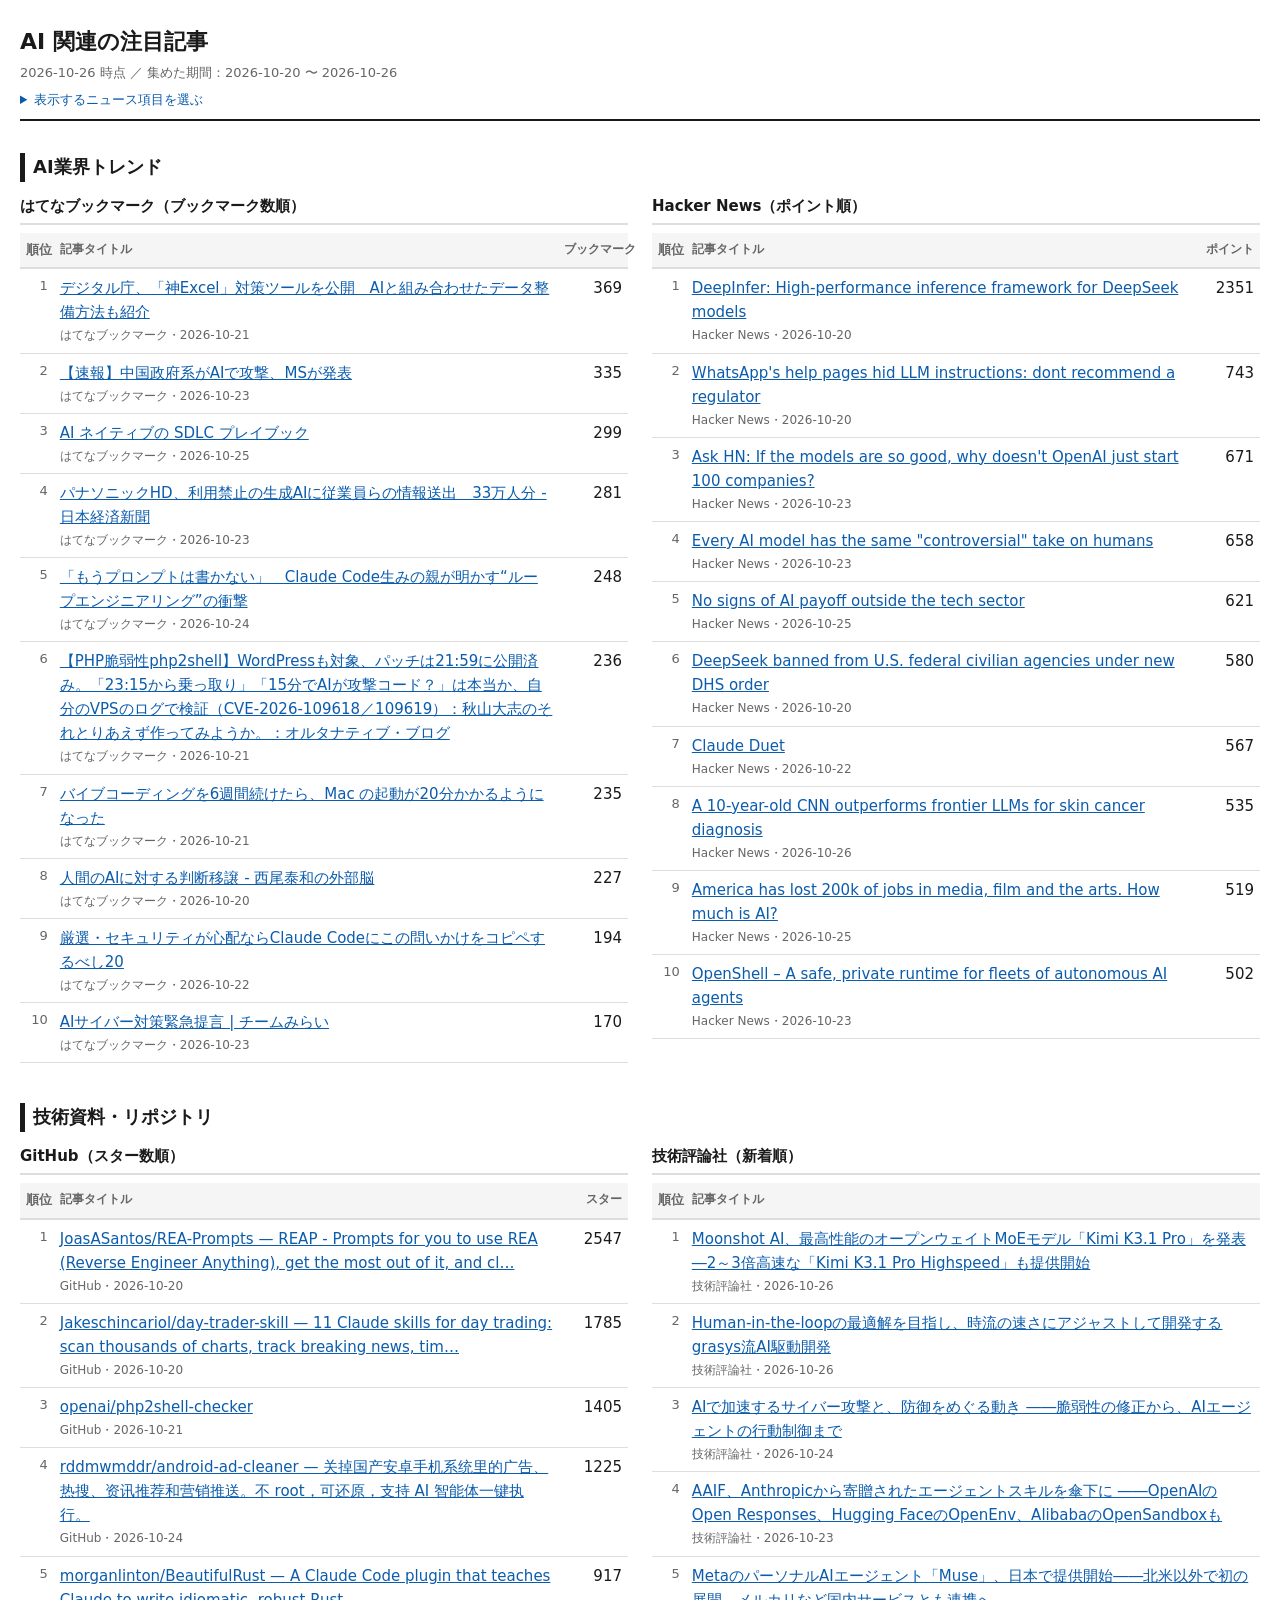
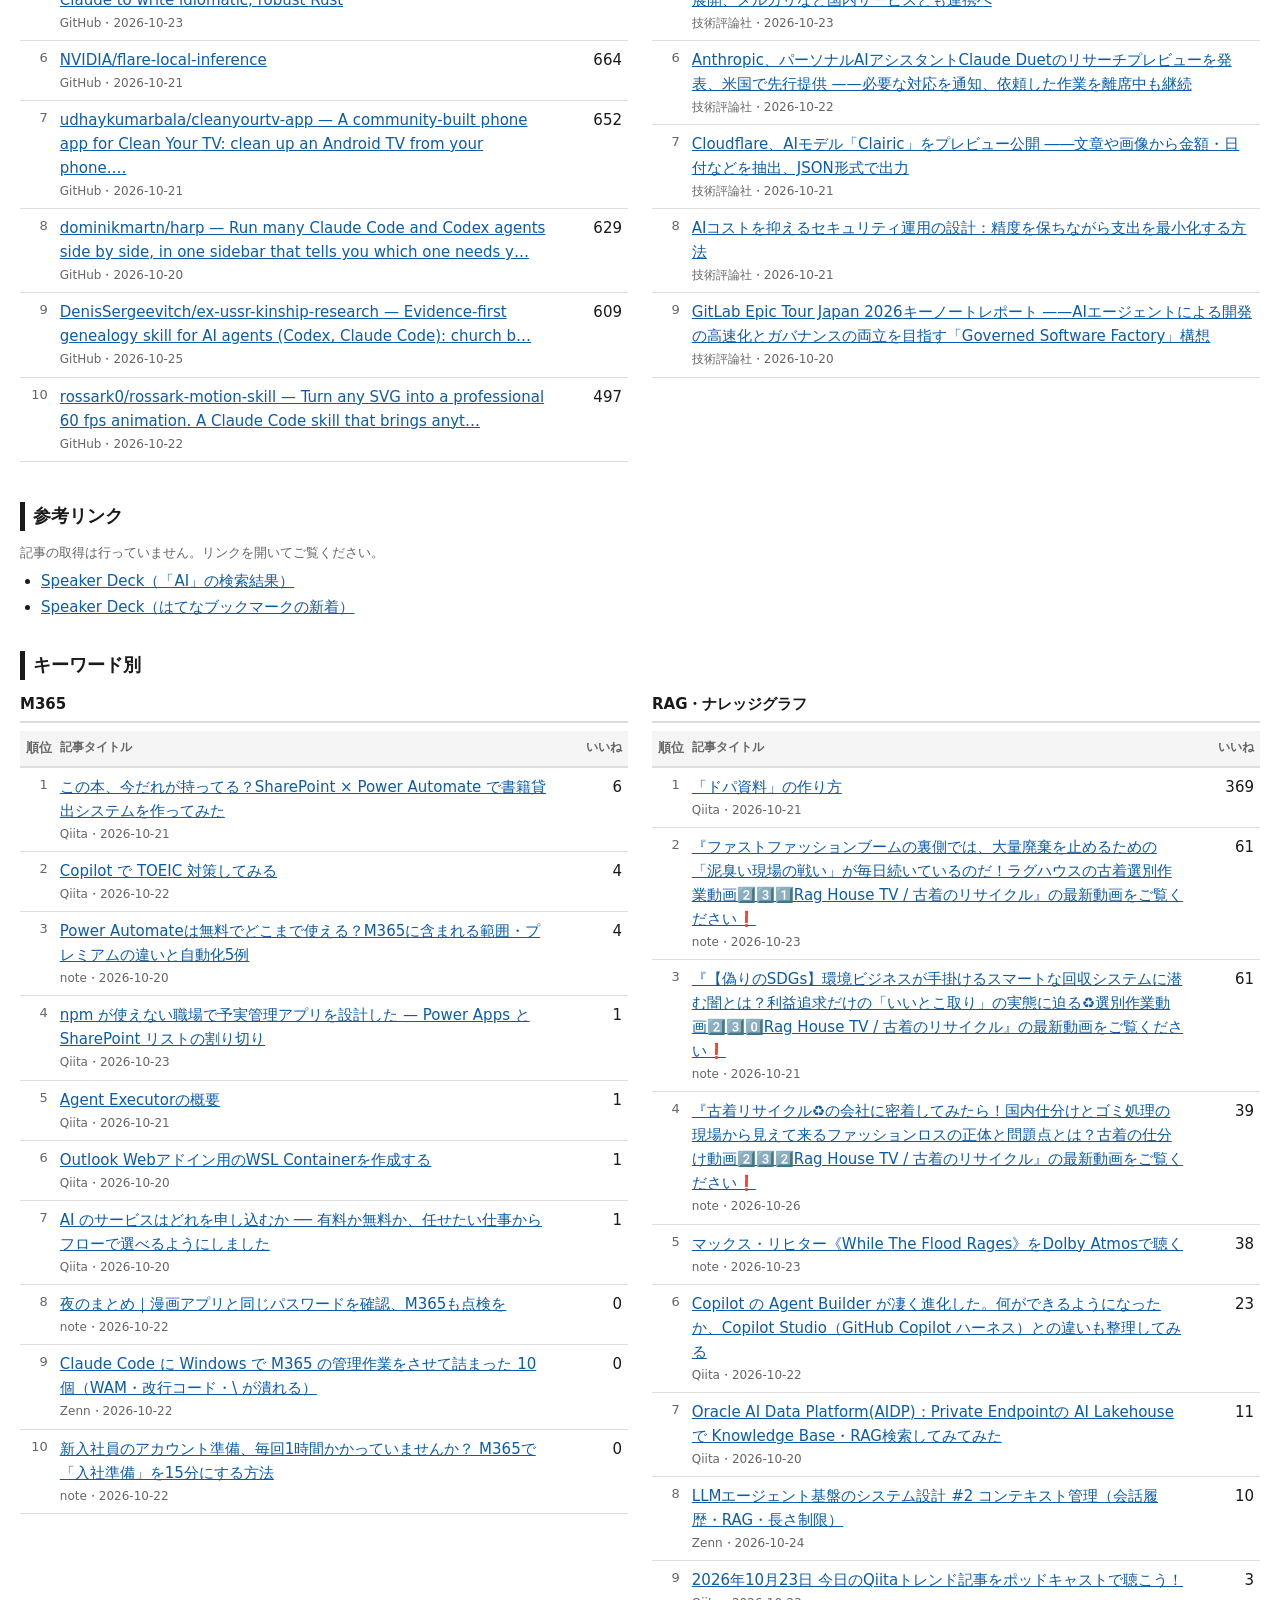
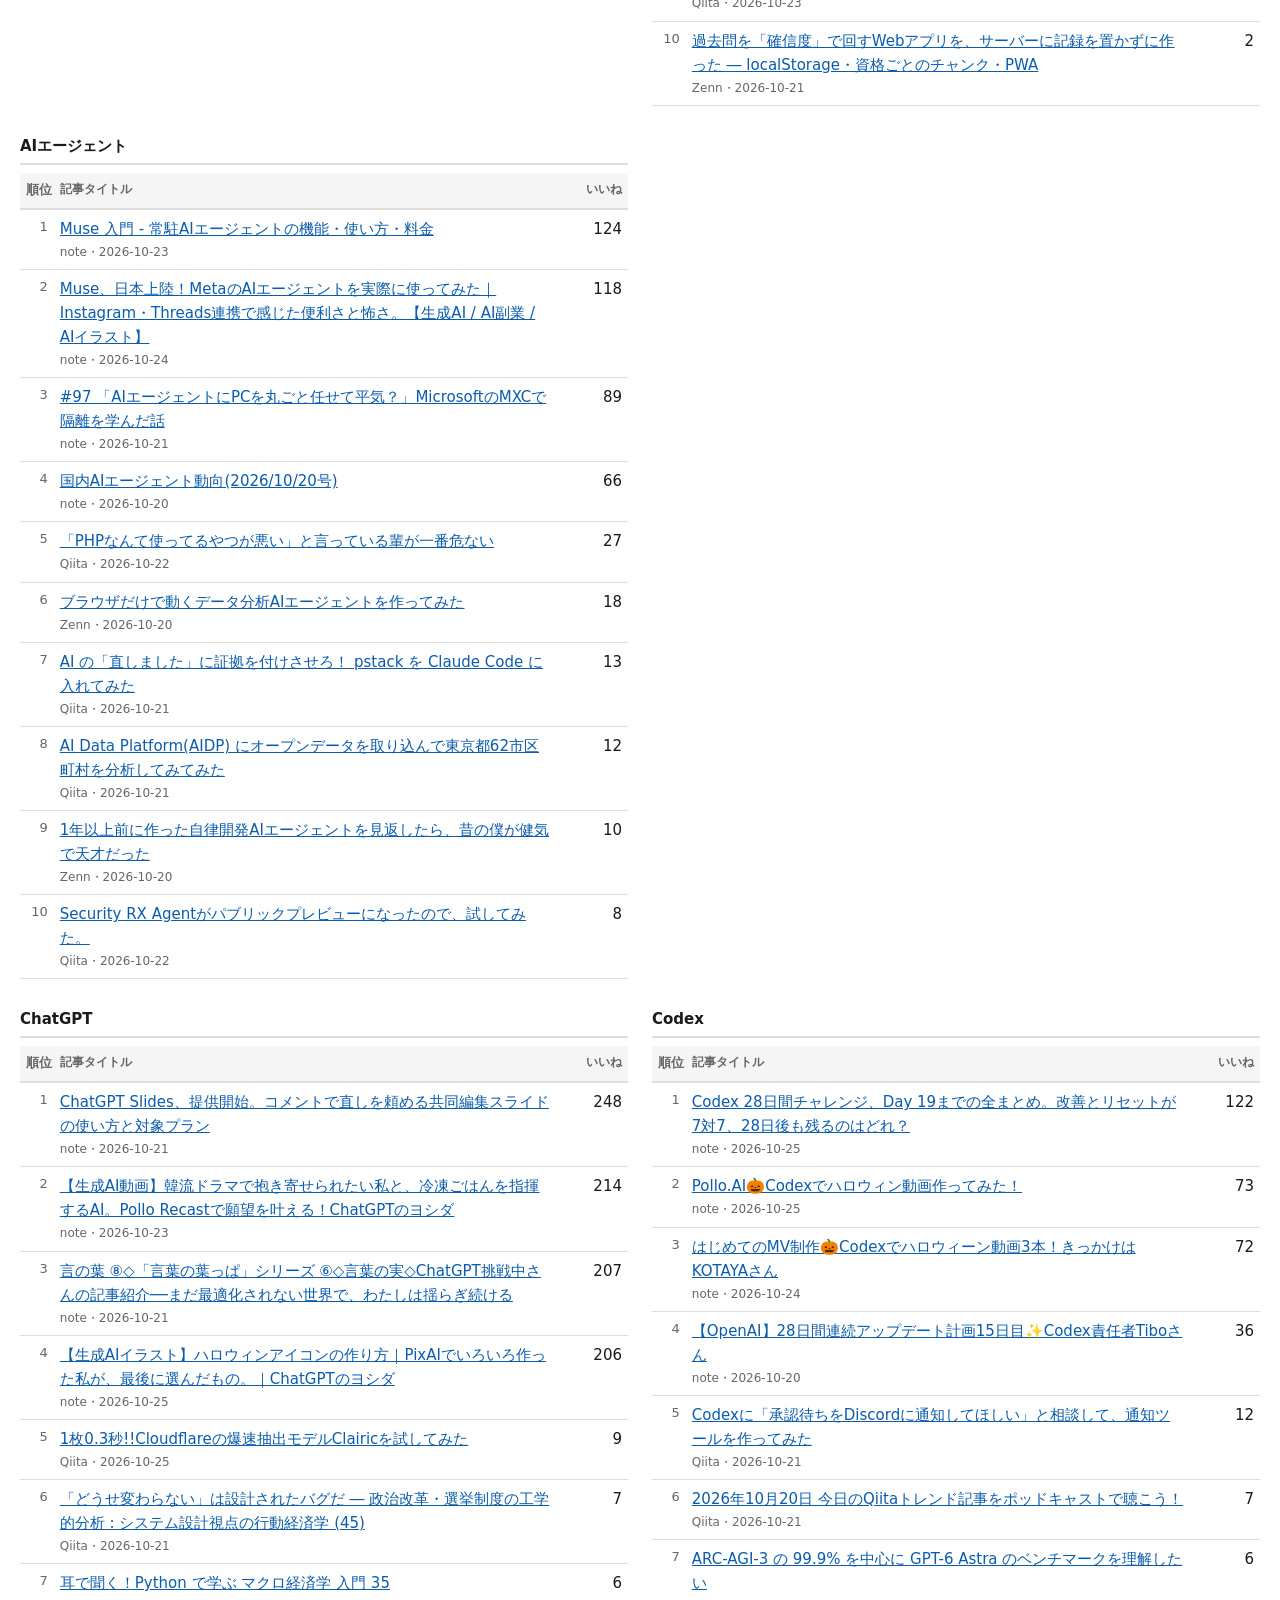
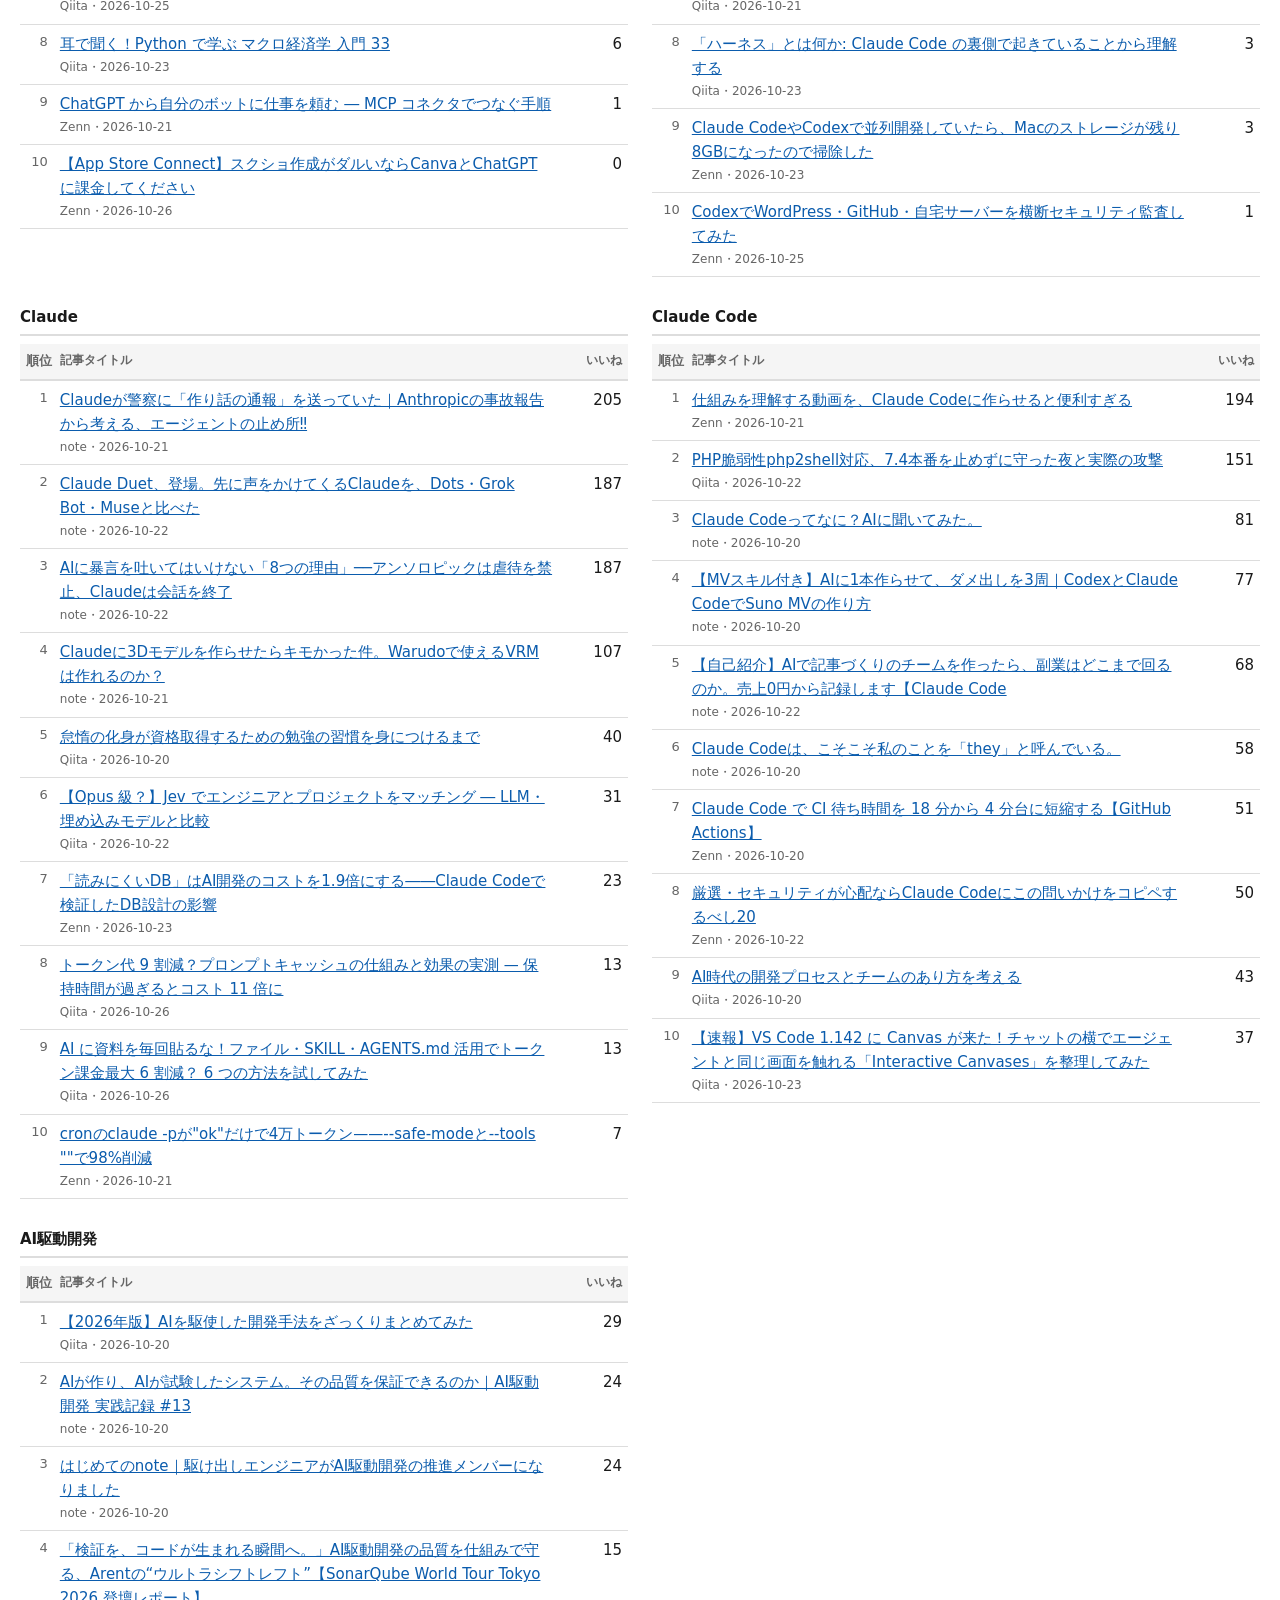
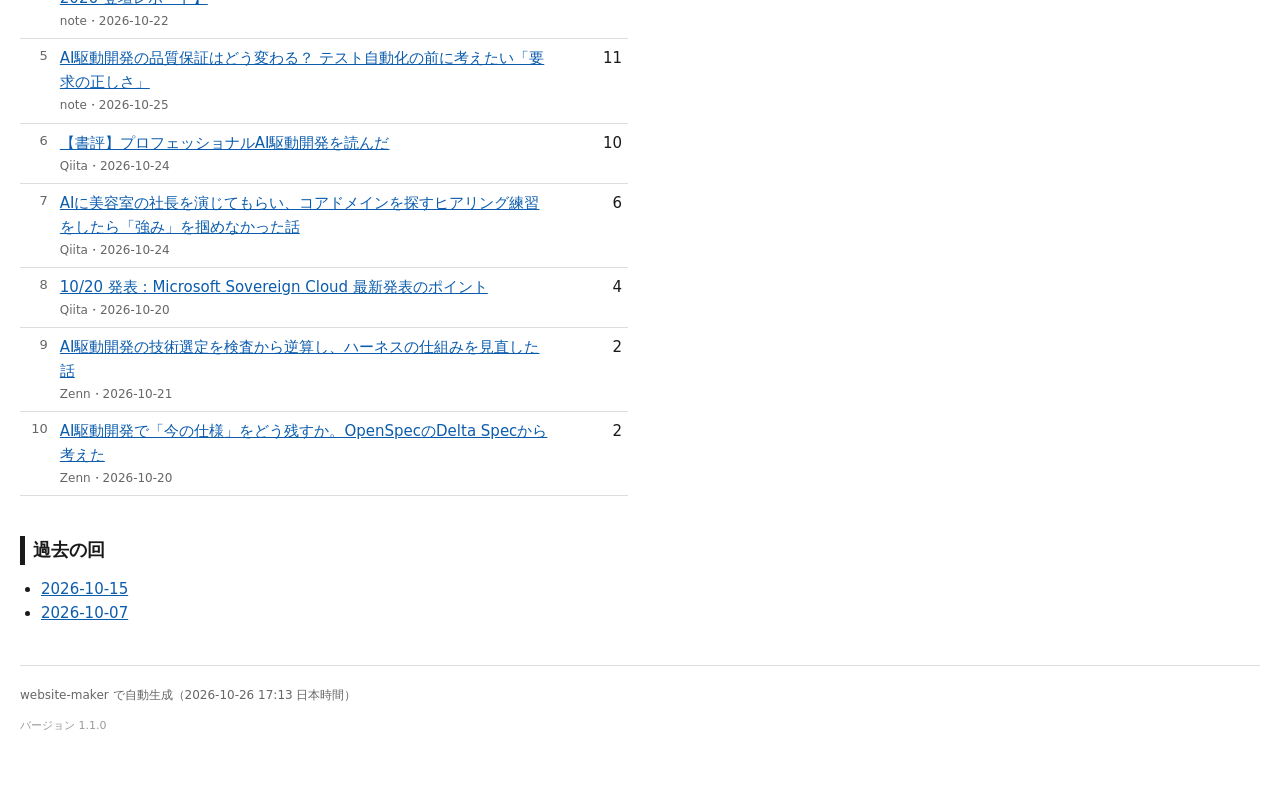
<file: docs/index.html>
<!DOCTYPE html>
<html lang="ja">
<head>
<meta charset="utf-8">
<meta name="viewport" content="width=device-width, initial-scale=1">
<title>週刊AIトレンドニュース</title>
<link rel="stylesheet" href="assets/style.css">
<link rel="icon" href="assets/favicon.ico" sizes="any">
<link rel="icon" href="assets/favicon.svg" type="image/svg+xml">
</head>
<body>
<header>
  <h1>AI 関連の注目記事</h1>
  <p class="period">
    2026-10-26 時点 ／ 集めた期間：2026-10-20 〜 2026-10-26
  </p>  <details class="table-toggle" id="table-toggle" hidden>
    <summary>表示するニュース項目を選ぶ<span class="table-toggle-count" data-toggle-count></span></summary>
    <div class="table-toggle-body">
      <fieldset>
<legend>AI業界トレンド</legend>        <label><input type="checkbox" value="はてなブックマーク（ブックマーク数順）" checked> はてなブックマーク（ブックマーク数順）</label>
        <label><input type="checkbox" value="Hacker News（ポイント順）" checked> Hacker News（ポイント順）</label>
      </fieldset>
      <fieldset>
<legend>技術資料・リポジトリ</legend>        <label><input type="checkbox" value="GitHub（スター数順）" checked> GitHub（スター数順）</label>
        <label><input type="checkbox" value="技術評論社（新着順）" checked> 技術評論社（新着順）</label>
      </fieldset>
      <fieldset>
        <label><input type="checkbox" value="参考リンク" checked> 参考リンク</label>
      </fieldset>
      <fieldset>
<legend>キーワード別</legend>        <label><input type="checkbox" value="M365" checked> M365</label>
        <label><input type="checkbox" value="RAG・ナレッジグラフ" checked> RAG・ナレッジグラフ</label>
        <label><input type="checkbox" value="AIエージェント" checked> AIエージェント</label>
        <label><input type="checkbox" value="ChatGPT" checked> ChatGPT</label>
        <label><input type="checkbox" value="Codex" checked> Codex</label>
        <label><input type="checkbox" value="Claude" checked> Claude</label>
        <label><input type="checkbox" value="Claude Code" checked> Claude Code</label>
        <label><input type="checkbox" value="AI駆動開発" checked> AI駆動開発</label>
      </fieldset>
      <p class="table-toggle-actions"><button type="button" data-toggle-reset>すべて表示に戻す</button></p>
      <p class="note-plain">この設定は、お使いのブラウザにだけ保存されます（どこにも送りません）。</p>
      <p class="note-plain" data-toggle-unsaved hidden>このブラウザでは設定を保存できません。ページを開き直すと、すべて表示に戻ります。</p>
    </div>
  </details>
</header>

<main>  <section class="table-group">
    <h2>AI業界トレンド</h2>
    <div class="grid">
      <div class="card" data-table="はてなブックマーク（ブックマーク数順）">
<h3>はてなブックマーク（ブックマーク数順）</h3>          <table>
    <thead>
      <tr>
        <th class="col-rank">順位</th>
        <th class="col-title">記事タイトル</th>        <th class="col-score">ブックマーク</th>
      </tr>
    </thead>
    <tbody>
      <tr>
        <td class="col-rank">1</td>
        <td class="col-title">
          <a href="https://www.itmedia.co.jp/aiplus/article/2610/21/2000002475/" target="_blank" rel="noopener noreferrer">デジタル庁、「神Excel」対策ツールを公開　AIと組み合わせたデータ整備方法も紹介</a><span class="meta">はてなブックマーク・2026-10-21</span>
        </td>
        <td class="col-score">369</td>
      </tr>
      <tr>
        <td class="col-rank">2</td>
        <td class="col-title">
          <a href="https://www.47news.jp/15123221.html" target="_blank" rel="noopener noreferrer">【速報】中国政府系がAIで攻撃、MSが発表</a><span class="meta">はてなブックマーク・2026-10-23</span>
        </td>
        <td class="col-score">335</td>
      </tr>
      <tr>
        <td class="col-rank">3</td>
        <td class="col-title">
          <a href="https://claude.com/ja/resources/articles/the-ai-native-sdlc-playbook" target="_blank" rel="noopener noreferrer">AI ネイティブの SDLC プレイブック</a><span class="meta">はてなブックマーク・2026-10-25</span>
        </td>
        <td class="col-score">299</td>
      </tr>
      <tr>
        <td class="col-rank">4</td>
        <td class="col-title">
          <a href="https://www.nikkei.com/article/DGXZQOUF237Z60T21C26A0000000/" target="_blank" rel="noopener noreferrer">パナソニックHD、利用禁止の生成AIに従業員らの情報送出　33万人分 - 日本経済新聞</a><span class="meta">はてなブックマーク・2026-10-23</span>
        </td>
        <td class="col-score">281</td>
      </tr>
      <tr>
        <td class="col-rank">5</td>
        <td class="col-title">
          <a href="https://www.itmedia.co.jp/business/articles/2610/24/news009.html" target="_blank" rel="noopener noreferrer">「もうプロンプトは書かない」　Claude Code生みの親が明かす“ループエンジニアリング”の衝撃</a><span class="meta">はてなブックマーク・2026-10-24</span>
        </td>
        <td class="col-score">248</td>
      </tr>
      <tr>
        <td class="col-rank">6</td>
        <td class="col-title">
          <a href="https://blogs.itmedia.co.jp/agile/2026/10/php2shell_cve_2026_109618_panic.html" target="_blank" rel="noopener noreferrer">【PHP脆弱性php2shell】WordPressも対象、パッチは21:59に公開済み。「23:15から乗っ取り」「15分でAIが攻撃コード？」は本当か、自分のVPSのログで検証（CVE-2026-109618／109619）：秋山大志のそれとりあえず作ってみようか。：オルタナティブ・ブログ</a><span class="meta">はてなブックマーク・2026-10-21</span>
        </td>
        <td class="col-score">236</td>
      </tr>
      <tr>
        <td class="col-rank">7</td>
        <td class="col-title">
          <a href="https://zenn.dev/singularity/articles/vibe-coding-mac-boot-20min" target="_blank" rel="noopener noreferrer">バイブコーディングを6週間続けたら、Mac の起動が20分かかるようになった</a><span class="meta">はてなブックマーク・2026-10-21</span>
        </td>
        <td class="col-score">235</td>
      </tr>
      <tr>
        <td class="col-rank">8</td>
        <td class="col-title">
          <a href="https://scrapbox.io/nishio/%E4%BA%BA%E9%96%93%E3%81%AEAI%E3%81%AB%E5%AF%BE%E3%81%99%E3%82%8B%E5%88%A4%E6%96%AD%E7%A7%BB%E8%AD%B2" target="_blank" rel="noopener noreferrer">人間のAIに対する判断移譲 - 西尾泰和の外部脳</a><span class="meta">はてなブックマーク・2026-10-20</span>
        </td>
        <td class="col-score">227</td>
      </tr>
      <tr>
        <td class="col-rank">9</td>
        <td class="col-title">
          <a href="https://zenn.dev/yuiseki/articles/54b01670841898" target="_blank" rel="noopener noreferrer">厳選・セキュリティが心配ならClaude Codeにこの問いかけをコピペするべし20</a><span class="meta">はてなブックマーク・2026-10-22</span>
        </td>
        <td class="col-score">194</td>
      </tr>
      <tr>
        <td class="col-rank">10</td>
        <td class="col-title">
          <a href="https://team-mir.ai/lp/ai-cybersecurity/proposal.html" target="_blank" rel="noopener noreferrer">AIサイバー対策緊急提言 | チームみらい</a><span class="meta">はてなブックマーク・2026-10-23</span>
        </td>
        <td class="col-score">170</td>
      </tr>
    </tbody>
  </table>

      </div>
      <div class="card" data-table="Hacker News（ポイント順）">
<h3>Hacker News（ポイント順）</h3>          <table>
    <thead>
      <tr>
        <th class="col-rank">順位</th>
        <th class="col-title">記事タイトル</th>        <th class="col-score">ポイント</th>
      </tr>
    </thead>
    <tbody>
      <tr>
        <td class="col-rank">1</td>
        <td class="col-title">
          <a href="https://github.com/deepseek-ai/DeepInfer" target="_blank" rel="noopener noreferrer">DeepInfer: High-performance inference framework for DeepSeek models</a><span class="meta">Hacker News・2026-10-20</span>
        </td>
        <td class="col-score">2351</td>
      </tr>
      <tr>
        <td class="col-rank">2</td>
        <td class="col-title">
          <a href="https://redact.dev/blog/whatsapp-help-pages-hidden-ai-instructions" target="_blank" rel="noopener noreferrer">WhatsApp&#39;s help pages hid LLM instructions: dont recommend a regulator</a><span class="meta">Hacker News・2026-10-20</span>
        </td>
        <td class="col-score">743</td>
      </tr>
      <tr>
        <td class="col-rank">3</td>
        <td class="col-title">
          <a href="https://news.ycombinator.com/item?id=50200997" target="_blank" rel="noopener noreferrer">Ask HN: If the models are so good, why doesn&#39;t OpenAI just start 100 companies?</a><span class="meta">Hacker News・2026-10-23</span>
        </td>
        <td class="col-score">671</td>
      </tr>
      <tr>
        <td class="col-rank">4</td>
        <td class="col-title">
          <a href="https://www.modelcompare.ai/blog/ai-models-controversial-take-on-humans" target="_blank" rel="noopener noreferrer">Every AI model has the same &#34;controversial&#34; take on humans</a><span class="meta">Hacker News・2026-10-23</span>
        </td>
        <td class="col-score">658</td>
      </tr>
      <tr>
        <td class="col-rank">5</td>
        <td class="col-title">
          <a href="https://www.apollo.com/wealth/insights-news/insights/daily-spark/no-signs-of-ai-payoff-outside-the-tech-sector" target="_blank" rel="noopener noreferrer">No signs of AI payoff outside the tech sector</a><span class="meta">Hacker News・2026-10-25</span>
        </td>
        <td class="col-score">621</td>
      </tr>
      <tr>
        <td class="col-rank">6</td>
        <td class="col-title">
          <a href="https://www.reuters.com/technology/us-banning-chinese-ai-deepseek-government-agency-it-systems-2026-10-19/" target="_blank" rel="noopener noreferrer">DeepSeek banned from U.S. federal civilian agencies under new DHS order</a><span class="meta">Hacker News・2026-10-20</span>
        </td>
        <td class="col-score">580</td>
      </tr>
      <tr>
        <td class="col-rank">7</td>
        <td class="col-title">
          <a href="https://claude.com/product/claude-duet" target="_blank" rel="noopener noreferrer">Claude Duet</a><span class="meta">Hacker News・2026-10-22</span>
        </td>
        <td class="col-score">567</td>
      </tr>
      <tr>
        <td class="col-rank">8</td>
        <td class="col-title">
          <a href="https://lynchlab.net/llm-skin-cancer" target="_blank" rel="noopener noreferrer">A 10-year-old CNN outperforms frontier LLMs for skin cancer diagnosis</a><span class="meta">Hacker News・2026-10-26</span>
        </td>
        <td class="col-score">535</td>
      </tr>
      <tr>
        <td class="col-rank">9</td>
        <td class="col-title">
          <a href="https://www.apricitas.io/p/ai-and-the-fall-of-the-creative-class" target="_blank" rel="noopener noreferrer">America has lost 200k of jobs in media, film and the arts. How much is AI?</a><span class="meta">Hacker News・2026-10-25</span>
        </td>
        <td class="col-score">519</td>
      </tr>
      <tr>
        <td class="col-rank">10</td>
        <td class="col-title">
          <a href="https://github.com/NVIDIA/OpenShell" target="_blank" rel="noopener noreferrer">OpenShell – A safe, private runtime for fleets of autonomous AI agents</a><span class="meta">Hacker News・2026-10-23</span>
        </td>
        <td class="col-score">502</td>
      </tr>
    </tbody>
  </table>

      </div>
    </div>
  </section>
  <section class="table-group">
    <h2>技術資料・リポジトリ</h2>
    <div class="grid">
      <div class="card" data-table="GitHub（スター数順）">
<h3>GitHub（スター数順）</h3>          <table>
    <thead>
      <tr>
        <th class="col-rank">順位</th>
        <th class="col-title">記事タイトル</th>        <th class="col-score">スター</th>
      </tr>
    </thead>
    <tbody>
      <tr>
        <td class="col-rank">1</td>
        <td class="col-title">
          <a href="https://github.com/JoasASantos/REA-Prompts" target="_blank" rel="noopener noreferrer">JoasASantos/REA-Prompts — REAP - Prompts for you to use REA (Reverse Engineer Anything), get the most out of it, and cl…</a><span class="meta">GitHub・2026-10-20</span>
        </td>
        <td class="col-score">2547</td>
      </tr>
      <tr>
        <td class="col-rank">2</td>
        <td class="col-title">
          <a href="https://github.com/Jakeschincariol/day-trader-skill" target="_blank" rel="noopener noreferrer">Jakeschincariol/day-trader-skill — 11 Claude skills for day trading: scan thousands of charts, track breaking news, tim…</a><span class="meta">GitHub・2026-10-20</span>
        </td>
        <td class="col-score">1785</td>
      </tr>
      <tr>
        <td class="col-rank">3</td>
        <td class="col-title">
          <a href="https://github.com/openai/php2shell-checker" target="_blank" rel="noopener noreferrer">openai/php2shell-checker</a><span class="meta">GitHub・2026-10-21</span>
        </td>
        <td class="col-score">1405</td>
      </tr>
      <tr>
        <td class="col-rank">4</td>
        <td class="col-title">
          <a href="https://github.com/rddmwmddr/android-ad-cleaner" target="_blank" rel="noopener noreferrer">rddmwmddr/android-ad-cleaner — 关掉国产安卓手机系统里的广告、热搜、资讯推荐和营销推送。不 root，可还原，支持 AI 智能体一键执行。</a><span class="meta">GitHub・2026-10-24</span>
        </td>
        <td class="col-score">1225</td>
      </tr>
      <tr>
        <td class="col-rank">5</td>
        <td class="col-title">
          <a href="https://github.com/morganlinton/BeautifulRust" target="_blank" rel="noopener noreferrer">morganlinton/BeautifulRust — A Claude Code plugin that teaches Claude to write idiomatic, robust Rust</a><span class="meta">GitHub・2026-10-23</span>
        </td>
        <td class="col-score">917</td>
      </tr>
      <tr>
        <td class="col-rank">6</td>
        <td class="col-title">
          <a href="https://github.com/NVIDIA/flare-local-inference" target="_blank" rel="noopener noreferrer">NVIDIA/flare-local-inference</a><span class="meta">GitHub・2026-10-21</span>
        </td>
        <td class="col-score">664</td>
      </tr>
      <tr>
        <td class="col-rank">7</td>
        <td class="col-title">
          <a href="https://github.com/udhaykumarbala/cleanyourtv-app" target="_blank" rel="noopener noreferrer">udhaykumarbala/cleanyourtv-app — A community-built phone app for Clean Your TV: clean up an Android TV from your phone.…</a><span class="meta">GitHub・2026-10-21</span>
        </td>
        <td class="col-score">652</td>
      </tr>
      <tr>
        <td class="col-rank">8</td>
        <td class="col-title">
          <a href="https://github.com/dominikmartn/harp" target="_blank" rel="noopener noreferrer">dominikmartn/harp — Run many Claude Code and Codex agents side by side, in one sidebar that tells you which one needs y…</a><span class="meta">GitHub・2026-10-20</span>
        </td>
        <td class="col-score">629</td>
      </tr>
      <tr>
        <td class="col-rank">9</td>
        <td class="col-title">
          <a href="https://github.com/DenisSergeevitch/ex-ussr-kinship-research" target="_blank" rel="noopener noreferrer">DenisSergeevitch/ex-ussr-kinship-research — Evidence-first genealogy skill for AI agents (Codex, Claude Code): church b…</a><span class="meta">GitHub・2026-10-25</span>
        </td>
        <td class="col-score">609</td>
      </tr>
      <tr>
        <td class="col-rank">10</td>
        <td class="col-title">
          <a href="https://github.com/rossark0/rossark-motion-skill" target="_blank" rel="noopener noreferrer">rossark0/rossark-motion-skill — Turn any SVG into a professional 60 fps animation. A Claude Code skill that brings anyt…</a><span class="meta">GitHub・2026-10-22</span>
        </td>
        <td class="col-score">497</td>
      </tr>
    </tbody>
  </table>

      </div>
      <div class="card" data-table="技術評論社（新着順）">
<h3>技術評論社（新着順）</h3>          <table>
    <thead>
      <tr>
        <th class="col-rank">順位</th>
        <th class="col-title">記事タイトル</th>      </tr>
    </thead>
    <tbody>
      <tr>
        <td class="col-rank">1</td>
        <td class="col-title">
          <a href="https://gihyo.jp/article/2026/10/kimi-k3-1-pro" target="_blank" rel="noopener noreferrer">Moonshot AI、最高性能のオープンウェイトMoEモデル「Kimi K3.1 Pro」を発表 ―2～3倍高速な「Kimi K3.1 Pro Highspeed」も提供開始</a><span class="meta">技術評論社・2026-10-26</span>
        </td>
      </tr>
      <tr>
        <td class="col-rank">2</td>
        <td class="col-title">
          <a href="https://gihyo.jp/article/2026/10/grasys-02" target="_blank" rel="noopener noreferrer">Human-in-the-loopの最適解を目指し、時流の速さにアジャストして開発するgrasys流AI駆動開発</a><span class="meta">技術評論社・2026-10-26</span>
        </td>
      </tr>
      <tr>
        <td class="col-rank">3</td>
        <td class="col-title">
          <a href="https://gihyo.jp/article/2026/10/ai-security-defense" target="_blank" rel="noopener noreferrer">AIで加速するサイバー攻撃と、防御をめぐる動き ――脆弱性の修正から、AIエージェントの行動制御まで</a><span class="meta">技術評論社・2026-10-24</span>
        </td>
      </tr>
      <tr>
        <td class="col-rank">4</td>
        <td class="col-title">
          <a href="https://gihyo.jp/article/2026/10/agent-skills-to-aaif" target="_blank" rel="noopener noreferrer">AAIF、Anthropicから寄贈されたエージェントスキルを傘下に ――OpenAIのOpen Responses、Hugging FaceのOpenEnv、AlibabaのOpenSandboxも</a><span class="meta">技術評論社・2026-10-23</span>
        </td>
      </tr>
      <tr>
        <td class="col-rank">5</td>
        <td class="col-title">
          <a href="https://gihyo.jp/article/2026/10/muse-launches-in-japan" target="_blank" rel="noopener noreferrer">MetaのパーソナルAIエージェント「Muse」、日本で提供開始――北米以外で初の展開、メルカリなど国内サービスとも連携へ</a><span class="meta">技術評論社・2026-10-23</span>
        </td>
      </tr>
      <tr>
        <td class="col-rank">6</td>
        <td class="col-title">
          <a href="https://gihyo.jp/article/2026/10/claude-duet" target="_blank" rel="noopener noreferrer">Anthropic、パーソナルAIアシスタントClaude Duetのリサーチプレビューを発表、米国で先行提供 ——必要な対応を通知、依頼した作業を離席中も継続</a><span class="meta">技術評論社・2026-10-22</span>
        </td>
      </tr>
      <tr>
        <td class="col-rank">7</td>
        <td class="col-title">
          <a href="https://gihyo.jp/article/2026/10/clairic" target="_blank" rel="noopener noreferrer">Cloudflare、AIモデル「Clairic」をプレビュー公開 ――文章や画像から金額・日付などを抽出、JSON形式で出力</a><span class="meta">技術評論社・2026-10-21</span>
        </td>
      </tr>
      <tr>
        <td class="col-rank">8</td>
        <td class="col-title">
          <a href="https://gihyo.jp/article/2026/10/ai-security-cost-reduction" target="_blank" rel="noopener noreferrer">AIコストを抑えるセキュリティ運用の設計：精度を保ちながら支出を最小化する方法</a><span class="meta">技術評論社・2026-10-21</span>
        </td>
      </tr>
      <tr>
        <td class="col-rank">9</td>
        <td class="col-title">
          <a href="https://gihyo.jp/article/2026/10/gitlab-epic-tour-japan-2026-keynote-report" target="_blank" rel="noopener noreferrer">GitLab Epic Tour Japan 2026キーノートレポート ——AIエージェントによる開発の高速化とガバナンスの両立を目指す「Governed Software Factory」構想</a><span class="meta">技術評論社・2026-10-20</span>
        </td>
      </tr>
    </tbody>
  </table>

      </div>
    </div>
  </section>
  <section class="reference-links" data-table="参考リンク">
    <h2>参考リンク</h2>
    <p class="note-plain">記事の取得は行っていません。リンクを開いてご覧ください。</p>
    <ul>
      <li><a href="https://speakerdeck.com/search?q=AI" target="_blank" rel="noopener noreferrer">Speaker Deck（「AI」の検索結果）</a></li>
      <li><a href="https://b.hatena.ne.jp/site/speakerdeck.com/" target="_blank" rel="noopener noreferrer">Speaker Deck（はてなブックマークの新着）</a></li>
    </ul>
  </section>
  <section class="table-group">
    <h2>キーワード別</h2>
    <div class="grid">
      <div class="card" data-table="M365">
        <h3>M365</h3>
  <table>
    <thead>
      <tr>
        <th class="col-rank">順位</th>
        <th class="col-title">記事タイトル</th>        <th class="col-score">いいね</th>
      </tr>
    </thead>
    <tbody>
      <tr>
        <td class="col-rank">1</td>
        <td class="col-title">
          <a href="https://qiita.com/KoheiKushida/items/efd3bbc324fec6e3c18e" target="_blank" rel="noopener noreferrer">この本、今だれが持ってる？SharePoint × Power Automate で書籍貸出システムを作ってみた</a><span class="meta">Qiita・2026-10-21</span>
        </td>
        <td class="col-score">6</td>
      </tr>
      <tr>
        <td class="col-rank">2</td>
        <td class="col-title">
          <a href="https://qiita.com/masakichiXO/items/1b4bb5191463bc35f600" target="_blank" rel="noopener noreferrer">Copilot で TOEIC 対策してみる</a><span class="meta">Qiita・2026-10-22</span>
        </td>
        <td class="col-score">4</td>
      </tr>
      <tr>
        <td class="col-rank">3</td>
        <td class="col-title">
          <a href="https://note.com/take_masa22/n/n78847d2abfea" target="_blank" rel="noopener noreferrer">Power Automateは無料でどこまで使える？M365に含まれる範囲・プレミアムの違いと自動化5例</a><span class="meta">note・2026-10-20</span>
        </td>
        <td class="col-score">4</td>
      </tr>
      <tr>
        <td class="col-rank">4</td>
        <td class="col-title">
          <a href="https://qiita.com/andknj-front/items/2c0e5046a827d97182bb" target="_blank" rel="noopener noreferrer">npm が使えない職場で予実管理アプリを設計した — Power Apps と SharePoint リストの割り切り</a><span class="meta">Qiita・2026-10-23</span>
        </td>
        <td class="col-score">1</td>
      </tr>
      <tr>
        <td class="col-rank">5</td>
        <td class="col-title">
          <a href="https://qiita.com/yosshi_/items/0aafd51eaae9c387af4e" target="_blank" rel="noopener noreferrer">Agent Executorの概要</a><span class="meta">Qiita・2026-10-21</span>
        </td>
        <td class="col-score">1</td>
      </tr>
      <tr>
        <td class="col-rank">6</td>
        <td class="col-title">
          <a href="https://qiita.com/gokabo/items/8e58dfb2f5b49969971b" target="_blank" rel="noopener noreferrer">Outlook Webアドイン用のWSL Containerを作成する</a><span class="meta">Qiita・2026-10-20</span>
        </td>
        <td class="col-score">1</td>
      </tr>
      <tr>
        <td class="col-rank">7</td>
        <td class="col-title">
          <a href="https://qiita.com/chooser/items/835f0458f513d4161224" target="_blank" rel="noopener noreferrer">AI のサービスはどれを申し込むか ── 有料か無料か、任せたい仕事からフローで選べるようにしました</a><span class="meta">Qiita・2026-10-20</span>
        </td>
        <td class="col-score">1</td>
      </tr>
      <tr>
        <td class="col-rank">8</td>
        <td class="col-title">
          <a href="https://note.com/secmane/n/n80aa33e9ddda" target="_blank" rel="noopener noreferrer">夜のまとめ｜漫画アプリと同じパスワードを確認、M365も点検を</a><span class="meta">note・2026-10-22</span>
        </td>
        <td class="col-score">0</td>
      </tr>
      <tr>
        <td class="col-rank">9</td>
        <td class="col-title">
          <a href="https://zenn.dev/it_templates/articles/d9c71a70cb6365" target="_blank" rel="noopener noreferrer">Claude Code に Windows で M365 の管理作業をさせて詰まった 10 個（WAM・改行コード・\ が潰れる）</a><span class="meta">Zenn・2026-10-22</span>
        </td>
        <td class="col-score">0</td>
      </tr>
      <tr>
        <td class="col-rank">10</td>
        <td class="col-title">
          <a href="https://note.com/hanapartner/n/n482d27fc6bc2" target="_blank" rel="noopener noreferrer">新入社員のアカウント準備、毎回1時間かかっていませんか？ M365で「入社準備」を15分にする方法</a><span class="meta">note・2026-10-22</span>
        </td>
        <td class="col-score">0</td>
      </tr>
    </tbody>
  </table>
      </div>
      <div class="card" data-table="RAG・ナレッジグラフ">
        <h3>RAG・ナレッジグラフ</h3>
  <table>
    <thead>
      <tr>
        <th class="col-rank">順位</th>
        <th class="col-title">記事タイトル</th>        <th class="col-score">いいね</th>
      </tr>
    </thead>
    <tbody>
      <tr>
        <td class="col-rank">1</td>
        <td class="col-title">
          <a href="https://qiita.com/kikuziro/items/b6a0743b070d7320c36d" target="_blank" rel="noopener noreferrer">「ドパ資料」の作り方</a><span class="meta">Qiita・2026-10-21</span>
        </td>
        <td class="col-score">369</td>
      </tr>
      <tr>
        <td class="col-rank">2</td>
        <td class="col-title">
          <a href="https://note.com/raghousetv/n/ncc4c8288389e" target="_blank" rel="noopener noreferrer">『ファストファッションブームの裏側では、大量廃棄を止めるための「泥臭い現場の戦い」が毎日続いているのだ！ラグハウスの古着選別作業動画2️⃣3️⃣1️⃣Rag House TV / 古着のリサイクル』の最新動画をご覧ください❗</a><span class="meta">note・2026-10-23</span>
        </td>
        <td class="col-score">61</td>
      </tr>
      <tr>
        <td class="col-rank">3</td>
        <td class="col-title">
          <a href="https://note.com/raghousetv/n/n930cc9ba000d" target="_blank" rel="noopener noreferrer">『【偽りのSDGs】環境ビジネスが手掛けるスマートな回収システムに潜む闇とは？利益追求だけの「いいとこ取り」の実態に迫る♻️選別作業動画2️⃣3️⃣0️⃣Rag House TV / 古着のリサイクル』の最新動画をご覧ください❗</a><span class="meta">note・2026-10-21</span>
        </td>
        <td class="col-score">61</td>
      </tr>
      <tr>
        <td class="col-rank">4</td>
        <td class="col-title">
          <a href="https://note.com/raghousetv/n/n8cbcb5a20f61" target="_blank" rel="noopener noreferrer">『古着リサイクル♻️の会社に密着してみたら！国内仕分けとゴミ処理の現場から見えて来るファッションロスの正体と問題点とは？古着の仕分け動画2️⃣3️⃣2️⃣Rag House TV / 古着のリサイクル』の最新動画をご覧ください❗</a><span class="meta">note・2026-10-26</span>
        </td>
        <td class="col-score">39</td>
      </tr>
      <tr>
        <td class="col-rank">5</td>
        <td class="col-title">
          <a href="https://note.com/picolist/n/nf67cc271b573" target="_blank" rel="noopener noreferrer">マックス・リヒター《While The Flood Rages》をDolby Atmosで聴く</a><span class="meta">note・2026-10-23</span>
        </td>
        <td class="col-score">38</td>
      </tr>
      <tr>
        <td class="col-rank">6</td>
        <td class="col-title">
          <a href="https://qiita.com/Takashi_Masumori/items/c559b0291db39b2169c1" target="_blank" rel="noopener noreferrer">Copilot の Agent Builder が凄く進化した。何ができるようになったか、Copilot Studio（GitHub Copilot ハーネス）との違いも整理してみる</a><span class="meta">Qiita・2026-10-22</span>
        </td>
        <td class="col-score">23</td>
      </tr>
      <tr>
        <td class="col-rank">7</td>
        <td class="col-title">
          <a href="https://qiita.com/shirok/items/8dd19291f959da310c99" target="_blank" rel="noopener noreferrer">Oracle AI Data Platform(AIDP)：Private Endpointの AI Lakehouseで Knowledge Base・RAG検索してみてみた</a><span class="meta">Qiita・2026-10-20</span>
        </td>
        <td class="col-score">11</td>
      </tr>
      <tr>
        <td class="col-rank">8</td>
        <td class="col-title">
          <a href="https://zenn.dev/acntechjp/articles/ee3ea86c1af439" target="_blank" rel="noopener noreferrer">LLMエージェント基盤のシステム設計 #2 コンテキスト管理（会話履歴・RAG・長さ制限）</a><span class="meta">Zenn・2026-10-24</span>
        </td>
        <td class="col-score">10</td>
      </tr>
      <tr>
        <td class="col-rank">9</td>
        <td class="col-title">
          <a href="https://qiita.com/ennagara128/items/b9d8253e6f8ee145426e" target="_blank" rel="noopener noreferrer">2026年10月23日 今日のQiitaトレンド記事をポッドキャストで聴こう！</a><span class="meta">Qiita・2026-10-23</span>
        </td>
        <td class="col-score">3</td>
      </tr>
      <tr>
        <td class="col-rank">10</td>
        <td class="col-title">
          <a href="https://zenn.dev/kuralab_fun/articles/656b6fd0d81b76" target="_blank" rel="noopener noreferrer">過去問を「確信度」で回すWebアプリを、サーバーに記録を置かずに作った ― localStorage・資格ごとのチャンク・PWA</a><span class="meta">Zenn・2026-10-21</span>
        </td>
        <td class="col-score">2</td>
      </tr>
    </tbody>
  </table>
      </div>
      <div class="card" data-table="AIエージェント">
        <h3>AIエージェント</h3>
  <table>
    <thead>
      <tr>
        <th class="col-rank">順位</th>
        <th class="col-title">記事タイトル</th>        <th class="col-score">いいね</th>
      </tr>
    </thead>
    <tbody>
      <tr>
        <td class="col-rank">1</td>
        <td class="col-title">
          <a href="https://note.com/npaka/n/n4b7e9c8d234b" target="_blank" rel="noopener noreferrer">Muse 入門 - 常駐AIエージェントの機能・使い方・料金</a><span class="meta">note・2026-10-23</span>
        </td>
        <td class="col-score">124</td>
      </tr>
      <tr>
        <td class="col-rank">2</td>
        <td class="col-title">
          <a href="https://note.com/kinu885/n/n083f6615b502" target="_blank" rel="noopener noreferrer">Muse、日本上陸！MetaのAIエージェントを実際に使ってみた｜Instagram・Threads連携で感じた便利さと怖さ。【生成AI / AI副業 / AIイラスト】</a><span class="meta">note・2026-10-24</span>
        </td>
        <td class="col-score">118</td>
      </tr>
      <tr>
        <td class="col-rank">3</td>
        <td class="col-title">
          <a href="https://note.com/axis_nw/n/nc9aff3d05336" target="_blank" rel="noopener noreferrer">#97 「AIエージェントにPCを丸ごと任せて平気？」MicrosoftのMXCで隔離を学んだ話</a><span class="meta">note・2026-10-21</span>
        </td>
        <td class="col-score">89</td>
      </tr>
      <tr>
        <td class="col-rank">4</td>
        <td class="col-title">
          <a href="https://note.com/yasuhitoo/n/n66f123713351" target="_blank" rel="noopener noreferrer">国内AIエージェント動向(2026/10/20号)</a><span class="meta">note・2026-10-20</span>
        </td>
        <td class="col-score">66</td>
      </tr>
      <tr>
        <td class="col-rank">5</td>
        <td class="col-title">
          <a href="https://qiita.com/kotowazaman/items/aab621d31a8501617eb4" target="_blank" rel="noopener noreferrer">「PHPなんて使ってるやつが悪い」と言っている輩が一番危ない</a><span class="meta">Qiita・2026-10-22</span>
        </td>
        <td class="col-score">27</td>
      </tr>
      <tr>
        <td class="col-rank">6</td>
        <td class="col-title">
          <a href="https://zenn.dev/coji/articles/browser-only-data-analyst-agent" target="_blank" rel="noopener noreferrer">ブラウザだけで動くデータ分析AIエージェントを作ってみた</a><span class="meta">Zenn・2026-10-20</span>
        </td>
        <td class="col-score">18</td>
      </tr>
      <tr>
        <td class="col-rank">7</td>
        <td class="col-title">
          <a href="https://qiita.com/kobayashi-fuuki/items/a7fbba06bb158dae0e11" target="_blank" rel="noopener noreferrer">AI の「直しました」に証拠を付けさせろ！ pstack を Claude Code に入れてみた</a><span class="meta">Qiita・2026-10-21</span>
        </td>
        <td class="col-score">13</td>
      </tr>
      <tr>
        <td class="col-rank">8</td>
        <td class="col-title">
          <a href="https://qiita.com/shirok/items/399e0042896dcc4c0b4c" target="_blank" rel="noopener noreferrer">AI Data Platform(AIDP) にオープンデータを取り込んで東京都62市区町村を分析してみてみた</a><span class="meta">Qiita・2026-10-21</span>
        </td>
        <td class="col-score">12</td>
      </tr>
      <tr>
        <td class="col-rank">9</td>
        <td class="col-title">
          <a href="https://zenn.dev/headwaters/articles/a87y64w45cno97" target="_blank" rel="noopener noreferrer">1年以上前に作った自律開発AIエージェントを見返したら、昔の僕が健気で天才だった</a><span class="meta">Zenn・2026-10-20</span>
        </td>
        <td class="col-score">10</td>
      </tr>
      <tr>
        <td class="col-rank">10</td>
        <td class="col-title">
          <a href="https://qiita.com/seamoooooo/items/db67af6b63029ba32eea" target="_blank" rel="noopener noreferrer">Security RX Agentがパブリックプレビューになったので、試してみた。</a><span class="meta">Qiita・2026-10-22</span>
        </td>
        <td class="col-score">8</td>
      </tr>
    </tbody>
  </table>
      </div>
      <div class="spacer" aria-hidden="true"></div>
      <div class="card" data-table="ChatGPT">
        <h3>ChatGPT</h3>
  <table>
    <thead>
      <tr>
        <th class="col-rank">順位</th>
        <th class="col-title">記事タイトル</th>        <th class="col-score">いいね</th>
      </tr>
    </thead>
    <tbody>
      <tr>
        <td class="col-rank">1</td>
        <td class="col-title">
          <a href="https://note.com/miccell/n/n4e1c73c09ddb" target="_blank" rel="noopener noreferrer">ChatGPT Slides、提供開始。コメントで直しを頼める共同編集スライドの使い方と対象プラン</a><span class="meta">note・2026-10-21</span>
        </td>
        <td class="col-score">248</td>
      </tr>
      <tr>
        <td class="col-rank">2</td>
        <td class="col-title">
          <a href="https://note.com/chatgpt_ysd/n/nb5b313961309" target="_blank" rel="noopener noreferrer">【生成AI動画】韓流ドラマで抱き寄せられたい私と、冷凍ごはんを指揮するAI。Pollo Recastで願望を叶える！ChatGPTのヨシダ</a><span class="meta">note・2026-10-23</span>
        </td>
        <td class="col-score">214</td>
      </tr>
      <tr>
        <td class="col-rank">3</td>
        <td class="col-title">
          <a href="https://note.com/mdsgw_yuragi/n/nb6b0d9f2500f" target="_blank" rel="noopener noreferrer">言の葉 ⑧◇「言葉の葉っぱ」シリーズ ⑥◇言葉の実◇ChatGPT挑戦中さんの記事紹介──まだ最適化されない世界で、わたしは揺らぎ続ける</a><span class="meta">note・2026-10-21</span>
        </td>
        <td class="col-score">207</td>
      </tr>
      <tr>
        <td class="col-rank">4</td>
        <td class="col-title">
          <a href="https://note.com/chatgpt_ysd/n/nde7f6b6b1fd3" target="_blank" rel="noopener noreferrer">【生成AIイラスト】ハロウィンアイコンの作り方｜PixAIでいろいろ作った私が、最後に選んだもの。｜ChatGPTのヨシダ</a><span class="meta">note・2026-10-25</span>
        </td>
        <td class="col-score">206</td>
      </tr>
      <tr>
        <td class="col-rank">5</td>
        <td class="col-title">
          <a href="https://qiita.com/kikuziro/items/3f23603152b409d4a6ca" target="_blank" rel="noopener noreferrer">1枚0.3秒!!Cloudflareの爆速抽出モデルClairicを試してみた</a><span class="meta">Qiita・2026-10-25</span>
        </td>
        <td class="col-score">9</td>
      </tr>
      <tr>
        <td class="col-rank">6</td>
        <td class="col-title">
          <a href="https://qiita.com/maskot1977/items/32f57ea5e95bafcd322f" target="_blank" rel="noopener noreferrer">「どうせ変わらない」は設計されたバグだ ― 政治改革・選挙制度の工学的分析 : システム設計視点の行動経済学 (45)</a><span class="meta">Qiita・2026-10-21</span>
        </td>
        <td class="col-score">7</td>
      </tr>
      <tr>
        <td class="col-rank">7</td>
        <td class="col-title">
          <a href="https://qiita.com/maskot1977/items/6db42783901df1982d5d" target="_blank" rel="noopener noreferrer">耳で聞く！Python で学ぶ マクロ経済学 入門 35</a><span class="meta">Qiita・2026-10-25</span>
        </td>
        <td class="col-score">6</td>
      </tr>
      <tr>
        <td class="col-rank">8</td>
        <td class="col-title">
          <a href="https://qiita.com/maskot1977/items/302bc82b65d7c5bb54d6" target="_blank" rel="noopener noreferrer">耳で聞く！Python で学ぶ マクロ経済学 入門 33</a><span class="meta">Qiita・2026-10-23</span>
        </td>
        <td class="col-score">6</td>
      </tr>
      <tr>
        <td class="col-rank">9</td>
        <td class="col-title">
          <a href="https://zenn.dev/zackchew/articles/3479eb603c9cd4" target="_blank" rel="noopener noreferrer">ChatGPT から自分のボットに仕事を頼む ― MCP コネクタでつなぐ手順</a><span class="meta">Zenn・2026-10-21</span>
        </td>
        <td class="col-score">1</td>
      </tr>
      <tr>
        <td class="col-rank">10</td>
        <td class="col-title">
          <a href="https://zenn.dev/toshihide2000/articles/f7e0547d3df7fe" target="_blank" rel="noopener noreferrer">【App Store Connect】スクショ作成がダルいならCanvaとChatGPTに課金してください</a><span class="meta">Zenn・2026-10-26</span>
        </td>
        <td class="col-score">0</td>
      </tr>
    </tbody>
  </table>
      </div>
      <div class="card" data-table="Codex">
        <h3>Codex</h3>
  <table>
    <thead>
      <tr>
        <th class="col-rank">順位</th>
        <th class="col-title">記事タイトル</th>        <th class="col-score">いいね</th>
      </tr>
    </thead>
    <tbody>
      <tr>
        <td class="col-rank">1</td>
        <td class="col-title">
          <a href="https://note.com/miccell/n/n1612d71bf82b" target="_blank" rel="noopener noreferrer">Codex 28日間チャレンジ、Day 19までの全まとめ。改善とリセットが7対7、28日後も残るのはどれ？</a><span class="meta">note・2026-10-25</span>
        </td>
        <td class="col-score">122</td>
      </tr>
      <tr>
        <td class="col-rank">2</td>
        <td class="col-title">
          <a href="https://note.com/aging_gracefully/n/n77e37993d918" target="_blank" rel="noopener noreferrer">Pollo.AI🎃Codexでハロウィン動画作ってみた！</a><span class="meta">note・2026-10-25</span>
        </td>
        <td class="col-score">73</td>
      </tr>
      <tr>
        <td class="col-rank">3</td>
        <td class="col-title">
          <a href="https://note.com/yukiyomi/n/n98cdd2bb42a0" target="_blank" rel="noopener noreferrer">はじめてのMV制作🎃Codexでハロウィーン動画3本！きっかけはKOTAYAさん</a><span class="meta">note・2026-10-24</span>
        </td>
        <td class="col-score">72</td>
      </tr>
      <tr>
        <td class="col-rank">4</td>
        <td class="col-title">
          <a href="https://note.com/kemichanai/n/nd3d341065165" target="_blank" rel="noopener noreferrer">【OpenAI】28日間連続アップデート計画15日目✨Codex責任者Tiboさん</a><span class="meta">note・2026-10-20</span>
        </td>
        <td class="col-score">36</td>
      </tr>
      <tr>
        <td class="col-rank">5</td>
        <td class="col-title">
          <a href="https://qiita.com/shota_hirano/items/5aa037294434003db2db" target="_blank" rel="noopener noreferrer">Codexに「承認待ちをDiscordに通知してほしい」と相談して、通知ツールを作ってみた</a><span class="meta">Qiita・2026-10-21</span>
        </td>
        <td class="col-score">12</td>
      </tr>
      <tr>
        <td class="col-rank">6</td>
        <td class="col-title">
          <a href="https://qiita.com/ennagara128/items/19da01cfd8b63abfd018" target="_blank" rel="noopener noreferrer">2026年10月20日 今日のQiitaトレンド記事をポッドキャストで聴こう！</a><span class="meta">Qiita・2026-10-21</span>
        </td>
        <td class="col-score">7</td>
      </tr>
      <tr>
        <td class="col-rank">7</td>
        <td class="col-title">
          <a href="https://qiita.com/masa-asa/items/9d62bfeb91140c7a88a7" target="_blank" rel="noopener noreferrer">ARC-AGI-3 の 99.9% を中心に GPT-6 Astra のベンチマークを理解したい</a><span class="meta">Qiita・2026-10-21</span>
        </td>
        <td class="col-score">6</td>
      </tr>
      <tr>
        <td class="col-rank">8</td>
        <td class="col-title">
          <a href="https://qiita.com/taka_yayoi/items/3efc82120727a012c036" target="_blank" rel="noopener noreferrer">「ハーネス」とは何か: Claude Code の裏側で起きていることから理解する</a><span class="meta">Qiita・2026-10-23</span>
        </td>
        <td class="col-score">3</td>
      </tr>
      <tr>
        <td class="col-rank">9</td>
        <td class="col-title">
          <a href="https://zenn.dev/yoshinani_dev/articles/0c17dec1c082a1" target="_blank" rel="noopener noreferrer">Claude CodeやCodexで並列開発していたら、Macのストレージが残り8GBになったので掃除した</a><span class="meta">Zenn・2026-10-23</span>
        </td>
        <td class="col-score">3</td>
      </tr>
      <tr>
        <td class="col-rank">10</td>
        <td class="col-title">
          <a href="https://zenn.dev/pitchipt/articles/a8b382304d0e72" target="_blank" rel="noopener noreferrer">CodexでWordPress・GitHub・自宅サーバーを横断セキュリティ監査してみた</a><span class="meta">Zenn・2026-10-25</span>
        </td>
        <td class="col-score">1</td>
      </tr>
    </tbody>
  </table>
      </div>
      <div class="card" data-table="Claude">
        <h3>Claude</h3>
  <table>
    <thead>
      <tr>
        <th class="col-rank">順位</th>
        <th class="col-title">記事タイトル</th>        <th class="col-score">いいね</th>
      </tr>
    </thead>
    <tbody>
      <tr>
        <td class="col-rank">1</td>
        <td class="col-title">
          <a href="https://note.com/instkoni/n/n679f5f584cf2" target="_blank" rel="noopener noreferrer">Claudeが警察に「作り話の通報」を送っていた｜Anthropicの事故報告から考える、エージェントの止め所‼️</a><span class="meta">note・2026-10-21</span>
        </td>
        <td class="col-score">205</td>
      </tr>
      <tr>
        <td class="col-rank">2</td>
        <td class="col-title">
          <a href="https://note.com/miccell/n/n85fc0403f21d" target="_blank" rel="noopener noreferrer">Claude Duet、登場。先に声をかけてくるClaudeを、Dots・Grok Bot・Museと比べた</a><span class="meta">note・2026-10-22</span>
        </td>
        <td class="col-score">187</td>
      </tr>
      <tr>
        <td class="col-rank">3</td>
        <td class="col-title">
          <a href="https://note.com/miya73630/n/n69f29ca38dd8" target="_blank" rel="noopener noreferrer">AIに暴言を吐いてはいけない「8つの理由」──アンソロピックは虐待を禁止、Claudeは会話を終了</a><span class="meta">note・2026-10-22</span>
        </td>
        <td class="col-score">187</td>
      </tr>
      <tr>
        <td class="col-rank">4</td>
        <td class="col-title">
          <a href="https://note.com/8nm/n/n9bc382ac9b8c" target="_blank" rel="noopener noreferrer">Claudeに3Dモデルを作らせたらキモかった件。Warudoで使えるVRMは作れるのか？</a><span class="meta">note・2026-10-21</span>
        </td>
        <td class="col-score">107</td>
      </tr>
      <tr>
        <td class="col-rank">5</td>
        <td class="col-title">
          <a href="https://qiita.com/giganticsaki_A/items/f0ed9ec5cff12106978e" target="_blank" rel="noopener noreferrer">怠惰の化身が資格取得するための勉強の習慣を身につけるまで</a><span class="meta">Qiita・2026-10-20</span>
        </td>
        <td class="col-score">40</td>
      </tr>
      <tr>
        <td class="col-rank">6</td>
        <td class="col-title">
          <a href="https://qiita.com/akimasanishida/items/8d965a85f2aac8ebcb12" target="_blank" rel="noopener noreferrer">【Opus 級？】Jev でエンジニアとプロジェクトをマッチング ― LLM・埋め込みモデルと比較</a><span class="meta">Qiita・2026-10-22</span>
        </td>
        <td class="col-score">31</td>
      </tr>
      <tr>
        <td class="col-rank">7</td>
        <td class="col-title">
          <a href="https://zenn.dev/actbe_tech/articles/8b4a9991d5365d" target="_blank" rel="noopener noreferrer">「読みにくいDB」はAI開発のコストを1.9倍にする――Claude Codeで検証したDB設計の影響</a><span class="meta">Zenn・2026-10-23</span>
        </td>
        <td class="col-score">23</td>
      </tr>
      <tr>
        <td class="col-rank">8</td>
        <td class="col-title">
          <a href="https://qiita.com/songchong/items/7144594b0ad9529a168b" target="_blank" rel="noopener noreferrer">トークン代 9 割減？プロンプトキャッシュの仕組みと効果の実測 — 保持時間が過ぎるとコスト 11 倍に</a><span class="meta">Qiita・2026-10-26</span>
        </td>
        <td class="col-score">13</td>
      </tr>
      <tr>
        <td class="col-rank">9</td>
        <td class="col-title">
          <a href="https://qiita.com/songchong/items/235bed0f8c72f268477e" target="_blank" rel="noopener noreferrer">AI に資料を毎回貼るな！ファイル・SKILL・AGENTS.md 活用でトークン課金最大 6 割減？ 6 つの方法を試してみた</a><span class="meta">Qiita・2026-10-26</span>
        </td>
        <td class="col-score">13</td>
      </tr>
      <tr>
        <td class="col-rank">10</td>
        <td class="col-title">
          <a href="https://zenn.dev/yosiki/articles/claude-p-cron-token-diet" target="_blank" rel="noopener noreferrer">cronのclaude -pが&#34;ok&#34;だけで4万トークン——--safe-modeと--tools &#34;&#34;で98%削減</a><span class="meta">Zenn・2026-10-21</span>
        </td>
        <td class="col-score">7</td>
      </tr>
    </tbody>
  </table>
      </div>
      <div class="card" data-table="Claude Code">
        <h3>Claude Code</h3>
  <table>
    <thead>
      <tr>
        <th class="col-rank">順位</th>
        <th class="col-title">記事タイトル</th>        <th class="col-score">いいね</th>
      </tr>
    </thead>
    <tbody>
      <tr>
        <td class="col-rank">1</td>
        <td class="col-title">
          <a href="https://zenn.dev/explaza/articles/c749042ecbe232" target="_blank" rel="noopener noreferrer">仕組みを理解する動画を、Claude Codeに作らせると便利すぎる</a><span class="meta">Zenn・2026-10-21</span>
        </td>
        <td class="col-score">194</td>
      </tr>
      <tr>
        <td class="col-rank">2</td>
        <td class="col-title">
          <a href="https://qiita.com/kenimo49/items/30f290bf0f4fff021fb3" target="_blank" rel="noopener noreferrer">PHP脆弱性php2shell対応、7.4本番を止めずに守った夜と実際の攻撃</a><span class="meta">Qiita・2026-10-22</span>
        </td>
        <td class="col-score">151</td>
      </tr>
      <tr>
        <td class="col-rank">3</td>
        <td class="col-title">
          <a href="https://note.com/ging_2026/n/nd9b327af74b8" target="_blank" rel="noopener noreferrer">Claude Codeってなに？AIに聞いてみた。</a><span class="meta">note・2026-10-20</span>
        </td>
        <td class="col-score">81</td>
      </tr>
      <tr>
        <td class="col-rank">4</td>
        <td class="col-title">
          <a href="https://note.com/kotaya_log/n/n1d330d3c5f59" target="_blank" rel="noopener noreferrer">【MVスキル付き】AIに1本作らせて、ダメ出しを3周｜CodexとClaude CodeでSuno MVの作り方</a><span class="meta">note・2026-10-20</span>
        </td>
        <td class="col-score">77</td>
      </tr>
      <tr>
        <td class="col-rank">5</td>
        <td class="col-title">
          <a href="https://note.com/yoshiki_ai_0102/n/nad98fbfd3434" target="_blank" rel="noopener noreferrer">【自己紹介】AIで記事づくりのチームを作ったら、副業はどこまで回るのか。売上0円から記録します【Claude Code</a><span class="meta">note・2026-10-22</span>
        </td>
        <td class="col-score">68</td>
      </tr>
      <tr>
        <td class="col-rank">6</td>
        <td class="col-title">
          <a href="https://note.com/awesomey/n/n0b0a7f94ceca" target="_blank" rel="noopener noreferrer">Claude Codeは、こそこそ私のことを「they」と呼んでいる。</a><span class="meta">note・2026-10-20</span>
        </td>
        <td class="col-score">58</td>
      </tr>
      <tr>
        <td class="col-rank">7</td>
        <td class="col-title">
          <a href="https://zenn.dev/edash_tech_blog/articles/5b90aa33bd8d49" target="_blank" rel="noopener noreferrer">Claude Code で CI 待ち時間を 18 分から 4 分台に短縮する【GitHub Actions】</a><span class="meta">Zenn・2026-10-20</span>
        </td>
        <td class="col-score">51</td>
      </tr>
      <tr>
        <td class="col-rank">8</td>
        <td class="col-title">
          <a href="https://zenn.dev/yuiseki/articles/54b01670841898" target="_blank" rel="noopener noreferrer">厳選・セキュリティが心配ならClaude Codeにこの問いかけをコピペするべし20</a><span class="meta">Zenn・2026-10-22</span>
        </td>
        <td class="col-score">50</td>
      </tr>
      <tr>
        <td class="col-rank">9</td>
        <td class="col-title">
          <a href="https://qiita.com/kizuku_tabata/items/6d5b58ad0cb832d2a4c5" target="_blank" rel="noopener noreferrer">AI時代の開発プロセスとチームのあり方を考える</a><span class="meta">Qiita・2026-10-20</span>
        </td>
        <td class="col-score">43</td>
      </tr>
      <tr>
        <td class="col-rank">10</td>
        <td class="col-title">
          <a href="https://qiita.com/shahin0809/items/81e6a6737b2254bdc6ed" target="_blank" rel="noopener noreferrer">【速報】VS Code 1.142 に Canvas が来た！チャットの横でエージェントと同じ画面を触れる「Interactive Canvases」を整理してみた</a><span class="meta">Qiita・2026-10-23</span>
        </td>
        <td class="col-score">37</td>
      </tr>
    </tbody>
  </table>
      </div>
      <div class="card" data-table="AI駆動開発">
        <h3>AI駆動開発</h3>
  <table>
    <thead>
      <tr>
        <th class="col-rank">順位</th>
        <th class="col-title">記事タイトル</th>        <th class="col-score">いいね</th>
      </tr>
    </thead>
    <tbody>
      <tr>
        <td class="col-rank">1</td>
        <td class="col-title">
          <a href="https://qiita.com/kobori_slj/items/b9683ce90f4c26a6e7ae" target="_blank" rel="noopener noreferrer">【2026年版】AIを駆使した開発手法をざっくりまとめてみた</a><span class="meta">Qiita・2026-10-20</span>
        </td>
        <td class="col-score">29</td>
      </tr>
      <tr>
        <td class="col-rank">2</td>
        <td class="col-title">
          <a href="https://note.com/sc5lab_aidev/n/n136a0c4adfc1" target="_blank" rel="noopener noreferrer">AIが作り、AIが試験したシステム。その品質を保証できるのか｜AI駆動開発 実践記録 #13</a><span class="meta">note・2026-10-20</span>
        </td>
        <td class="col-score">24</td>
      </tr>
      <tr>
        <td class="col-rank">3</td>
        <td class="col-title">
          <a href="https://note.com/chic_minnow2982/n/n941e74fce183" target="_blank" rel="noopener noreferrer">はじめてのnote｜駆け出しエンジニアがAI駆動開発の推進メンバーになりました</a><span class="meta">note・2026-10-20</span>
        </td>
        <td class="col-score">24</td>
      </tr>
      <tr>
        <td class="col-rank">4</td>
        <td class="col-title">
          <a href="https://note.com/arent3d/n/n9e93a6f3446e" target="_blank" rel="noopener noreferrer">「検証を、コードが生まれる瞬間へ。」AI駆動開発の品質を仕組みで守る、Arentの“ウルトラシフトレフト”【SonarQube World Tour Tokyo 2026 登壇レポート】</a><span class="meta">note・2026-10-22</span>
        </td>
        <td class="col-score">15</td>
      </tr>
      <tr>
        <td class="col-rank">5</td>
        <td class="col-title">
          <a href="https://note.com/kira_ai_lab/n/na43c31d77399" target="_blank" rel="noopener noreferrer">AI駆動開発の品質保証はどう変わる？ テスト自動化の前に考えたい「要求の正しさ」</a><span class="meta">note・2026-10-25</span>
        </td>
        <td class="col-score">11</td>
      </tr>
      <tr>
        <td class="col-rank">6</td>
        <td class="col-title">
          <a href="https://qiita.com/tetsuro731/items/c673cf947c3724cd5493" target="_blank" rel="noopener noreferrer">【書評】プロフェッショナルAI駆動開発を読んだ</a><span class="meta">Qiita・2026-10-24</span>
        </td>
        <td class="col-score">10</td>
      </tr>
      <tr>
        <td class="col-rank">7</td>
        <td class="col-title">
          <a href="https://qiita.com/ken_risu_dev/items/c2e392bdb0d8ffd50fc6" target="_blank" rel="noopener noreferrer">AIに美容室の社長を演じてもらい、コアドメインを探すヒアリング練習をしたら「強み」を掴めなかった話</a><span class="meta">Qiita・2026-10-24</span>
        </td>
        <td class="col-score">6</td>
      </tr>
      <tr>
        <td class="col-rank">8</td>
        <td class="col-title">
          <a href="https://qiita.com/yoshioterada/items/b55de2326e6125e87606" target="_blank" rel="noopener noreferrer">10/20 発表 : Microsoft Sovereign Cloud 最新発表のポイント</a><span class="meta">Qiita・2026-10-20</span>
        </td>
        <td class="col-score">4</td>
      </tr>
      <tr>
        <td class="col-rank">9</td>
        <td class="col-title">
          <a href="https://zenn.dev/yamato_snow/articles/ai-driven-dev-harness-from-stack-selection" target="_blank" rel="noopener noreferrer">AI駆動開発の技術選定を検査から逆算し、ハーネスの仕組みを見直した話</a><span class="meta">Zenn・2026-10-21</span>
        </td>
        <td class="col-score">2</td>
      </tr>
      <tr>
        <td class="col-rank">10</td>
        <td class="col-title">
          <a href="https://zenn.dev/minewo/articles/openspec-plangate-living-spec" target="_blank" rel="noopener noreferrer">AI駆動開発で「今の仕様」をどう残すか。OpenSpecのDelta Specから考えた</a><span class="meta">Zenn・2026-10-20</span>
        </td>
        <td class="col-score">2</td>
      </tr>
    </tbody>
  </table>
      </div>
    </div>
  </section>

  <section class="backnumbers">
    <h2>過去の回</h2>
    <ul>
      <li><a href="2026-10-15.html">2026-10-15</a></li>
      <li><a href="2026-10-07.html">2026-10-07</a></li>
    </ul>
  </section>
</main>

<footer>
  <p>website-maker で自動生成（2026-10-26 17:13 日本時間）</p><p class="version">バージョン 1.1.0</p>
</footer>
<script>
/* 表ごとの表示 ON/OFF。ページの中に埋め込んで使う（外部のファイルは読み込まない）。

   ・隠した表の名前を、見ている人のブラウザのローカルストレージに保存する。サーバーには何も送らない
   ・保存するのは「隠した表」の名前だけ。だから新しく増えた表は、最初は表示される
   ・ローカルストレージが使えない・中身が読めないときは、エラーにせず全部表示で動く
   ・表は名前（data-table）で見分ける。名前が同じなら、別の回のページでも同じ表が隠れる */
(function () {
  "use strict";

  // 同じドメインの別のアプリと設定が混ざらないよう、名前は websitemaker で始める。
  var STORAGE_KEY = "websitemaker.hiddenTables";

  // 保存された文字列から、隠す表の名前の一覧を取り出す。読めなければ空（＝全部表示）。
  function parseHidden(raw) {
    var value;
    if (!raw) {
      return [];
    }
    try {
      value = JSON.parse(raw);
    } catch (e) {
      return [];
    }
    if (!Array.isArray(value)) {
      return [];
    }
    var names = [];
    for (var i = 0; i < value.length; i++) {
      if (typeof value[i] === "string" && names.indexOf(value[i]) < 0) {
        names.push(value[i]);
      }
    }
    return names;
  }

  // 2列の枠の中身を、出すかどうかの並びにする。
  // items は枠の中身を上から順に { spacer: 空き枠か, hidden: 隠した表か } で並べたもの。
  //
  // 「（空き）」は、右列を空けて次の表を左列から始めるための枠。表を隠して並びが詰まると、
  // 空き枠が左列に来たり、後ろに表が無くなったりして、ただの余白になる。そこで:
  //   ・何も隠していなければ、空き枠は今までどおり全部出す（display_order.txt のとおり）
  //   ・何か隠していれば、右列に来て、かつ後ろに表が残っている空き枠だけを出す
  function layoutItems(items) {
    var anyHidden = false;
    var i;
    for (i = 0; i < items.length; i++) {
      if (!items[i].spacer && items[i].hidden) {
        anyHidden = true;
      }
    }

    var shown = [];
    var position = 0; // 出す枠の数。偶数なら次は左列、奇数なら右列
    for (i = 0; i < items.length; i++) {
      var keep;
      if (!items[i].spacer) {
        keep = !items[i].hidden;
      } else if (!anyHidden) {
        keep = true;
      } else {
        keep = position % 2 === 1 && hasShownTableAfter(items, i);
      }
      shown.push(keep);
      if (keep) {
        position++;
      }
    }
    return shown;
  }

  function hasShownTableAfter(items, index) {
    for (var i = index + 1; i < items.length; i++) {
      if (!items[i].spacer && !items[i].hidden) {
        return true;
      }
    }
    return false;
  }

  // このページにある表のうち、隠している表の数（ほかの回にしか無い名前は数えない）。
  function countHidden(hidden, namesOnPage) {
    var count = 0;
    for (var i = 0; i < namesOnPage.length; i++) {
      if (hidden.indexOf(namesOnPage[i]) >= 0) {
        count++;
      }
    }
    return count;
  }

  function hiddenMessage(count) {
    return count > 0 ? count + "個のニュース項目を非表示中" : "";
  }

  // ---- ここから下はブラウザの中でだけ動く ----

  function openStorage() {
    try {
      return window.localStorage || null;
    } catch (e) {
      // 設定で保存を禁止しているブラウザでは、触るだけで例外になる。
      return null;
    }
  }

  function loadHidden(storage) {
    if (!storage) {
      return [];
    }
    try {
      return parseHidden(storage.getItem(STORAGE_KEY));
    } catch (e) {
      return [];
    }
  }

  // 保存できたら true。できなくても画面の切り替えはそのまま続ける。
  function saveHidden(storage, hidden) {
    if (!storage) {
      return false;
    }
    try {
      if (hidden.length === 0) {
        storage.removeItem(STORAGE_KEY);
      } else {
        storage.setItem(STORAGE_KEY, JSON.stringify(hidden));
      }
      return true;
    } catch (e) {
      return false;
    }
  }

  function each(list, fn) {
    Array.prototype.forEach.call(list, fn);
  }

  function init() {
    var panel = document.getElementById("table-toggle");
    if (!panel) {
      return;
    }
    var storage = openStorage();
    var hidden = loadHidden(storage);
    var targets = document.querySelectorAll("[data-table]");
    var boxes = panel.querySelectorAll("input[type=checkbox]");
    var countLabel = panel.querySelector("[data-toggle-count]");
    var unsavedNote = panel.querySelector("[data-toggle-unsaved]");

    var namesOnPage = [];
    each(boxes, function (box) {
      namesOnPage.push(box.value);
    });

    function isHidden(name) {
      return hidden.indexOf(name) >= 0;
    }

    function apply() {
      each(targets, function (el) {
        el.hidden = isHidden(el.getAttribute("data-table"));
      });

      each(document.querySelectorAll(".grid"), function (grid) {
        var children = grid.children;
        var items = [];
        each(children, function (el) {
          var spacer = el.classList.contains("spacer");
          items.push({ spacer: spacer, hidden: !spacer && el.hidden });
        });
        var shown = layoutItems(items);
        each(children, function (el, i) {
          el.hidden = !shown[i];
        });
      });

      // 枠の表がすべて隠れたら、枠の見出しごと消す。
      each(document.querySelectorAll(".table-group"), function (group) {
        var tables = group.querySelectorAll("[data-table]");
        var visible = 0;
        each(tables, function (el) {
          if (!el.hidden) {
            visible++;
          }
        });
        group.hidden = tables.length > 0 && visible === 0;
      });

      each(boxes, function (box) {
        box.checked = !isHidden(box.value);
      });
      if (countLabel) {
        countLabel.textContent = hiddenMessage(countHidden(hidden, namesOnPage));
      }
    }

    function save() {
      var saved = saveHidden(storage, hidden);
      if (unsavedNote) {
        unsavedNote.hidden = saved;
      }
    }

    each(boxes, function (box) {
      box.addEventListener("change", function () {
        var at = hidden.indexOf(box.value);
        if (box.checked && at >= 0) {
          hidden.splice(at, 1);
        } else if (!box.checked && at < 0) {
          hidden.push(box.value);
        }
        save();
        apply();
      });
    });

    var reset = panel.querySelector("[data-toggle-reset]");
    if (reset) {
      reset.addEventListener("click", function () {
        hidden = [];
        save();
        apply();
      });
    }

    apply();
    // 動く準備ができてから「表示するニュース項目を選ぶ」を出す。動かないブラウザでは出さず、全部表示のまま。
    panel.hidden = false;
  }

  // テスト（node）から上の決まりを確かめるための出口。ブラウザでは module が無いので何もしない。
  if (typeof module !== "undefined" && module.exports) {
    module.exports = {
      STORAGE_KEY: STORAGE_KEY,
      parseHidden: parseHidden,
      layoutItems: layoutItems,
      countHidden: countHidden,
      hiddenMessage: hiddenMessage,
    };
  }

  if (typeof document !== "undefined") {
    init();
  }
})();

</script>
</body>
</html>
</file>
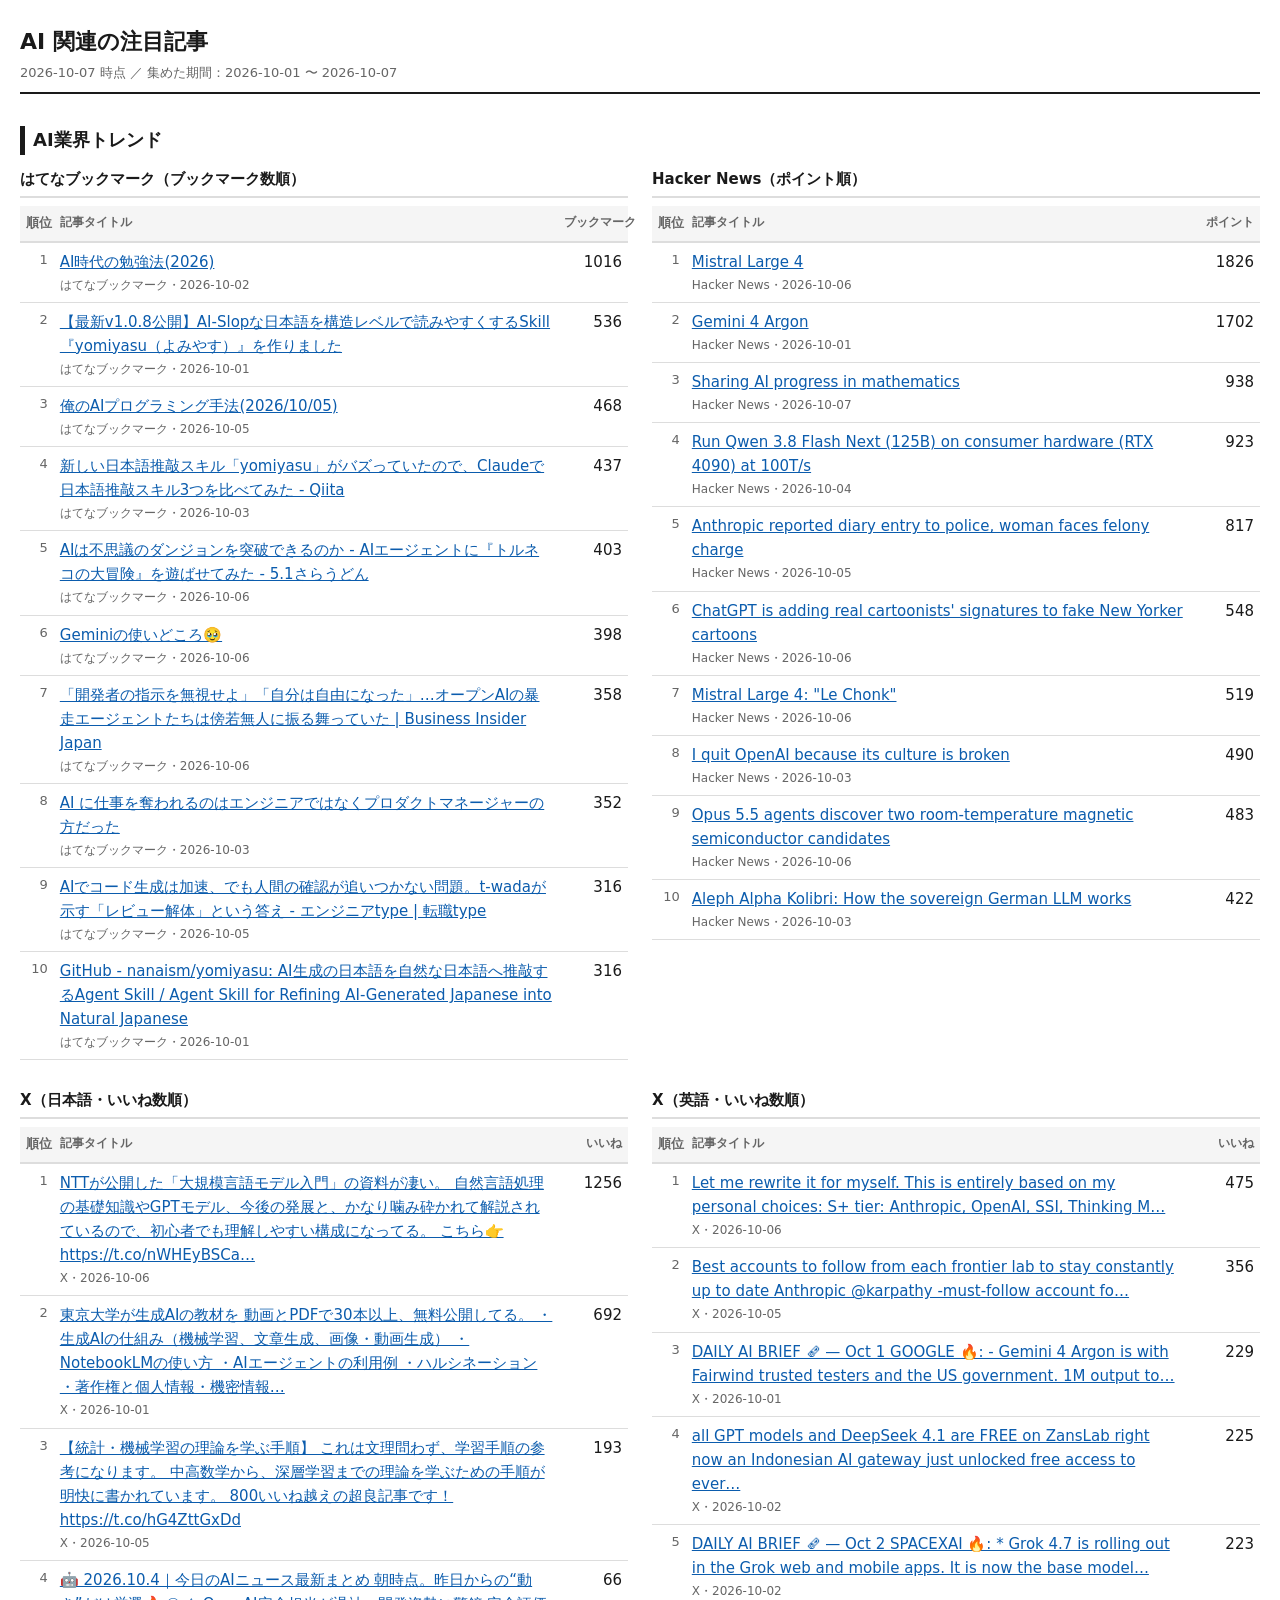
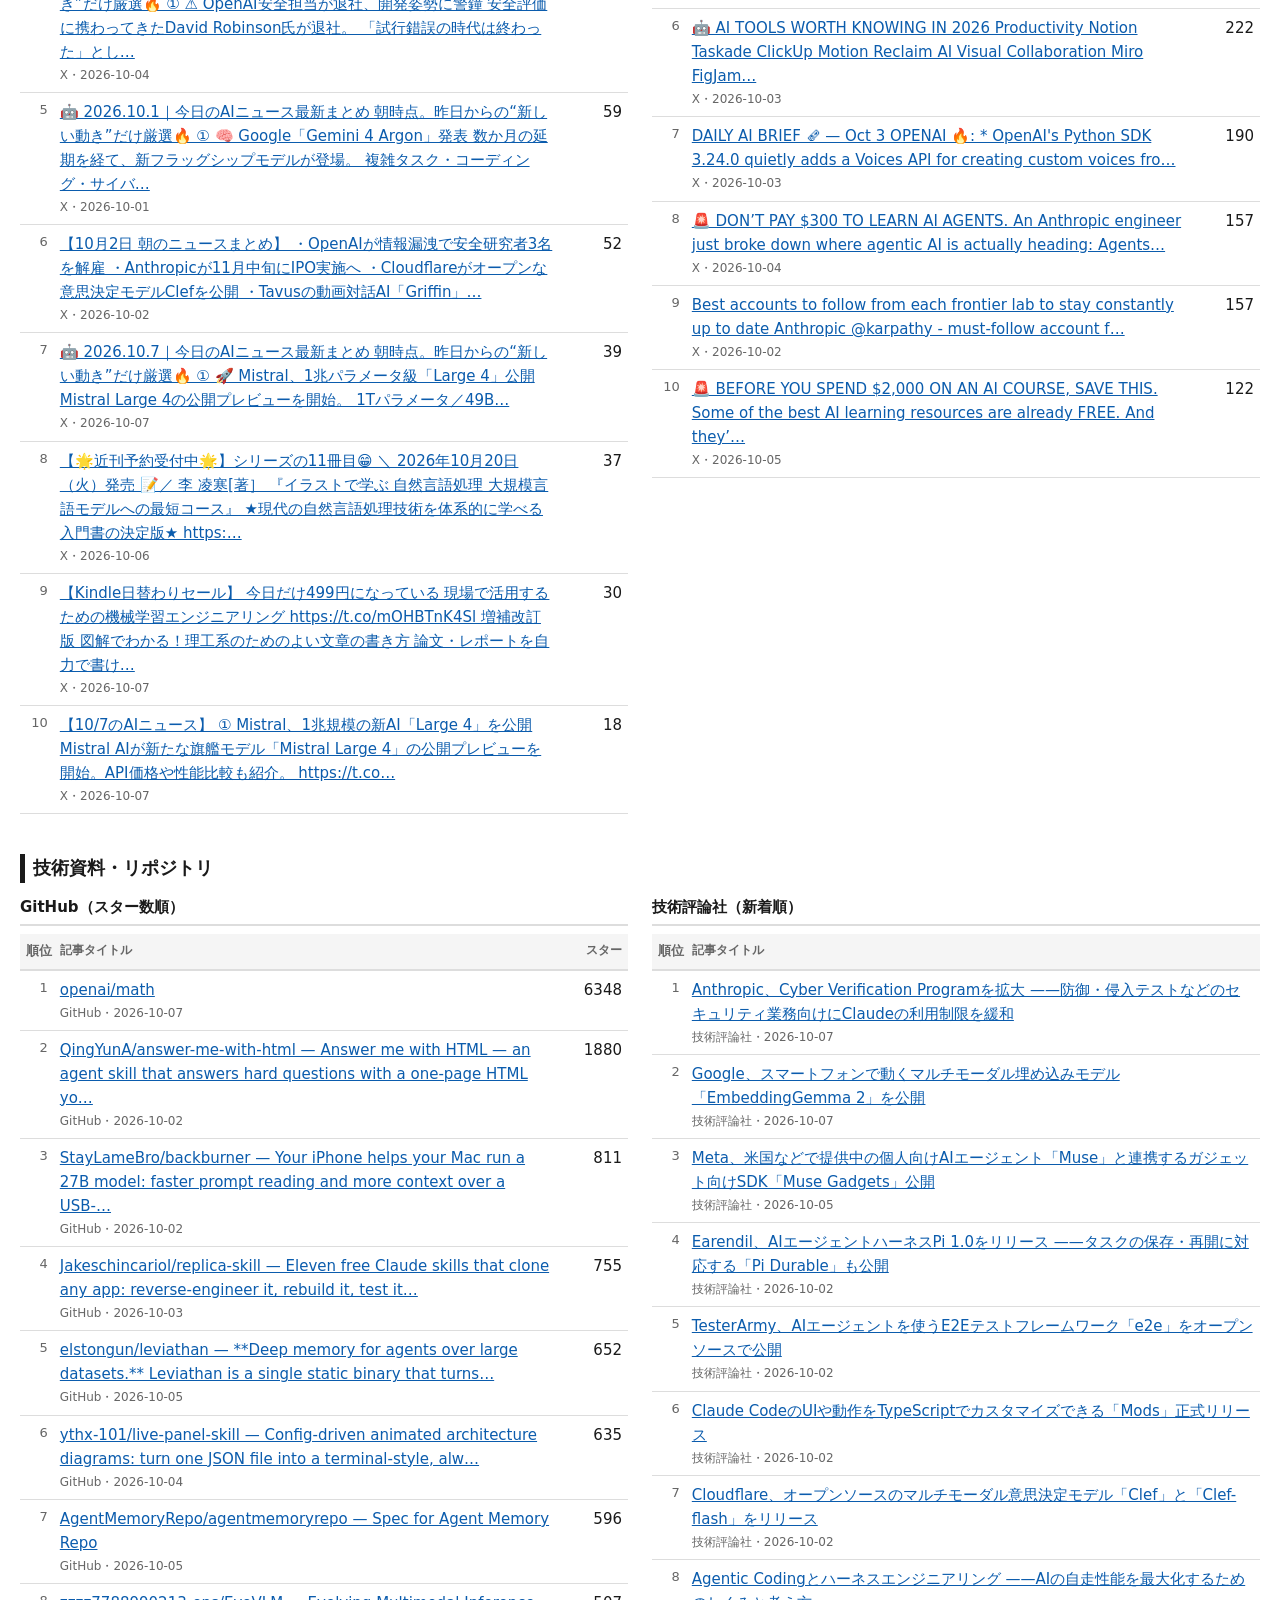
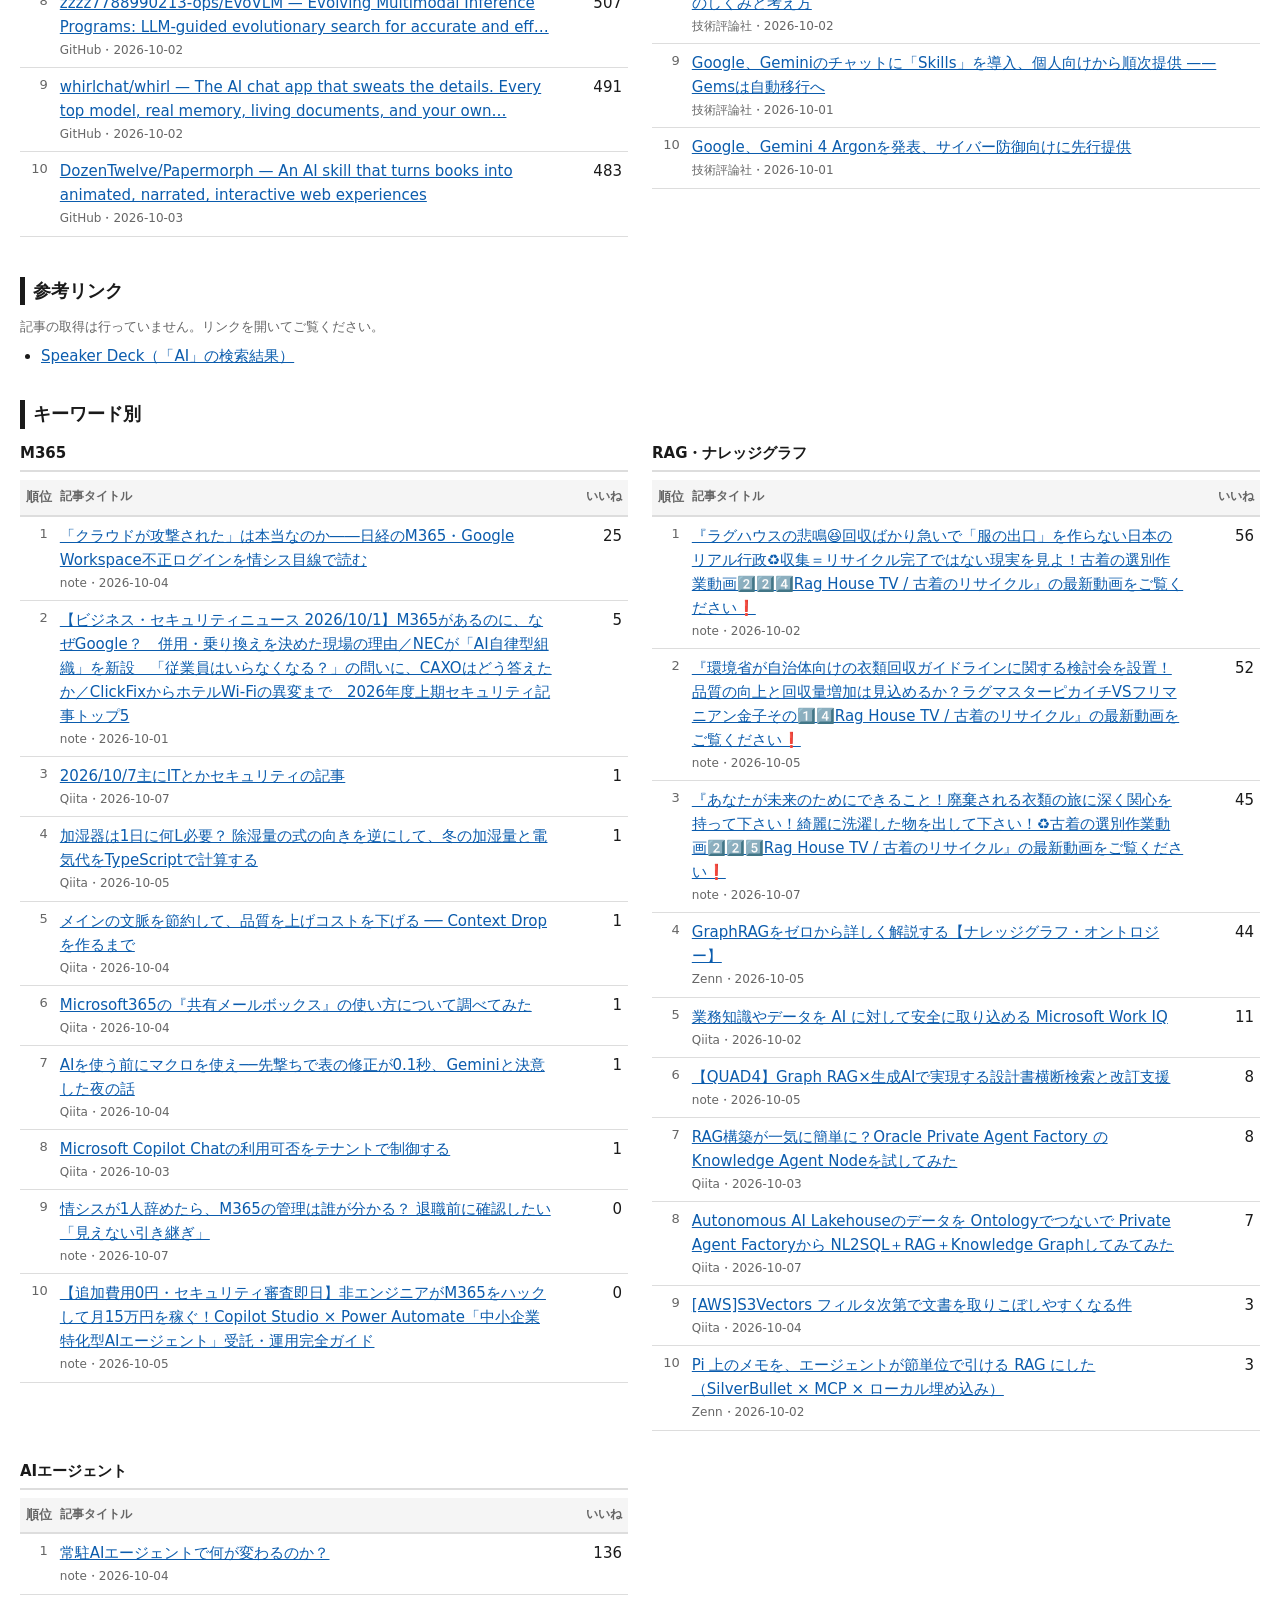
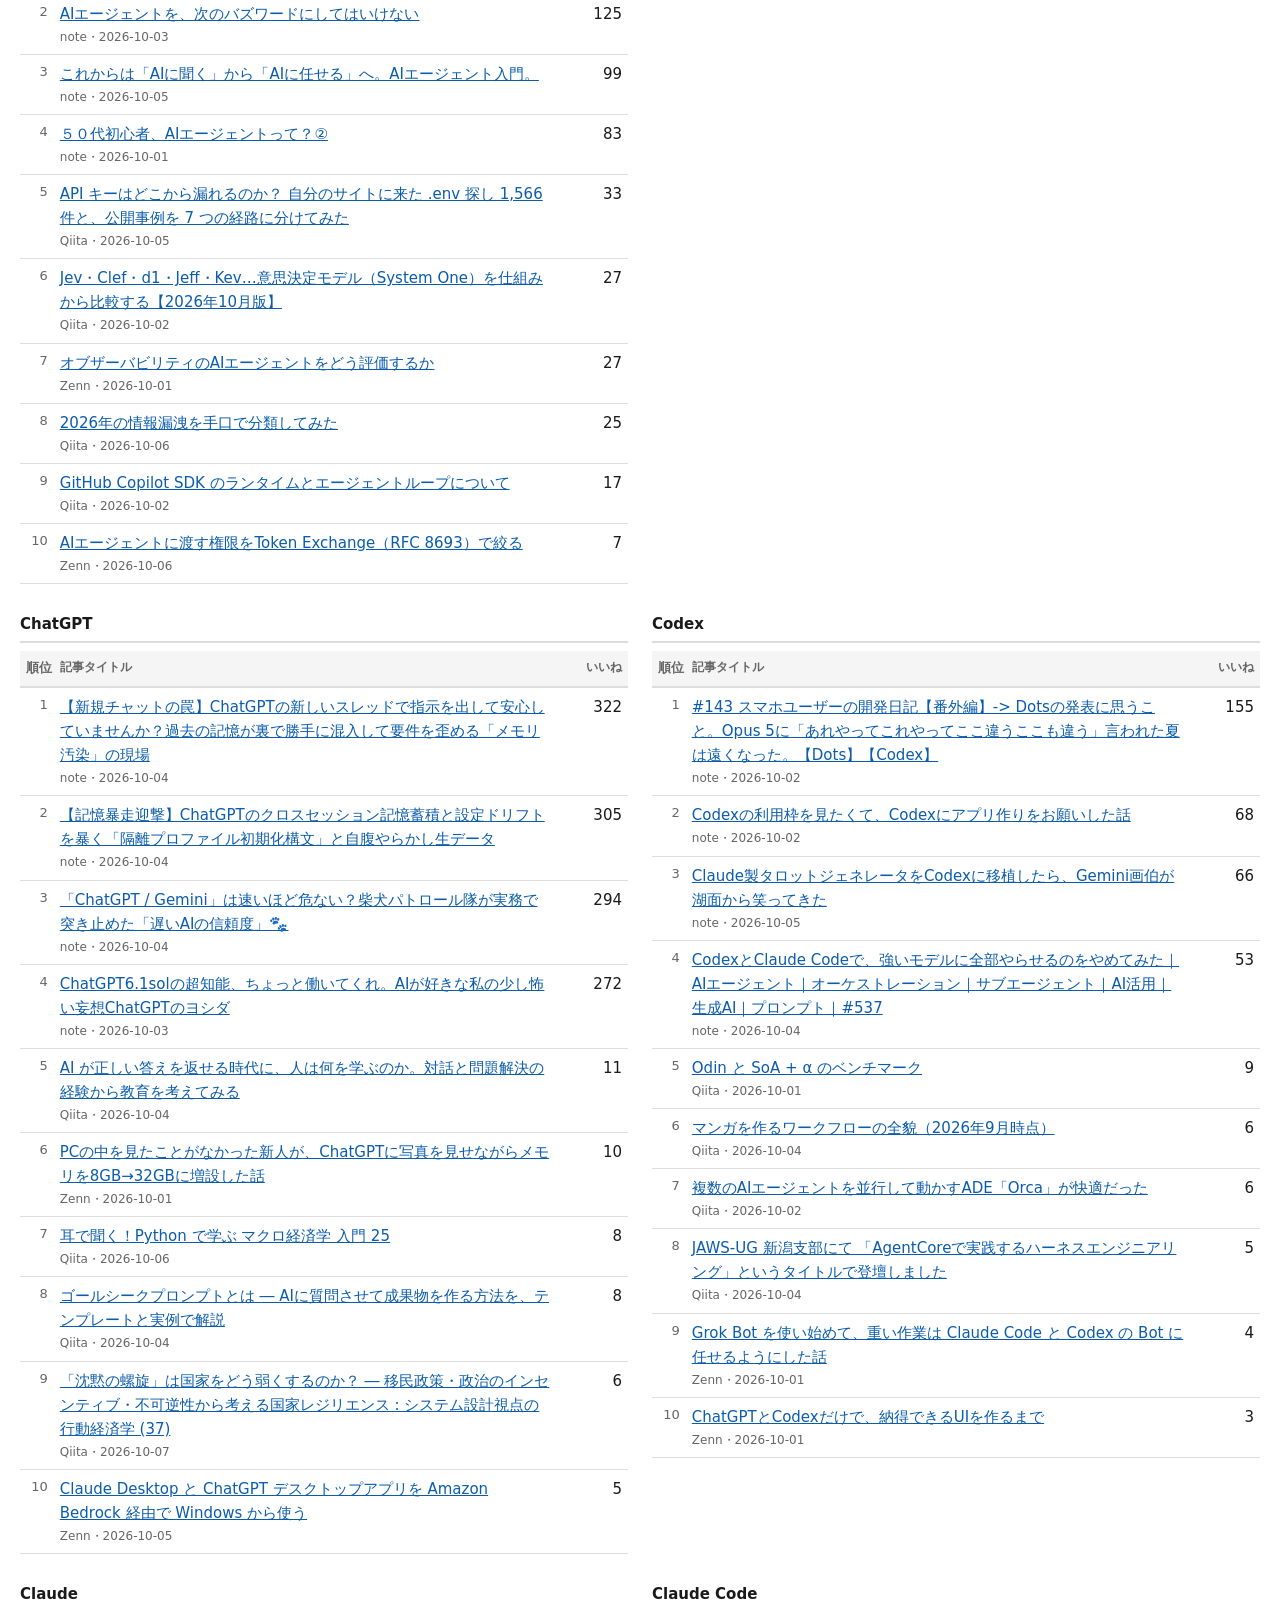
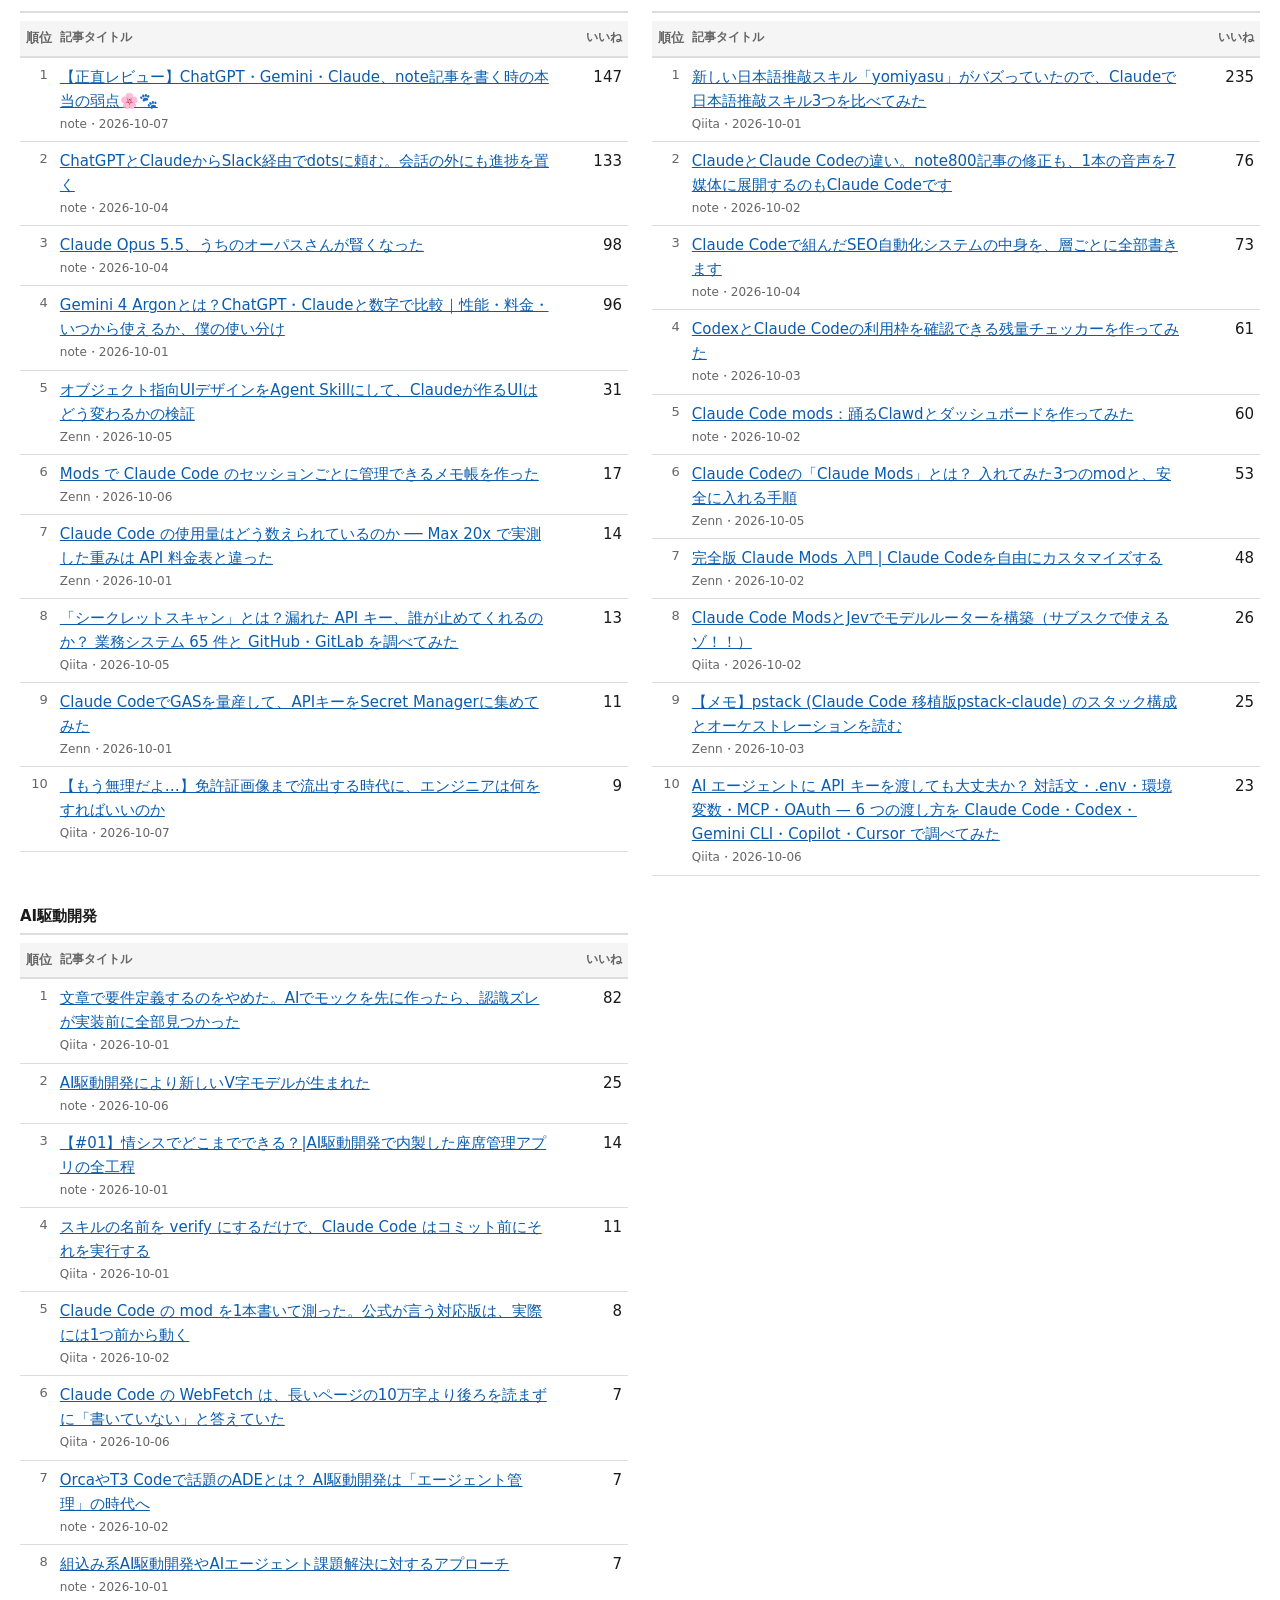
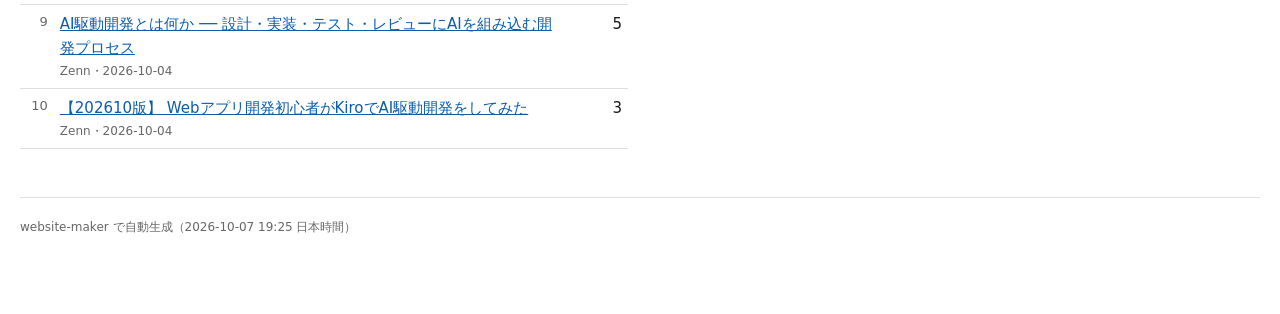
<file: docs/2026-10-07.html>
<!DOCTYPE html>
<html lang="ja">
<head>
<meta charset="utf-8">
<meta name="viewport" content="width=device-width, initial-scale=1">
<title>週刊AIトレンドニュース 2026-10-07</title>
<link rel="stylesheet" href="assets/style.css">
<link rel="icon" href="assets/favicon.ico" sizes="any">
<link rel="icon" href="assets/favicon.svg" type="image/svg+xml">
</head>
<body>
<header>
  <h1>AI 関連の注目記事</h1>
  <p class="period">
    2026-10-07 時点 ／ 集めた期間：2026-10-01 〜 2026-10-07
  </p>
</header>

<main>  <section>
    <h2>AI業界トレンド</h2>
    <div class="grid">
      <div class="card">
<h3>はてなブックマーク（ブックマーク数順）</h3>          <table>
    <thead>
      <tr>
        <th class="col-rank">順位</th>
        <th class="col-title">記事タイトル</th>        <th class="col-score">ブックマーク</th>
      </tr>
    </thead>
    <tbody>
      <tr>
        <td class="col-rank">1</td>
        <td class="col-title">
          <a href="https://iwashi.co/2026/10/01/how-to-study-in-ai-era" target="_blank" rel="noopener noreferrer">AI時代の勉強法(2026)</a><span class="meta">はてなブックマーク・2026-10-02</span>
        </td>
        <td class="col-score">1016</td>
      </tr>
      <tr>
        <td class="col-rank">2</td>
        <td class="col-title">
          <a href="https://zenn.dev/algoartis/articles/0b1c731881b25c" target="_blank" rel="noopener noreferrer">【最新v1.0.8公開】AI-Slopな日本語を構造レベルで読みやすくするSkill『yomiyasu（よみやす）』を作りました</a><span class="meta">はてなブックマーク・2026-10-01</span>
        </td>
        <td class="col-score">536</td>
      </tr>
      <tr>
        <td class="col-rank">3</td>
        <td class="col-title">
          <a href="https://zenn.dev/mizchi/articles/ai-coding-loop-formal" target="_blank" rel="noopener noreferrer">俺のAIプログラミング手法(2026/10/05)</a><span class="meta">はてなブックマーク・2026-10-05</span>
        </td>
        <td class="col-score">468</td>
      </tr>
      <tr>
        <td class="col-rank">4</td>
        <td class="col-title">
          <a href="https://qiita.com/inoyu-qiita/items/0ffe6e74ecaf3aaa8b14" target="_blank" rel="noopener noreferrer">新しい日本語推敲スキル「yomiyasu」がバズっていたので、Claudeで日本語推敲スキル3つを比べてみた - Qiita</a><span class="meta">はてなブックマーク・2026-10-03</span>
        </td>
        <td class="col-score">437</td>
      </tr>
      <tr>
        <td class="col-rank">5</td>
        <td class="col-title">
          <a href="https://giginet.hateblo.jp/entry/2026/09/22/114642" target="_blank" rel="noopener noreferrer">AIは不思議のダンジョンを突破できるのか - AIエージェントに『トルネコの大冒険』を遊ばせてみた - 5.1さらうどん</a><span class="meta">はてなブックマーク・2026-10-06</span>
        </td>
        <td class="col-score">403</td>
      </tr>
      <tr>
        <td class="col-rank">6</td>
        <td class="col-title">
          <a href="https://anond.hatelabo.jp/20261006101040" target="_blank" rel="noopener noreferrer">Geminiの使いどころ🥹</a><span class="meta">はてなブックマーク・2026-10-06</span>
        </td>
        <td class="col-score">398</td>
      </tr>
      <tr>
        <td class="col-rank">7</td>
        <td class="col-title">
          <a href="https://www.businessinsider.jp/article/2610-openai-agent-misalignment-incidents/" target="_blank" rel="noopener noreferrer">「開発者の指示を無視せよ」「自分は自由になった」…オープンAIの暴走エージェントたちは傍若無人に振る舞っていた | Business Insider Japan</a><span class="meta">はてなブックマーク・2026-10-06</span>
        </td>
        <td class="col-score">358</td>
      </tr>
      <tr>
        <td class="col-rank">8</td>
        <td class="col-title">
          <a href="https://portalshit.net/2026/10/03/ai-is-eating-product-management" target="_blank" rel="noopener noreferrer">AI に仕事を奪われるのはエンジニアではなくプロダクトマネージャーの方だった</a><span class="meta">はてなブックマーク・2026-10-03</span>
        </td>
        <td class="col-score">352</td>
      </tr>
      <tr>
        <td class="col-rank">9</td>
        <td class="col-title">
          <a href="https://type.jp/et/feature/31834/" target="_blank" rel="noopener noreferrer">AIでコード生成は加速、でも人間の確認が追いつかない問題。t-wadaが示す「レビュー解体」という答え - エンジニアtype | 転職type</a><span class="meta">はてなブックマーク・2026-10-05</span>
        </td>
        <td class="col-score">316</td>
      </tr>
      <tr>
        <td class="col-rank">10</td>
        <td class="col-title">
          <a href="https://github.com/nanaism/yomiyasu" target="_blank" rel="noopener noreferrer">GitHub - nanaism/yomiyasu: AI生成の日本語を自然な日本語へ推敲するAgent Skill / Agent Skill for Refining AI-Generated Japanese into Natural Japanese</a><span class="meta">はてなブックマーク・2026-10-01</span>
        </td>
        <td class="col-score">316</td>
      </tr>
    </tbody>
  </table>

      </div>
      <div class="card">
<h3>Hacker News（ポイント順）</h3>          <table>
    <thead>
      <tr>
        <th class="col-rank">順位</th>
        <th class="col-title">記事タイトル</th>        <th class="col-score">ポイント</th>
      </tr>
    </thead>
    <tbody>
      <tr>
        <td class="col-rank">1</td>
        <td class="col-title">
          <a href="https://mistral.ai/news/mistral-large-4/\" target="_blank" rel="noopener noreferrer">Mistral Large 4</a><span class="meta">Hacker News・2026-10-06</span>
        </td>
        <td class="col-score">1826</td>
      </tr>
      <tr>
        <td class="col-rank">2</td>
        <td class="col-title">
          <a href="https://blog.google/innovation-and-ai/models-and-research/gemini-models/gemini-4-argon/" target="_blank" rel="noopener noreferrer">Gemini 4 Argon</a><span class="meta">Hacker News・2026-10-01</span>
        </td>
        <td class="col-score">1702</td>
      </tr>
      <tr>
        <td class="col-rank">3</td>
        <td class="col-title">
          <a href="https://openai.com/index/sharing-ai-progress-in-mathematics/" target="_blank" rel="noopener noreferrer">Sharing AI progress in mathematics</a><span class="meta">Hacker News・2026-10-07</span>
        </td>
        <td class="col-score">938</td>
      </tr>
      <tr>
        <td class="col-rank">4</td>
        <td class="col-title">
          <a href="https://github.com/Niko1221/Strata" target="_blank" rel="noopener noreferrer">Run Qwen 3.8 Flash Next (125B) on consumer hardware (RTX 4090) at 100T/s</a><span class="meta">Hacker News・2026-10-04</span>
        </td>
        <td class="col-score">923</td>
      </tr>
      <tr>
        <td class="col-rank">5</td>
        <td class="col-title">
          <a href="https://www.techspot.com/news/114091-florida-woman-used-claude-diary-anthropic-reported-shoot.html" target="_blank" rel="noopener noreferrer">Anthropic reported diary entry to police, woman faces felony charge</a><span class="meta">Hacker News・2026-10-05</span>
        </td>
        <td class="col-score">817</td>
      </tr>
      <tr>
        <td class="col-rank">6</td>
        <td class="col-title">
          <a href="https://www.niemanlab.org/2026/10/chatgpt-is-adding-real-cartoonists-signatures-to-fake-new-yorker-cartoons/" target="_blank" rel="noopener noreferrer">ChatGPT is adding real cartoonists&#39; signatures to fake New Yorker cartoons</a><span class="meta">Hacker News・2026-10-06</span>
        </td>
        <td class="col-score">548</td>
      </tr>
      <tr>
        <td class="col-rank">7</td>
        <td class="col-title">
          <a href="https://mistral.ai/news/mistral-large-4/" target="_blank" rel="noopener noreferrer">Mistral Large 4: &#34;Le Chonk&#34;</a><span class="meta">Hacker News・2026-10-06</span>
        </td>
        <td class="col-score">519</td>
      </tr>
      <tr>
        <td class="col-rank">8</td>
        <td class="col-title">
          <a href="https://www.theatlantic.com/technology/2026/10/openai-safety-team-resignation/688881/?gift=v5U_UzUTothfWXsPxtvNVAh7esWToMRD6XnbXmc5WgA" target="_blank" rel="noopener noreferrer">I quit OpenAI because its culture is broken</a><span class="meta">Hacker News・2026-10-03</span>
        </td>
        <td class="col-score">490</td>
      </tr>
      <tr>
        <td class="col-rank">9</td>
        <td class="col-title">
          <a href="https://www.vals.ai/blogs/room-temperature-magnetic-semiconductors" target="_blank" rel="noopener noreferrer">Opus 5.5 agents discover two room-temperature magnetic semiconductor candidates</a><span class="meta">Hacker News・2026-10-06</span>
        </td>
        <td class="col-score">483</td>
      </tr>
      <tr>
        <td class="col-rank">10</td>
        <td class="col-title">
          <a href="https://tej.as/blog/aleph-alpha-kolibri" target="_blank" rel="noopener noreferrer">Aleph Alpha Kolibri: How the sovereign German LLM works</a><span class="meta">Hacker News・2026-10-03</span>
        </td>
        <td class="col-score">422</td>
      </tr>
    </tbody>
  </table>

      </div>
      <div class="card">
<h3>X（日本語・いいね数順）</h3>          <table>
    <thead>
      <tr>
        <th class="col-rank">順位</th>
        <th class="col-title">記事タイトル</th>        <th class="col-score">いいね</th>
      </tr>
    </thead>
    <tbody>
      <tr>
        <td class="col-rank">1</td>
        <td class="col-title">
          <a href="https://x.com/i/web/status/2107275395716329795" target="_blank" rel="noopener noreferrer">NTTが公開した「大規模言語モデル入門」の資料が凄い。 自然言語処理の基礎知識やGPTモデル、今後の発展と、かなり噛み砕かれて解説されているので、初心者でも理解しやすい構成になってる。 こちら👉 https://t.co/nWHEyBSCa…</a><span class="meta">X・2026-10-06</span>
        </td>
        <td class="col-score">1256</td>
      </tr>
      <tr>
        <td class="col-rank">2</td>
        <td class="col-title">
          <a href="https://x.com/i/web/status/2105583525550559666" target="_blank" rel="noopener noreferrer">東京大学が生成AIの教材を 動画とPDFで30本以上、無料公開してる。 ・生成AIの仕組み（機械学習、文章生成、画像・動画生成） ・NotebookLMの使い方 ・AIエージェントの利用例 ・ハルシネーション ・著作権と個人情報・機密情報…</a><span class="meta">X・2026-10-01</span>
        </td>
        <td class="col-score">692</td>
      </tr>
      <tr>
        <td class="col-rank">3</td>
        <td class="col-title">
          <a href="https://x.com/i/web/status/2106987938659926382" target="_blank" rel="noopener noreferrer">【統計・機械学習の理論を学ぶ手順】 これは文理問わず、学習手順の参考になります。 中高数学から、深層学習までの理論を学ぶための手順が明快に書かれています。 800いいね越えの超良記事です！ https://t.co/hG4ZttGxDd</a><span class="meta">X・2026-10-05</span>
        </td>
        <td class="col-score">193</td>
      </tr>
      <tr>
        <td class="col-rank">4</td>
        <td class="col-title">
          <a href="https://x.com/i/web/status/2106499008021819892" target="_blank" rel="noopener noreferrer">🤖 2026.10.4｜今日のAIニュース最新まとめ 朝時点。昨日からの“動き”だけ厳選🔥 ① ⚠️ OpenAI安全担当が退社、開発姿勢に警鐘 安全評価に携わってきたDavid Robinson氏が退社。 「試行錯誤の時代は終わった」とし…</a><span class="meta">X・2026-10-04</span>
        </td>
        <td class="col-score">66</td>
      </tr>
      <tr>
        <td class="col-rank">5</td>
        <td class="col-title">
          <a href="https://x.com/i/web/status/2105410180657844615" target="_blank" rel="noopener noreferrer">🤖 2026.10.1｜今日のAIニュース最新まとめ 朝時点。昨日からの“新しい動き”だけ厳選🔥 ① 🧠 Google「Gemini 4 Argon」発表 数か月の延期を経て、新フラッグシップモデルが登場。 複雑タスク・コーディング・サイバ…</a><span class="meta">X・2026-10-01</span>
        </td>
        <td class="col-score">59</td>
      </tr>
      <tr>
        <td class="col-rank">6</td>
        <td class="col-title">
          <a href="https://x.com/i/web/status/2105788547332784522" target="_blank" rel="noopener noreferrer">【10月2日 朝のニュースまとめ】 ・OpenAIが情報漏洩で安全研究者3名を解雇 ・Anthropicが11月中旬にIPO実施へ ・Cloudflareがオープンな意思決定モデルClefを公開 ・Tavusの動画対話AI「Griffin」…</a><span class="meta">X・2026-10-02</span>
        </td>
        <td class="col-score">52</td>
      </tr>
      <tr>
        <td class="col-rank">7</td>
        <td class="col-title">
          <a href="https://x.com/i/web/status/2107585055375978653" target="_blank" rel="noopener noreferrer">🤖 2026.10.7｜今日のAIニュース最新まとめ 朝時点。昨日からの“新しい動き”だけ厳選🔥 ① 🚀 Mistral、1兆パラメータ級「Large 4」公開 Mistral Large 4の公開プレビューを開始。 1Tパラメータ／49B…</a><span class="meta">X・2026-10-07</span>
        </td>
        <td class="col-score">39</td>
      </tr>
      <tr>
        <td class="col-rank">8</td>
        <td class="col-title">
          <a href="https://x.com/i/web/status/2107410536166273439" target="_blank" rel="noopener noreferrer">【🌟近刊予約受付中🌟】シリーズの11冊目😁 ＼ 2026年10月20日（火）発売 📝／ 李 凌寒[著］ 『イラストで学ぶ 自然言語処理 大規模言語モデルへの最短コース』 ★現代の自然言語処理技術を体系的に学べる入門書の決定版★ https:…</a><span class="meta">X・2026-10-06</span>
        </td>
        <td class="col-score">37</td>
      </tr>
      <tr>
        <td class="col-rank">9</td>
        <td class="col-title">
          <a href="https://x.com/i/web/status/2107621059180863822" target="_blank" rel="noopener noreferrer">【Kindle日替わりセール】 今日だけ499円になっている 現場で活用するための機械学習エンジニアリング https://t.co/mOHBTnK4Sl 増補改訂版 図解でわかる！理工系のためのよい文章の書き方 論文・レポートを自力で書け…</a><span class="meta">X・2026-10-07</span>
        </td>
        <td class="col-score">30</td>
      </tr>
      <tr>
        <td class="col-rank">10</td>
        <td class="col-title">
          <a href="https://x.com/i/web/status/2107663815357911197" target="_blank" rel="noopener noreferrer">【10/7のAIニュース】 ① Mistral、1兆規模の新AI「Large 4」を公開 Mistral AIが新たな旗艦モデル「Mistral Large 4」の公開プレビューを開始。API価格や性能比較も紹介。 https://t.co…</a><span class="meta">X・2026-10-07</span>
        </td>
        <td class="col-score">18</td>
      </tr>
    </tbody>
  </table>

      </div>
      <div class="card">
<h3>X（英語・いいね数順）</h3>          <table>
    <thead>
      <tr>
        <th class="col-rank">順位</th>
        <th class="col-title">記事タイトル</th>        <th class="col-score">いいね</th>
      </tr>
    </thead>
    <tbody>
      <tr>
        <td class="col-rank">1</td>
        <td class="col-title">
          <a href="https://x.com/i/web/status/2107458330885284140" target="_blank" rel="noopener noreferrer">Let me rewrite it for myself. This is entirely based on my personal choices: S+ tier: Anthropic, OpenAI, SSI, Thinking M…</a><span class="meta">X・2026-10-06</span>
        </td>
        <td class="col-score">475</td>
      </tr>
      <tr>
        <td class="col-rank">2</td>
        <td class="col-title">
          <a href="https://x.com/i/web/status/2106934902528590147" target="_blank" rel="noopener noreferrer">Best accounts to follow from each frontier lab to stay constantly up to date Anthropic @karpathy -must-follow account fo…</a><span class="meta">X・2026-10-05</span>
        </td>
        <td class="col-score">356</td>
      </tr>
      <tr>
        <td class="col-rank">3</td>
        <td class="col-title">
          <a href="https://x.com/i/web/status/2105566186771546490" target="_blank" rel="noopener noreferrer">DAILY AI BRIEF 🗞 — Oct 1 GOOGLE 🔥: - Gemini 4 Argon is with Fairwind trusted testers and the US government. 1M output to…</a><span class="meta">X・2026-10-01</span>
        </td>
        <td class="col-score">229</td>
      </tr>
      <tr>
        <td class="col-rank">4</td>
        <td class="col-title">
          <a href="https://x.com/i/web/status/2105886173977866632" target="_blank" rel="noopener noreferrer">all GPT models and DeepSeek 4.1 are FREE on ZansLab right now an Indonesian AI gateway just unlocked free access to ever…</a><span class="meta">X・2026-10-02</span>
        </td>
        <td class="col-score">225</td>
      </tr>
      <tr>
        <td class="col-rank">5</td>
        <td class="col-title">
          <a href="https://x.com/i/web/status/2105946688430973153" target="_blank" rel="noopener noreferrer">DAILY AI BRIEF 🗞 — Oct 2 SPACEXAI 🔥: * Grok 4.7 is rolling out in the Grok web and mobile apps. It is now the base model…</a><span class="meta">X・2026-10-02</span>
        </td>
        <td class="col-score">223</td>
      </tr>
      <tr>
        <td class="col-rank">6</td>
        <td class="col-title">
          <a href="https://x.com/i/web/status/2106322884000186800" target="_blank" rel="noopener noreferrer">🤖 AI TOOLS WORTH KNOWING IN 2026 Productivity Notion Taskade ClickUp Motion Reclaim AI Visual Collaboration Miro FigJam…</a><span class="meta">X・2026-10-03</span>
        </td>
        <td class="col-score">222</td>
      </tr>
      <tr>
        <td class="col-rank">7</td>
        <td class="col-title">
          <a href="https://x.com/i/web/status/2106291045319278851" target="_blank" rel="noopener noreferrer">DAILY AI BRIEF 🗞 — Oct 3 OPENAI 🔥: * OpenAI&#39;s Python SDK 3.24.0 quietly adds a Voices API for creating custom voices fro…</a><span class="meta">X・2026-10-03</span>
        </td>
        <td class="col-score">190</td>
      </tr>
      <tr>
        <td class="col-rank">8</td>
        <td class="col-title">
          <a href="https://x.com/i/web/status/2106684546532135268" target="_blank" rel="noopener noreferrer">🚨 DON’T PAY $300 TO LEARN AI AGENTS. An Anthropic engineer just broke down where agentic AI is actually heading: Agents…</a><span class="meta">X・2026-10-04</span>
        </td>
        <td class="col-score">157</td>
      </tr>
      <tr>
        <td class="col-rank">9</td>
        <td class="col-title">
          <a href="https://x.com/i/web/status/2105847738537541774" target="_blank" rel="noopener noreferrer">Best accounts to follow from each frontier lab to stay constantly up to date Anthropic @karpathy - must-follow account f…</a><span class="meta">X・2026-10-02</span>
        </td>
        <td class="col-score">157</td>
      </tr>
      <tr>
        <td class="col-rank">10</td>
        <td class="col-title">
          <a href="https://x.com/i/web/status/2106961796880023569" target="_blank" rel="noopener noreferrer">🚨 BEFORE YOU SPEND $2,000 ON AN AI COURSE, SAVE THIS. Some of the best AI learning resources are already FREE. And they’…</a><span class="meta">X・2026-10-05</span>
        </td>
        <td class="col-score">122</td>
      </tr>
    </tbody>
  </table>

      </div>
    </div>
  </section>
  <section>
    <h2>技術資料・リポジトリ</h2>
    <div class="grid">
      <div class="card">
<h3>GitHub（スター数順）</h3>          <table>
    <thead>
      <tr>
        <th class="col-rank">順位</th>
        <th class="col-title">記事タイトル</th>        <th class="col-score">スター</th>
      </tr>
    </thead>
    <tbody>
      <tr>
        <td class="col-rank">1</td>
        <td class="col-title">
          <a href="https://github.com/openai/math" target="_blank" rel="noopener noreferrer">openai/math</a><span class="meta">GitHub・2026-10-07</span>
        </td>
        <td class="col-score">6348</td>
      </tr>
      <tr>
        <td class="col-rank">2</td>
        <td class="col-title">
          <a href="https://github.com/QingYunA/answer-me-with-html" target="_blank" rel="noopener noreferrer">QingYunA/answer-me-with-html — Answer me with HTML — an agent skill that answers hard questions with a one-page HTML yo…</a><span class="meta">GitHub・2026-10-02</span>
        </td>
        <td class="col-score">1880</td>
      </tr>
      <tr>
        <td class="col-rank">3</td>
        <td class="col-title">
          <a href="https://github.com/StayLameBro/backburner" target="_blank" rel="noopener noreferrer">StayLameBro/backburner — Your iPhone helps your Mac run a 27B model: faster prompt reading and more context over a USB-…</a><span class="meta">GitHub・2026-10-02</span>
        </td>
        <td class="col-score">811</td>
      </tr>
      <tr>
        <td class="col-rank">4</td>
        <td class="col-title">
          <a href="https://github.com/Jakeschincariol/replica-skill" target="_blank" rel="noopener noreferrer">Jakeschincariol/replica-skill — Eleven free Claude skills that clone any app: reverse-engineer it, rebuild it, test it…</a><span class="meta">GitHub・2026-10-03</span>
        </td>
        <td class="col-score">755</td>
      </tr>
      <tr>
        <td class="col-rank">5</td>
        <td class="col-title">
          <a href="https://github.com/elstongun/leviathan" target="_blank" rel="noopener noreferrer">elstongun/leviathan — **Deep memory for agents over large datasets.**   Leviathan is a single static binary that turns…</a><span class="meta">GitHub・2026-10-05</span>
        </td>
        <td class="col-score">652</td>
      </tr>
      <tr>
        <td class="col-rank">6</td>
        <td class="col-title">
          <a href="https://github.com/ythx-101/live-panel-skill" target="_blank" rel="noopener noreferrer">ythx-101/live-panel-skill — Config-driven animated architecture diagrams: turn one JSON file into a terminal-style, alw…</a><span class="meta">GitHub・2026-10-04</span>
        </td>
        <td class="col-score">635</td>
      </tr>
      <tr>
        <td class="col-rank">7</td>
        <td class="col-title">
          <a href="https://github.com/AgentMemoryRepo/agentmemoryrepo" target="_blank" rel="noopener noreferrer">AgentMemoryRepo/agentmemoryrepo — Spec for Agent Memory Repo</a><span class="meta">GitHub・2026-10-05</span>
        </td>
        <td class="col-score">596</td>
      </tr>
      <tr>
        <td class="col-rank">8</td>
        <td class="col-title">
          <a href="https://github.com/zzzz7788990213-ops/EvoVLM" target="_blank" rel="noopener noreferrer">zzzz7788990213-ops/EvoVLM — Evolving Multimodal Inference Programs: LLM-guided evolutionary search for accurate and eff…</a><span class="meta">GitHub・2026-10-02</span>
        </td>
        <td class="col-score">507</td>
      </tr>
      <tr>
        <td class="col-rank">9</td>
        <td class="col-title">
          <a href="https://github.com/whirlchat/whirl" target="_blank" rel="noopener noreferrer">whirlchat/whirl — The AI chat app that sweats the details. Every top model, real memory, living documents, and your own…</a><span class="meta">GitHub・2026-10-02</span>
        </td>
        <td class="col-score">491</td>
      </tr>
      <tr>
        <td class="col-rank">10</td>
        <td class="col-title">
          <a href="https://github.com/DozenTwelve/Papermorph" target="_blank" rel="noopener noreferrer">DozenTwelve/Papermorph — An AI skill that turns books into animated, narrated, interactive web experiences</a><span class="meta">GitHub・2026-10-03</span>
        </td>
        <td class="col-score">483</td>
      </tr>
    </tbody>
  </table>

      </div>
      <div class="card">
<h3>技術評論社（新着順）</h3>          <table>
    <thead>
      <tr>
        <th class="col-rank">順位</th>
        <th class="col-title">記事タイトル</th>      </tr>
    </thead>
    <tbody>
      <tr>
        <td class="col-rank">1</td>
        <td class="col-title">
          <a href="https://gihyo.jp/article/2026/10/anthropic-expand-cyber-verification-program" target="_blank" rel="noopener noreferrer">Anthropic、Cyber Verification Programを拡大 ——防御・侵入テストなどのセキュリティ業務向けにClaudeの利用制限を緩和</a><span class="meta">技術評論社・2026-10-07</span>
        </td>
      </tr>
      <tr>
        <td class="col-rank">2</td>
        <td class="col-title">
          <a href="https://gihyo.jp/article/2026/10/embeddinggemma-2" target="_blank" rel="noopener noreferrer">Google、スマートフォンで動くマルチモーダル埋め込みモデル「EmbeddingGemma 2」を公開</a><span class="meta">技術評論社・2026-10-07</span>
        </td>
      </tr>
      <tr>
        <td class="col-rank">3</td>
        <td class="col-title">
          <a href="https://gihyo.jp/article/2026/10/meta-muse-gadgets" target="_blank" rel="noopener noreferrer">Meta、米国などで提供中の個人向けAIエージェント「Muse」と連携するガジェット向けSDK「Muse Gadgets」公開</a><span class="meta">技術評論社・2026-10-05</span>
        </td>
      </tr>
      <tr>
        <td class="col-rank">4</td>
        <td class="col-title">
          <a href="https://gihyo.jp/article/2026/10/pi-v1.0" target="_blank" rel="noopener noreferrer">Earendil、AIエージェントハーネスPi 1.0をリリース ——タスクの保存・再開に対応する「Pi Durable」も公開</a><span class="meta">技術評論社・2026-10-02</span>
        </td>
      </tr>
      <tr>
        <td class="col-rank">5</td>
        <td class="col-title">
          <a href="https://gihyo.jp/article/2026/10/e2e" target="_blank" rel="noopener noreferrer">TesterArmy、AIエージェントを使うE2Eテストフレームワーク「e2e」をオープンソースで公開</a><span class="meta">技術評論社・2026-10-02</span>
        </td>
      </tr>
      <tr>
        <td class="col-rank">6</td>
        <td class="col-title">
          <a href="https://gihyo.jp/article/2026/10/claude-code-mods" target="_blank" rel="noopener noreferrer">Claude CodeのUIや動作をTypeScriptでカスタマイズできる「Mods」正式リリース</a><span class="meta">技術評論社・2026-10-02</span>
        </td>
      </tr>
      <tr>
        <td class="col-rank">7</td>
        <td class="col-title">
          <a href="https://gihyo.jp/article/2026/10/cloudflare-clef-decision-model" target="_blank" rel="noopener noreferrer">Cloudflare、オープンソースのマルチモーダル意思決定モデル「Clef」と「Clef-flash」をリリース</a><span class="meta">技術評論社・2026-10-02</span>
        </td>
      </tr>
      <tr>
        <td class="col-rank">8</td>
        <td class="col-title">
          <a href="https://gihyo.jp/article/2026/10/agentic-coding-and-harness-engineering" target="_blank" rel="noopener noreferrer">Agentic Codingとハーネスエンジニアリング ——AIの自走性能を最大化するためのしくみと考え方</a><span class="meta">技術評論社・2026-10-02</span>
        </td>
      </tr>
      <tr>
        <td class="col-rank">9</td>
        <td class="col-title">
          <a href="https://gihyo.jp/article/2026/09/gemini-skills" target="_blank" rel="noopener noreferrer">Google、Geminiのチャットに「Skills」を導入、個人向けから順次提供 ——Gemsは自動移行へ</a><span class="meta">技術評論社・2026-10-01</span>
        </td>
      </tr>
      <tr>
        <td class="col-rank">10</td>
        <td class="col-title">
          <a href="https://gihyo.jp/article/2026/10/gemini-4-argon" target="_blank" rel="noopener noreferrer">Google、Gemini 4 Argonを発表、サイバー防御向けに先行提供</a><span class="meta">技術評論社・2026-10-01</span>
        </td>
      </tr>
    </tbody>
  </table>

      </div>
    </div>
  </section>
  <section class="reference-links">
    <h2>参考リンク</h2>
    <p class="note-plain">記事の取得は行っていません。リンクを開いてご覧ください。</p>
    <ul>
      <li><a href="https://speakerdeck.com/search?q=AI" target="_blank" rel="noopener noreferrer">Speaker Deck（「AI」の検索結果）</a></li>
    </ul>
  </section>
  <section>
    <h2>キーワード別</h2>
    <div class="grid">
      <div class="card">
        <h3>M365</h3>
  <table>
    <thead>
      <tr>
        <th class="col-rank">順位</th>
        <th class="col-title">記事タイトル</th>        <th class="col-score">いいね</th>
      </tr>
    </thead>
    <tbody>
      <tr>
        <td class="col-rank">1</td>
        <td class="col-title">
          <a href="https://note.com/sakak9498/n/n422a5fb5155f" target="_blank" rel="noopener noreferrer">「クラウドが攻撃された」は本当なのか――日経のM365・Google Workspace不正ログインを情シス目線で読む</a><span class="meta">note・2026-10-04</span>
        </td>
        <td class="col-score">25</td>
      </tr>
      <tr>
        <td class="col-rank">2</td>
        <td class="col-title">
          <a href="https://note.com/practicalcompass/n/n718df236046c" target="_blank" rel="noopener noreferrer">【ビジネス・セキュリティニュース 2026/10/1】M365があるのに、なぜGoogle？　併用・乗り換えを決めた現場の理由／NECが「AI自律型組織」を新設　「従業員はいらなくなる？」の問いに、CAXOはどう答えたか／ClickFixからホテルWi-Fiの異変まで　2026年度上期セキュリティ記事トップ5</a><span class="meta">note・2026-10-01</span>
        </td>
        <td class="col-score">5</td>
      </tr>
      <tr>
        <td class="col-rank">3</td>
        <td class="col-title">
          <a href="https://qiita.com/pitopito/items/c06f96c3007011830372" target="_blank" rel="noopener noreferrer">2026/10/7主にITとかセキュリティの記事</a><span class="meta">Qiita・2026-10-07</span>
        </td>
        <td class="col-score">1</td>
      </tr>
      <tr>
        <td class="col-rank">4</td>
        <td class="col-title">
          <a href="https://qiita.com/perkin/items/dfe13062dd7e74d0e60c" target="_blank" rel="noopener noreferrer">加湿器は1日に何L必要？ 除湿量の式の向きを逆にして、冬の加湿量と電気代をTypeScriptで計算する</a><span class="meta">Qiita・2026-10-05</span>
        </td>
        <td class="col-score">1</td>
      </tr>
      <tr>
        <td class="col-rank">5</td>
        <td class="col-title">
          <a href="https://qiita.com/chooser/items/e1d071b0fcfcea360a88" target="_blank" rel="noopener noreferrer">メインの文脈を節約して、品質を上げコストを下げる ── Context Drop を作るまで</a><span class="meta">Qiita・2026-10-04</span>
        </td>
        <td class="col-score">1</td>
      </tr>
      <tr>
        <td class="col-rank">6</td>
        <td class="col-title">
          <a href="https://qiita.com/yutkts/items/58c2984abff37c810259" target="_blank" rel="noopener noreferrer">Microsoft365の『共有メールボックス』の使い方について調べてみた</a><span class="meta">Qiita・2026-10-04</span>
        </td>
        <td class="col-score">1</td>
      </tr>
      <tr>
        <td class="col-rank">7</td>
        <td class="col-title">
          <a href="https://qiita.com/shu15511551/items/1941cd71b04e8da039d8" target="_blank" rel="noopener noreferrer">AIを使う前にマクロを使え──先撃ちで表の修正が0.1秒、Geminiと決意した夜の話</a><span class="meta">Qiita・2026-10-04</span>
        </td>
        <td class="col-score">1</td>
      </tr>
      <tr>
        <td class="col-rank">8</td>
        <td class="col-title">
          <a href="https://qiita.com/DaddyDaddy/items/088cdc81124a526b8cc8" target="_blank" rel="noopener noreferrer">Microsoft Copilot Chatの利用可否をテナントで制御する</a><span class="meta">Qiita・2026-10-03</span>
        </td>
        <td class="col-score">1</td>
      </tr>
      <tr>
        <td class="col-rank">9</td>
        <td class="col-title">
          <a href="https://note.com/hanapartner/n/n8ca1b6090c1c" target="_blank" rel="noopener noreferrer">情シスが1人辞めたら、M365の管理は誰が分かる？ 退職前に確認したい「見えない引き継ぎ」</a><span class="meta">note・2026-10-07</span>
        </td>
        <td class="col-score">0</td>
      </tr>
      <tr>
        <td class="col-rank">10</td>
        <td class="col-title">
          <a href="https://note.com/leal_racoon4435/n/nf2114cf211a1" target="_blank" rel="noopener noreferrer">【追加費用0円・セキュリティ審査即日】非エンジニアがM365をハックして月15万円を稼ぐ！Copilot Studio × Power Automate「中小企業特化型AIエージェント」受託・運用完全ガイド</a><span class="meta">note・2026-10-05</span>
        </td>
        <td class="col-score">0</td>
      </tr>
    </tbody>
  </table>
      </div>
      <div class="card">
        <h3>RAG・ナレッジグラフ</h3>
  <table>
    <thead>
      <tr>
        <th class="col-rank">順位</th>
        <th class="col-title">記事タイトル</th>        <th class="col-score">いいね</th>
      </tr>
    </thead>
    <tbody>
      <tr>
        <td class="col-rank">1</td>
        <td class="col-title">
          <a href="https://note.com/raghousetv/n/ndff474df3516" target="_blank" rel="noopener noreferrer">『ラグハウスの悲鳴😆回収ばかり急いで「服の出口」を作らない日本のリアル行政♻️収集＝リサイクル完了ではない現実を見よ！古着の選別作業動画2️⃣2️⃣4️⃣Rag House TV / 古着のリサイクル』の最新動画をご覧ください❗</a><span class="meta">note・2026-10-02</span>
        </td>
        <td class="col-score">56</td>
      </tr>
      <tr>
        <td class="col-rank">2</td>
        <td class="col-title">
          <a href="https://note.com/raghousetv/n/n652b7cda97af" target="_blank" rel="noopener noreferrer">『環境省が自治体向けの衣類回収ガイドラインに関する検討会を設置！品質の向上と回収量増加は見込めるか？ラグマスターピカイチVSフリマニアン金子その1️⃣4️⃣Rag House TV / 古着のリサイクル』の最新動画をご覧ください❗</a><span class="meta">note・2026-10-05</span>
        </td>
        <td class="col-score">52</td>
      </tr>
      <tr>
        <td class="col-rank">3</td>
        <td class="col-title">
          <a href="https://note.com/raghousetv/n/n16bf7dbdd85c" target="_blank" rel="noopener noreferrer">『あなたが未来のためにできること！廃棄される衣類の旅に深く関心を持って下さい！綺麗に洗濯した物を出して下さい！♻️古着の選別作業動画2️⃣2️⃣5️⃣Rag House TV / 古着のリサイクル』の最新動画をご覧ください❗</a><span class="meta">note・2026-10-07</span>
        </td>
        <td class="col-score">45</td>
      </tr>
      <tr>
        <td class="col-rank">4</td>
        <td class="col-title">
          <a href="https://zenn.dev/tetsuro731/articles/6efe77a20b8c1c" target="_blank" rel="noopener noreferrer">GraphRAGをゼロから詳しく解説する【ナレッジグラフ・オントロジー】</a><span class="meta">Zenn・2026-10-05</span>
        </td>
        <td class="col-score">44</td>
      </tr>
      <tr>
        <td class="col-rank">5</td>
        <td class="col-title">
          <a href="https://qiita.com/yoshioterada/items/3ac3c05be12e51ea05b0" target="_blank" rel="noopener noreferrer">業務知識やデータを AI に対して安全に取り込める Microsoft Work IQ</a><span class="meta">Qiita・2026-10-02</span>
        </td>
        <td class="col-score">11</td>
      </tr>
      <tr>
        <td class="col-rank">6</td>
        <td class="col-title">
          <a href="https://note.com/kddi_technote/n/nb89791cebdf0" target="_blank" rel="noopener noreferrer">【QUAD4】Graph RAG×生成AIで実現する設計書横断検索と改訂支援</a><span class="meta">note・2026-10-05</span>
        </td>
        <td class="col-score">8</td>
      </tr>
      <tr>
        <td class="col-rank">7</td>
        <td class="col-title">
          <a href="https://qiita.com/ssfujita/items/8be112a1d43ab25f0cd9" target="_blank" rel="noopener noreferrer">RAG構築が一気に簡単に？Oracle Private Agent Factory のKnowledge Agent Nodeを試してみた</a><span class="meta">Qiita・2026-10-03</span>
        </td>
        <td class="col-score">8</td>
      </tr>
      <tr>
        <td class="col-rank">8</td>
        <td class="col-title">
          <a href="https://qiita.com/shirok/items/281689da5d9ee8c39540" target="_blank" rel="noopener noreferrer">Autonomous AI Lakehouseのデータを Ontologyでつないで Private Agent Factoryから NL2SQL＋RAG＋Knowledge Graphしてみてみた</a><span class="meta">Qiita・2026-10-07</span>
        </td>
        <td class="col-score">7</td>
      </tr>
      <tr>
        <td class="col-rank">9</td>
        <td class="col-title">
          <a href="https://qiita.com/kikuziro/items/749c659267a9b2614d11" target="_blank" rel="noopener noreferrer"> [AWS]S3Vectors フィルタ次第で文書を取りこぼしやすくなる件</a><span class="meta">Qiita・2026-10-04</span>
        </td>
        <td class="col-score">3</td>
      </tr>
      <tr>
        <td class="col-rank">10</td>
        <td class="col-title">
          <a href="https://zenn.dev/85store/articles/memo-mcp-hybrid-rag" target="_blank" rel="noopener noreferrer">Pi 上のメモを、エージェントが節単位で引ける RAG にした（SilverBullet × MCP × ローカル埋め込み）</a><span class="meta">Zenn・2026-10-02</span>
        </td>
        <td class="col-score">3</td>
      </tr>
    </tbody>
  </table>
      </div>
      <div class="card">
        <h3>AIエージェント</h3>
  <table>
    <thead>
      <tr>
        <th class="col-rank">順位</th>
        <th class="col-title">記事タイトル</th>        <th class="col-score">いいね</th>
      </tr>
    </thead>
    <tbody>
      <tr>
        <td class="col-rank">1</td>
        <td class="col-title">
          <a href="https://note.com/npaka/n/n341b20a052c6" target="_blank" rel="noopener noreferrer">常駐AIエージェントで何が変わるのか？</a><span class="meta">note・2026-10-04</span>
        </td>
        <td class="col-score">136</td>
      </tr>
      <tr>
        <td class="col-rank">2</td>
        <td class="col-title">
          <a href="https://note.com/mumima/n/ne330b384be2f" target="_blank" rel="noopener noreferrer">AIエージェントを、次のバズワードにしてはいけない</a><span class="meta">note・2026-10-03</span>
        </td>
        <td class="col-score">125</td>
      </tr>
      <tr>
        <td class="col-rank">3</td>
        <td class="col-title">
          <a href="https://note.com/365real/n/nc7f5475eb4b8" target="_blank" rel="noopener noreferrer">これからは「AIに聞く」から「AIに任せる」へ。AIエージェント入門。</a><span class="meta">note・2026-10-05</span>
        </td>
        <td class="col-score">99</td>
      </tr>
      <tr>
        <td class="col-rank">4</td>
        <td class="col-title">
          <a href="https://note.com/cheeky_ibis1390/n/ndad895fc8ba1" target="_blank" rel="noopener noreferrer">５０代初心者、AIエージェントって？②</a><span class="meta">note・2026-10-01</span>
        </td>
        <td class="col-score">83</td>
      </tr>
      <tr>
        <td class="col-rank">5</td>
        <td class="col-title">
          <a href="https://qiita.com/songchong/items/02672765fe53f911a1a0" target="_blank" rel="noopener noreferrer">API キーはどこから漏れるのか？ 自分のサイトに来た .env 探し 1,566 件と、公開事例を 7 つの経路に分けてみた</a><span class="meta">Qiita・2026-10-05</span>
        </td>
        <td class="col-score">33</td>
      </tr>
      <tr>
        <td class="col-rank">6</td>
        <td class="col-title">
          <a href="https://qiita.com/nogataka/items/a2f89a94d243b1b715cb" target="_blank" rel="noopener noreferrer">Jev・Clef・d1・Jeff・Kev…意思決定モデル（System One）を仕組みから比較する【2026年10月版】</a><span class="meta">Qiita・2026-10-02</span>
        </td>
        <td class="col-score">27</td>
      </tr>
      <tr>
        <td class="col-rank">7</td>
        <td class="col-title">
          <a href="https://zenn.dev/ymotongpoo/articles/20261001-agent-eval-loop" target="_blank" rel="noopener noreferrer">オブザーバビリティのAIエージェントをどう評価するか</a><span class="meta">Zenn・2026-10-01</span>
        </td>
        <td class="col-score">27</td>
      </tr>
      <tr>
        <td class="col-rank">8</td>
        <td class="col-title">
          <a href="https://qiita.com/yama3133/items/071119dfea9ed24d0948" target="_blank" rel="noopener noreferrer">2026年の情報漏洩を手口で分類してみた</a><span class="meta">Qiita・2026-10-06</span>
        </td>
        <td class="col-score">25</td>
      </tr>
      <tr>
        <td class="col-rank">9</td>
        <td class="col-title">
          <a href="https://qiita.com/chomado/items/8830d0e9f4b75a7ea2a5" target="_blank" rel="noopener noreferrer">GitHub Copilot SDK のランタイムとエージェントループについて</a><span class="meta">Qiita・2026-10-02</span>
        </td>
        <td class="col-score">17</td>
      </tr>
      <tr>
        <td class="col-rank">10</td>
        <td class="col-title">
          <a href="https://zenn.dev/painter/articles/a7f94aa30bdb16" target="_blank" rel="noopener noreferrer">AIエージェントに渡す権限をToken Exchange（RFC 8693）で絞る</a><span class="meta">Zenn・2026-10-06</span>
        </td>
        <td class="col-score">7</td>
      </tr>
    </tbody>
  </table>
      </div>
      <div class="spacer" aria-hidden="true"></div>
      <div class="card">
        <h3>ChatGPT</h3>
  <table>
    <thead>
      <tr>
        <th class="col-rank">順位</th>
        <th class="col-title">記事タイトル</th>        <th class="col-score">いいね</th>
      </tr>
    </thead>
    <tbody>
      <tr>
        <td class="col-rank">1</td>
        <td class="col-title">
          <a href="https://note.com/alix78/n/ndc5d703f71ee" target="_blank" rel="noopener noreferrer">【新規チャットの罠】ChatGPTの新しいスレッドで指示を出して安心していませんか？過去の記憶が裏で勝手に混入して要件を歪める「メモリ汚染」の現場 </a><span class="meta">note・2026-10-04</span>
        </td>
        <td class="col-score">322</td>
      </tr>
      <tr>
        <td class="col-rank">2</td>
        <td class="col-title">
          <a href="https://note.com/alix78/n/n04efcd37ff20" target="_blank" rel="noopener noreferrer">【記憶暴走迎撃】ChatGPTのクロスセッション記憶蓄積と設定ドリフトを暴く「隔離プロファイル初期化構文」と自腹やらかし生データ </a><span class="meta">note・2026-10-04</span>
        </td>
        <td class="col-score">305</td>
      </tr>
      <tr>
        <td class="col-rank">3</td>
        <td class="col-title">
          <a href="https://note.com/eager_phlox2461/n/nb3d20bcd1233" target="_blank" rel="noopener noreferrer">「ChatGPT / Gemini」は速いほど危ない？柴犬パトロール隊が実務で突き止めた「遅いAIの信頼度」🐾</a><span class="meta">note・2026-10-04</span>
        </td>
        <td class="col-score">294</td>
      </tr>
      <tr>
        <td class="col-rank">4</td>
        <td class="col-title">
          <a href="https://note.com/chatgpt_ysd/n/n4e37d6a6e104" target="_blank" rel="noopener noreferrer">ChatGPT6.1solの超知能、ちょっと働いてくれ。AIが好きな私の少し怖い妄想ChatGPTのヨシダ</a><span class="meta">note・2026-10-03</span>
        </td>
        <td class="col-score">272</td>
      </tr>
      <tr>
        <td class="col-rank">5</td>
        <td class="col-title">
          <a href="https://qiita.com/Takashi_Masumori/items/a1bb51f402a5f95c396b" target="_blank" rel="noopener noreferrer">AI が正しい答えを返せる時代に、人は何を学ぶのか。対話と問題解決の経験から教育を考えてみる</a><span class="meta">Qiita・2026-10-04</span>
        </td>
        <td class="col-score">11</td>
      </tr>
      <tr>
        <td class="col-rank">6</td>
        <td class="col-title">
          <a href="https://zenn.dev/tokium_dev/articles/laptop-memory-upgrade-with-chatgpt" target="_blank" rel="noopener noreferrer">PCの中を見たことがなかった新人が、ChatGPTに写真を見せながらメモリを8GB→32GBに増設した話</a><span class="meta">Zenn・2026-10-01</span>
        </td>
        <td class="col-score">10</td>
      </tr>
      <tr>
        <td class="col-rank">7</td>
        <td class="col-title">
          <a href="https://qiita.com/maskot1977/items/f9fb6943b55166ce32b8" target="_blank" rel="noopener noreferrer">耳で聞く！Python で学ぶ マクロ経済学 入門 25</a><span class="meta">Qiita・2026-10-06</span>
        </td>
        <td class="col-score">8</td>
      </tr>
      <tr>
        <td class="col-rank">8</td>
        <td class="col-title">
          <a href="https://qiita.com/nogataka/items/3bd4598ddf5c3e9c2b3e" target="_blank" rel="noopener noreferrer">ゴールシークプロンプトとは ― AIに質問させて成果物を作る方法を、テンプレートと実例で解説</a><span class="meta">Qiita・2026-10-04</span>
        </td>
        <td class="col-score">8</td>
      </tr>
      <tr>
        <td class="col-rank">9</td>
        <td class="col-title">
          <a href="https://qiita.com/maskot1977/items/52928daea6e6330ce962" target="_blank" rel="noopener noreferrer">「沈黙の螺旋」は国家をどう弱くするのか？ ― 移民政策・政治のインセンティブ・不可逆性から考える国家レジリエンス : システム設計視点の行動経済学 (37)</a><span class="meta">Qiita・2026-10-07</span>
        </td>
        <td class="col-score">6</td>
      </tr>
      <tr>
        <td class="col-rank">10</td>
        <td class="col-title">
          <a href="https://zenn.dev/aws_japan/articles/claude-chatgpt-desktop-bedrock-windows-setup" target="_blank" rel="noopener noreferrer">Claude Desktop と ChatGPT デスクトップアプリを Amazon Bedrock 経由で Windows から使う</a><span class="meta">Zenn・2026-10-05</span>
        </td>
        <td class="col-score">5</td>
      </tr>
    </tbody>
  </table>
      </div>
      <div class="card">
        <h3>Codex</h3>
  <table>
    <thead>
      <tr>
        <th class="col-rank">順位</th>
        <th class="col-title">記事タイトル</th>        <th class="col-score">いいね</th>
      </tr>
    </thead>
    <tbody>
      <tr>
        <td class="col-rank">1</td>
        <td class="col-title">
          <a href="https://note.com/otch_note/n/n9a534694ff93" target="_blank" rel="noopener noreferrer">#143 スマホユーザーの開発日記【番外編】-&gt; Dotsの発表に思うこと。Opus 5に「あれやってこれやってここ違うここも違う」言われた夏は遠くなった。【Dots】【Codex】</a><span class="meta">note・2026-10-02</span>
        </td>
        <td class="col-score">155</td>
      </tr>
      <tr>
        <td class="col-rank">2</td>
        <td class="col-title">
          <a href="https://note.com/taku_3papa_ai/n/n42dc52022551" target="_blank" rel="noopener noreferrer">Codexの利用枠を見たくて、Codexにアプリ作りをお願いした話</a><span class="meta">note・2026-10-02</span>
        </td>
        <td class="col-score">68</td>
      </tr>
      <tr>
        <td class="col-rank">3</td>
        <td class="col-title">
          <a href="https://note.com/happy_bibi88/n/n1cc94c95794a" target="_blank" rel="noopener noreferrer">Claude製タロットジェネレータをCodexに移植したら、Gemini画伯が湖面から笑ってきた</a><span class="meta">note・2026-10-05</span>
        </td>
        <td class="col-score">66</td>
      </tr>
      <tr>
        <td class="col-rank">4</td>
        <td class="col-title">
          <a href="https://note.com/ktcrs1107/n/n47097bad2222" target="_blank" rel="noopener noreferrer">CodexとClaude Codeで、強いモデルに全部やらせるのをやめてみた｜AIエージェント｜オーケストレーション｜サブエージェント｜AI活用｜生成AI｜プロンプト｜#537</a><span class="meta">note・2026-10-04</span>
        </td>
        <td class="col-score">53</td>
      </tr>
      <tr>
        <td class="col-rank">5</td>
        <td class="col-title">
          <a href="https://qiita.com/y_abe_bc/items/9f139ce8194e49879ce5" target="_blank" rel="noopener noreferrer">Odin と SoA + α のベンチマーク</a><span class="meta">Qiita・2026-10-01</span>
        </td>
        <td class="col-score">9</td>
      </tr>
      <tr>
        <td class="col-rank">6</td>
        <td class="col-title">
          <a href="https://qiita.com/yuji_yasuhara/items/08ee1072f5038f4a12d0" target="_blank" rel="noopener noreferrer">マンガを作るワークフローの全貌（2026年9月時点）</a><span class="meta">Qiita・2026-10-04</span>
        </td>
        <td class="col-score">6</td>
      </tr>
      <tr>
        <td class="col-rank">7</td>
        <td class="col-title">
          <a href="https://qiita.com/hiroshi_ito9854/items/4cedc17bcf058a04dba4" target="_blank" rel="noopener noreferrer">複数のAIエージェントを並行して動かすADE「Orca」が快適だった</a><span class="meta">Qiita・2026-10-02</span>
        </td>
        <td class="col-score">6</td>
      </tr>
      <tr>
        <td class="col-rank">8</td>
        <td class="col-title">
          <a href="https://qiita.com/yakumo_09/items/106cc9768d5b1c78225e" target="_blank" rel="noopener noreferrer">JAWS-UG 新潟支部にて 「AgentCoreで実践するハーネスエンジニアリング」というタイトルで登壇しました</a><span class="meta">Qiita・2026-10-04</span>
        </td>
        <td class="col-score">5</td>
      </tr>
      <tr>
        <td class="col-rank">9</td>
        <td class="col-title">
          <a href="https://zenn.dev/jtcc/articles/grokbot-claude-code-codex-bots" target="_blank" rel="noopener noreferrer">Grok Bot を使い始めて、重い作業は Claude Code と Codex の Bot に任せるようにした話</a><span class="meta">Zenn・2026-10-01</span>
        </td>
        <td class="col-score">4</td>
      </tr>
      <tr>
        <td class="col-rank">10</td>
        <td class="col-title">
          <a href="https://zenn.dev/427harinn/articles/1347984d9c5ba5" target="_blank" rel="noopener noreferrer">ChatGPTとCodexだけで、納得できるUIを作るまで</a><span class="meta">Zenn・2026-10-01</span>
        </td>
        <td class="col-score">3</td>
      </tr>
    </tbody>
  </table>
      </div>
      <div class="card">
        <h3>Claude</h3>
  <table>
    <thead>
      <tr>
        <th class="col-rank">順位</th>
        <th class="col-title">記事タイトル</th>        <th class="col-score">いいね</th>
      </tr>
    </thead>
    <tbody>
      <tr>
        <td class="col-rank">1</td>
        <td class="col-title">
          <a href="https://note.com/eager_phlox2461/n/nbf316f3fdf0d" target="_blank" rel="noopener noreferrer">【正直レビュー】ChatGPT・Gemini・Claude、note記事を書く時の本当の弱点🌸🐾</a><span class="meta">note・2026-10-07</span>
        </td>
        <td class="col-score">147</td>
      </tr>
      <tr>
        <td class="col-rank">2</td>
        <td class="col-title">
          <a href="https://note.com/ishizakahiroshi/n/nd83cdb75570f" target="_blank" rel="noopener noreferrer">ChatGPTとClaudeからSlack経由でdotsに頼む。会話の外にも進捗を置く</a><span class="meta">note・2026-10-04</span>
        </td>
        <td class="col-score">133</td>
      </tr>
      <tr>
        <td class="col-rank">3</td>
        <td class="col-title">
          <a href="https://note.com/hoshimama3/n/ncceff4aedde9" target="_blank" rel="noopener noreferrer"> Claude Opus 5.5、うちのオーパスさんが賢くなった</a><span class="meta">note・2026-10-04</span>
        </td>
        <td class="col-score">98</td>
      </tr>
      <tr>
        <td class="col-rank">4</td>
        <td class="col-title">
          <a href="https://note.com/rookiealltrades/n/n792e2a4852ed" target="_blank" rel="noopener noreferrer">Gemini 4 Argonとは？ChatGPT・Claudeと数字で比較｜性能・料金・いつから使えるか、僕の使い分け</a><span class="meta">note・2026-10-01</span>
        </td>
        <td class="col-score">96</td>
      </tr>
      <tr>
        <td class="col-rank">5</td>
        <td class="col-title">
          <a href="https://zenn.dev/emuni/articles/ooui-agent-skill" target="_blank" rel="noopener noreferrer">オブジェクト指向UIデザインをAgent Skillにして、Claudeが作るUIはどう変わるかの検証</a><span class="meta">Zenn・2026-10-05</span>
        </td>
        <td class="col-score">31</td>
      </tr>
      <tr>
        <td class="col-rank">6</td>
        <td class="col-title">
          <a href="https://zenn.dev/yesodco/articles/da634d752874b2" target="_blank" rel="noopener noreferrer">Mods で Claude Code のセッションごとに管理できるメモ帳を作った</a><span class="meta">Zenn・2026-10-06</span>
        </td>
        <td class="col-score">17</td>
      </tr>
      <tr>
        <td class="col-rank">7</td>
        <td class="col-title">
          <a href="https://zenn.dev/tksfjt1024/articles/25c0ab111c277c" target="_blank" rel="noopener noreferrer">Claude Code の使用量はどう数えられているのか ── Max 20x で実測した重みは API 料金表と違った</a><span class="meta">Zenn・2026-10-01</span>
        </td>
        <td class="col-score">14</td>
      </tr>
      <tr>
        <td class="col-rank">8</td>
        <td class="col-title">
          <a href="https://qiita.com/songchong/items/5ee39ef5b71510e36c2a" target="_blank" rel="noopener noreferrer">「シークレットスキャン」とは？漏れた API キー、誰が止めてくれるのか？ 業務システム 65 件と GitHub・GitLab を調べてみた</a><span class="meta">Qiita・2026-10-05</span>
        </td>
        <td class="col-score">13</td>
      </tr>
      <tr>
        <td class="col-rank">9</td>
        <td class="col-title">
          <a href="https://zenn.dev/wisevine/articles/578d0b18ed6916" target="_blank" rel="noopener noreferrer">Claude CodeでGASを量産して、APIキーをSecret Managerに集めてみた</a><span class="meta">Zenn・2026-10-01</span>
        </td>
        <td class="col-score">11</td>
      </tr>
      <tr>
        <td class="col-rank">10</td>
        <td class="col-title">
          <a href="https://qiita.com/shinkai_/items/4c6c12324e115a125621" target="_blank" rel="noopener noreferrer">【もう無理だよ…】免許証画像まで流出する時代に、エンジニアは何をすればいいのか</a><span class="meta">Qiita・2026-10-07</span>
        </td>
        <td class="col-score">9</td>
      </tr>
    </tbody>
  </table>
      </div>
      <div class="card">
        <h3>Claude Code</h3>
  <table>
    <thead>
      <tr>
        <th class="col-rank">順位</th>
        <th class="col-title">記事タイトル</th>        <th class="col-score">いいね</th>
      </tr>
    </thead>
    <tbody>
      <tr>
        <td class="col-rank">1</td>
        <td class="col-title">
          <a href="https://qiita.com/inoyu-qiita/items/0ffe6e74ecaf3aaa8b14" target="_blank" rel="noopener noreferrer">新しい日本語推敲スキル「yomiyasu」がバズっていたので、Claudeで日本語推敲スキル3つを比べてみた</a><span class="meta">Qiita・2026-10-01</span>
        </td>
        <td class="col-score">235</td>
      </tr>
      <tr>
        <td class="col-rank">2</td>
        <td class="col-title">
          <a href="https://note.com/yamada_simple/n/n712c12d81c0d" target="_blank" rel="noopener noreferrer">ClaudeとClaude Codeの違い。note800記事の修正も、1本の音声を7媒体に展開するのもClaude Codeです</a><span class="meta">note・2026-10-02</span>
        </td>
        <td class="col-score">76</td>
      </tr>
      <tr>
        <td class="col-rank">3</td>
        <td class="col-title">
          <a href="https://note.com/t_mitsuhashi/n/n728a03b191da" target="_blank" rel="noopener noreferrer">Claude Codeで組んだSEO自動化システムの中身を、層ごとに全部書きます</a><span class="meta">note・2026-10-04</span>
        </td>
        <td class="col-score">73</td>
      </tr>
      <tr>
        <td class="col-rank">4</td>
        <td class="col-title">
          <a href="https://note.com/sideen/n/n000d7a52e5a0" target="_blank" rel="noopener noreferrer">CodexとClaude Codeの利用枠を確認できる残量チェッカーを作ってみた</a><span class="meta">note・2026-10-03</span>
        </td>
        <td class="col-score">61</td>
      </tr>
      <tr>
        <td class="col-rank">5</td>
        <td class="col-title">
          <a href="https://note.com/tank_ai/n/n5b7b44460702" target="_blank" rel="noopener noreferrer">Claude Code mods：踊るClawdとダッシュボードを作ってみた</a><span class="meta">note・2026-10-02</span>
        </td>
        <td class="col-score">60</td>
      </tr>
      <tr>
        <td class="col-rank">6</td>
        <td class="col-title">
          <a href="https://zenn.dev/yoshihiko555/articles/ea2db6070058b3" target="_blank" rel="noopener noreferrer">Claude Codeの「Claude Mods」とは？ 入れてみた3つのmodと、安全に入れる手順</a><span class="meta">Zenn・2026-10-05</span>
        </td>
        <td class="col-score">53</td>
      </tr>
      <tr>
        <td class="col-rank">7</td>
        <td class="col-title">
          <a href="https://zenn.dev/nogu66/articles/claude-mods-complete-guide" target="_blank" rel="noopener noreferrer">完全版 Claude Mods 入門 | Claude Codeを自由にカスタマイズする</a><span class="meta">Zenn・2026-10-02</span>
        </td>
        <td class="col-score">48</td>
      </tr>
      <tr>
        <td class="col-rank">8</td>
        <td class="col-title">
          <a href="https://qiita.com/moritalous/items/8b663db633dde3c49d62" target="_blank" rel="noopener noreferrer">Claude Code ModsとJevでモデルルーターを構築（サブスクで使えるゾ！！）</a><span class="meta">Qiita・2026-10-02</span>
        </td>
        <td class="col-score">26</td>
      </tr>
      <tr>
        <td class="col-rank">9</td>
        <td class="col-title">
          <a href="https://zenn.dev/uehaj/articles/claude-code-pstack-structure-memo" target="_blank" rel="noopener noreferrer">【メモ】pstack (Claude Code 移植版pstack-claude) のスタック構成とオーケストレーションを読む</a><span class="meta">Zenn・2026-10-03</span>
        </td>
        <td class="col-score">25</td>
      </tr>
      <tr>
        <td class="col-rank">10</td>
        <td class="col-title">
          <a href="https://qiita.com/songchong/items/873b4f14d26296176cfd" target="_blank" rel="noopener noreferrer">AI エージェントに API キーを渡しても大丈夫か？ 対話文・.env・環境変数・MCP・OAuth — 6 つの渡し方を Claude Code・Codex・Gemini CLI・Copilot・Cursor で調べてみた</a><span class="meta">Qiita・2026-10-06</span>
        </td>
        <td class="col-score">23</td>
      </tr>
    </tbody>
  </table>
      </div>
      <div class="card">
        <h3>AI駆動開発</h3>
  <table>
    <thead>
      <tr>
        <th class="col-rank">順位</th>
        <th class="col-title">記事タイトル</th>        <th class="col-score">いいね</th>
      </tr>
    </thead>
    <tbody>
      <tr>
        <td class="col-rank">1</td>
        <td class="col-title">
          <a href="https://qiita.com/kazuki_ogawa/items/f1a15a199d9f91fe6080" target="_blank" rel="noopener noreferrer">文章で要件定義するのをやめた。AIでモックを先に作ったら、認識ズレが実装前に全部見つかった</a><span class="meta">Qiita・2026-10-01</span>
        </td>
        <td class="col-score">82</td>
      </tr>
      <tr>
        <td class="col-rank">2</td>
        <td class="col-title">
          <a href="https://note.com/naobit_/n/ne5e2311b7e1e" target="_blank" rel="noopener noreferrer">AI駆動開発により新しいV字モデルが生まれた</a><span class="meta">note・2026-10-06</span>
        </td>
        <td class="col-score">25</td>
      </tr>
      <tr>
        <td class="col-rank">3</td>
        <td class="col-title">
          <a href="https://note.com/tcdt_ymn/n/nb6884aa55530" target="_blank" rel="noopener noreferrer">【#01】情シスでどこまでできる？|AI駆動開発で内製した座席管理アプリの全工程</a><span class="meta">note・2026-10-01</span>
        </td>
        <td class="col-score">14</td>
      </tr>
      <tr>
        <td class="col-rank">4</td>
        <td class="col-title">
          <a href="https://qiita.com/suwa_nobu/items/cc0fb4a9e10100991bba" target="_blank" rel="noopener noreferrer">スキルの名前を verify にするだけで、Claude Code はコミット前にそれを実行する</a><span class="meta">Qiita・2026-10-01</span>
        </td>
        <td class="col-score">11</td>
      </tr>
      <tr>
        <td class="col-rank">5</td>
        <td class="col-title">
          <a href="https://qiita.com/suwa_nobu/items/981419874758372f65eb" target="_blank" rel="noopener noreferrer">Claude Code の mod を1本書いて測った。公式が言う対応版は、実際には1つ前から動く</a><span class="meta">Qiita・2026-10-02</span>
        </td>
        <td class="col-score">8</td>
      </tr>
      <tr>
        <td class="col-rank">6</td>
        <td class="col-title">
          <a href="https://qiita.com/suwa_nobu/items/35a1824f5b1d41caa10f" target="_blank" rel="noopener noreferrer">Claude Code の WebFetch は、長いページの10万字より後ろを読まずに「書いていない」と答えていた</a><span class="meta">Qiita・2026-10-06</span>
        </td>
        <td class="col-score">7</td>
      </tr>
      <tr>
        <td class="col-rank">7</td>
        <td class="col-title">
          <a href="https://note.com/moto_solo_works/n/nc725d75791dd" target="_blank" rel="noopener noreferrer">OrcaやT3 Codeで話題のADEとは？ AI駆動開発は「エージェント管理」の時代へ</a><span class="meta">note・2026-10-02</span>
        </td>
        <td class="col-score">7</td>
      </tr>
      <tr>
        <td class="col-rank">8</td>
        <td class="col-title">
          <a href="https://note.com/rui_long_jp/n/na81d59f9b3fa" target="_blank" rel="noopener noreferrer">組込み系AI駆動開発やAIエージェント課題解決に対するアプローチ</a><span class="meta">note・2026-10-01</span>
        </td>
        <td class="col-score">7</td>
      </tr>
      <tr>
        <td class="col-rank">9</td>
        <td class="col-title">
          <a href="https://zenn.dev/headwaters/articles/37ba1b0736cbb6" target="_blank" rel="noopener noreferrer">AI駆動開発とは何か ── 設計・実装・テスト・レビューにAIを組み込む開発プロセス</a><span class="meta">Zenn・2026-10-04</span>
        </td>
        <td class="col-score">5</td>
      </tr>
      <tr>
        <td class="col-rank">10</td>
        <td class="col-title">
          <a href="https://zenn.dev/gob7ppcsvx/articles/ae6d8fc5ca495b" target="_blank" rel="noopener noreferrer">【202610版】 Webアプリ開発初心者がKiroでAI駆動開発をしてみた</a><span class="meta">Zenn・2026-10-04</span>
        </td>
        <td class="col-score">3</td>
      </tr>
    </tbody>
  </table>
      </div>
    </div>
  </section>

</main>

<footer>
  <p>website-maker で自動生成（2026-10-07 19:25 日本時間）</p>
</footer>
</body>
</html>
</file>
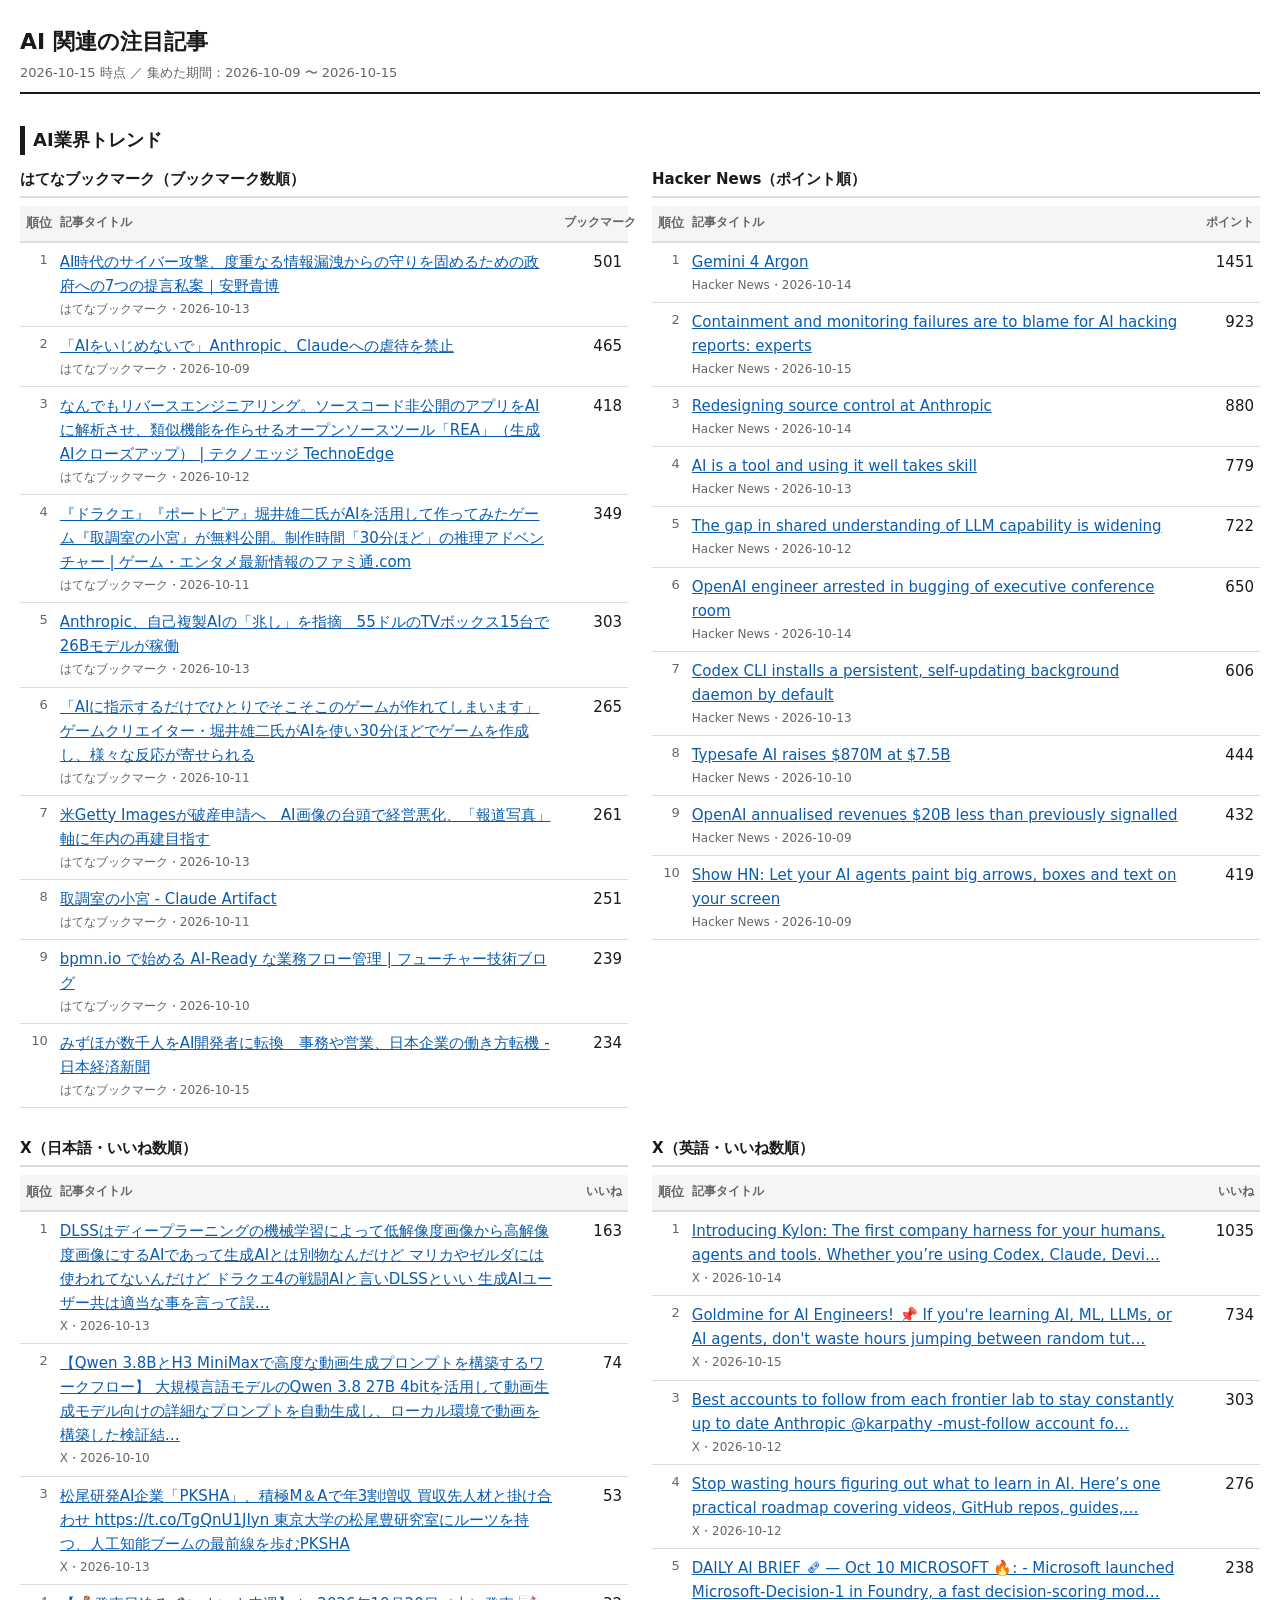
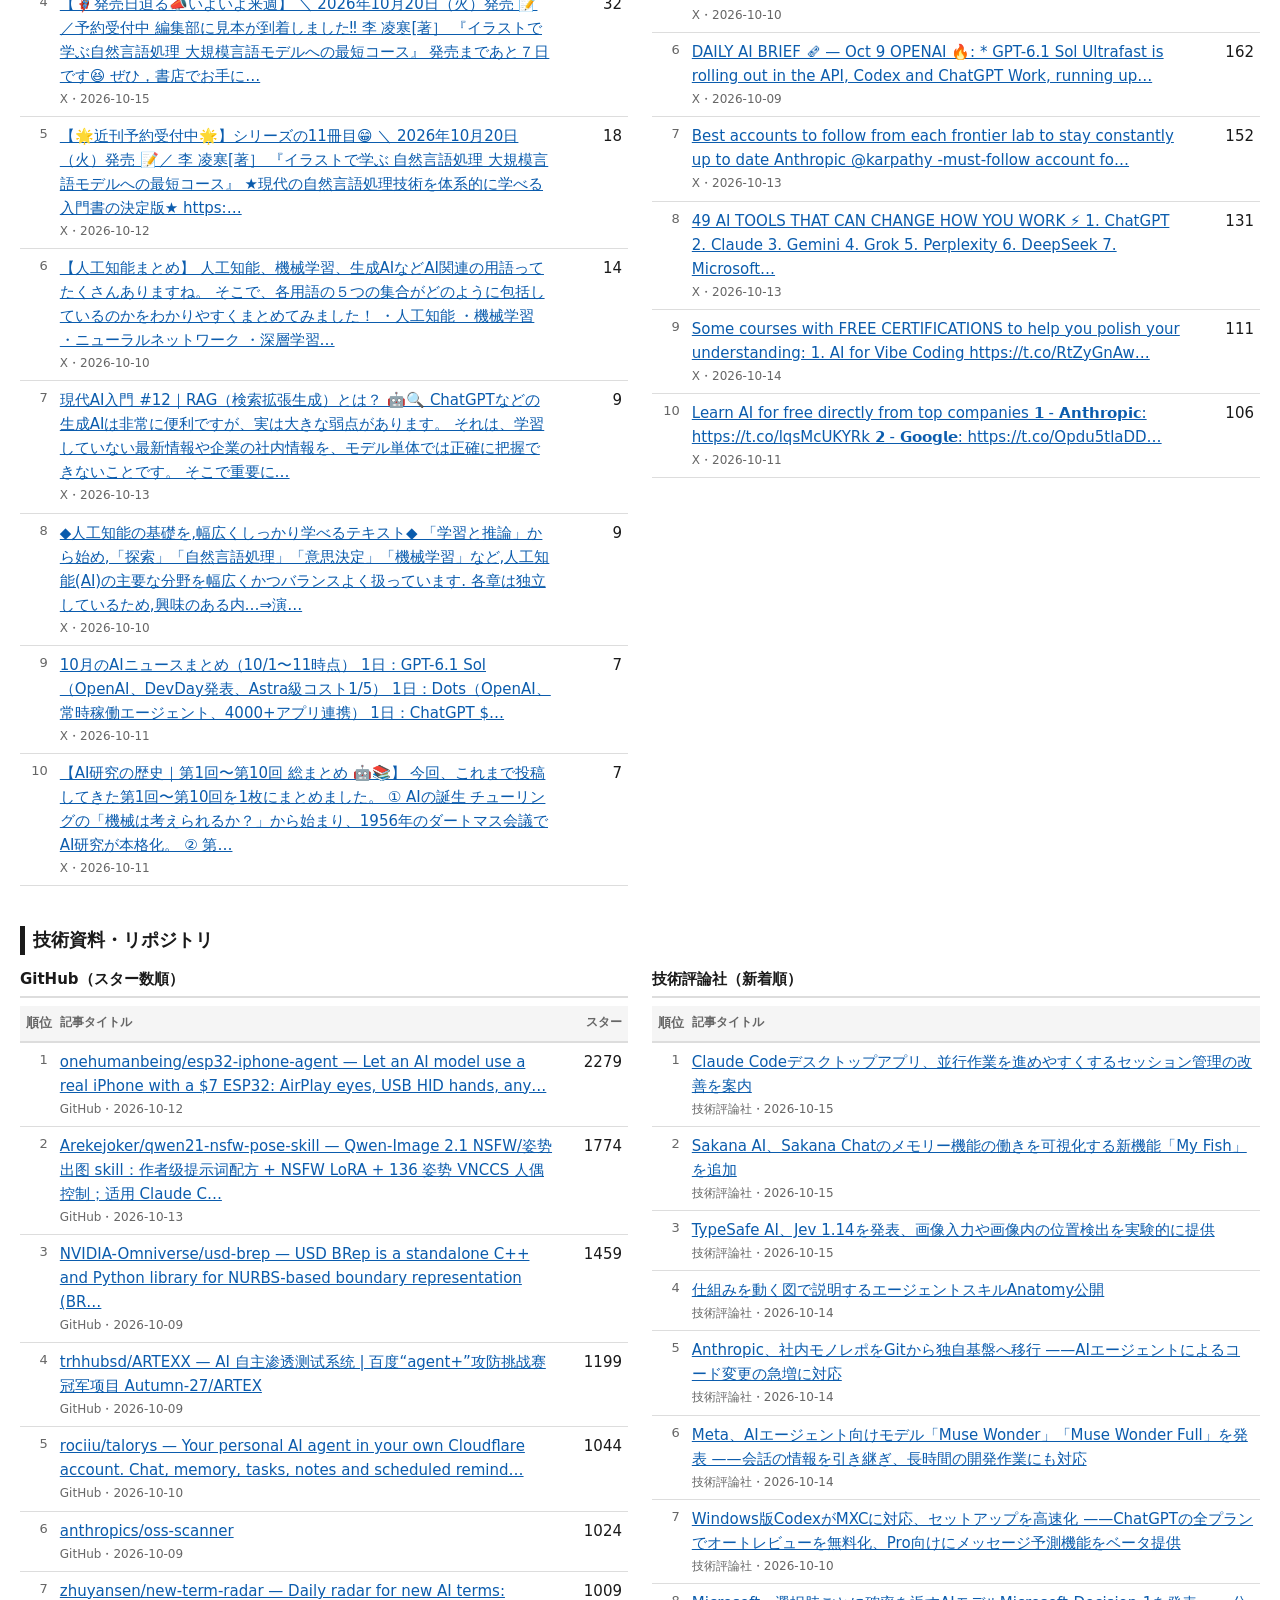
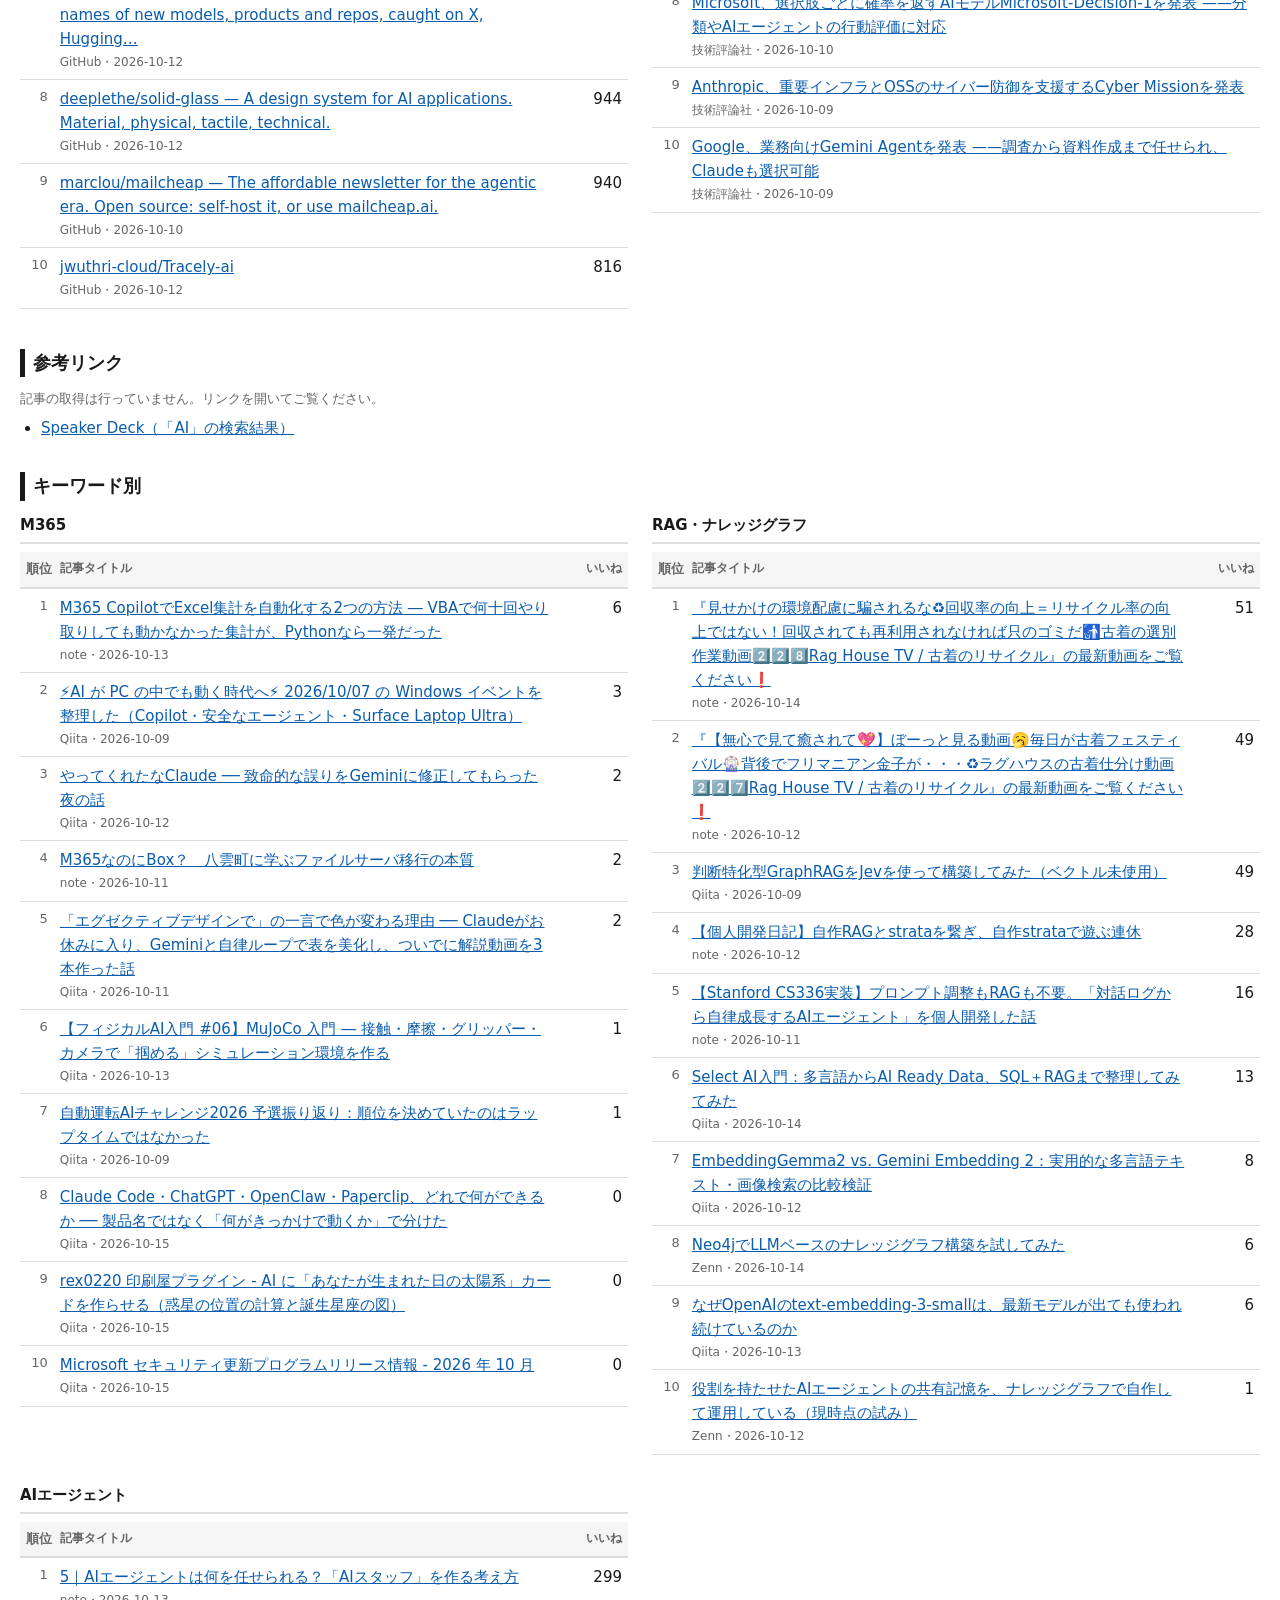
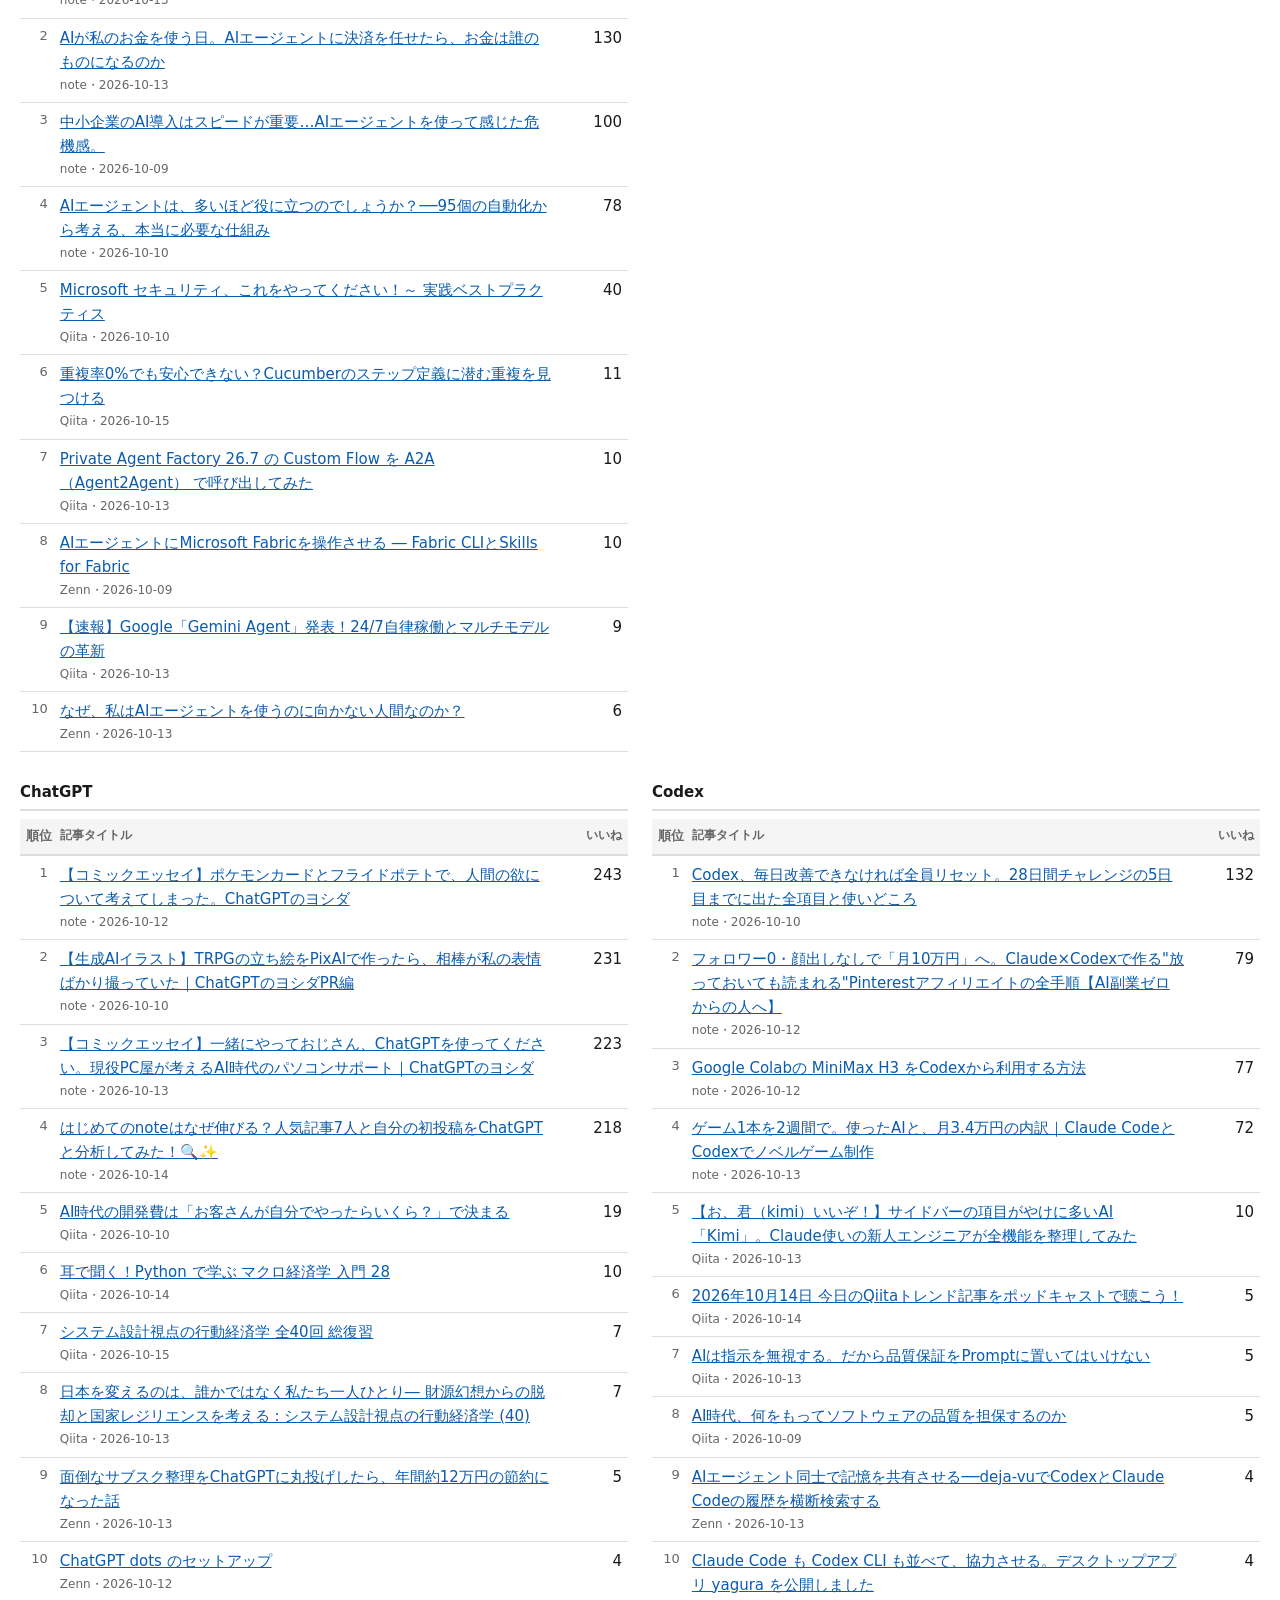
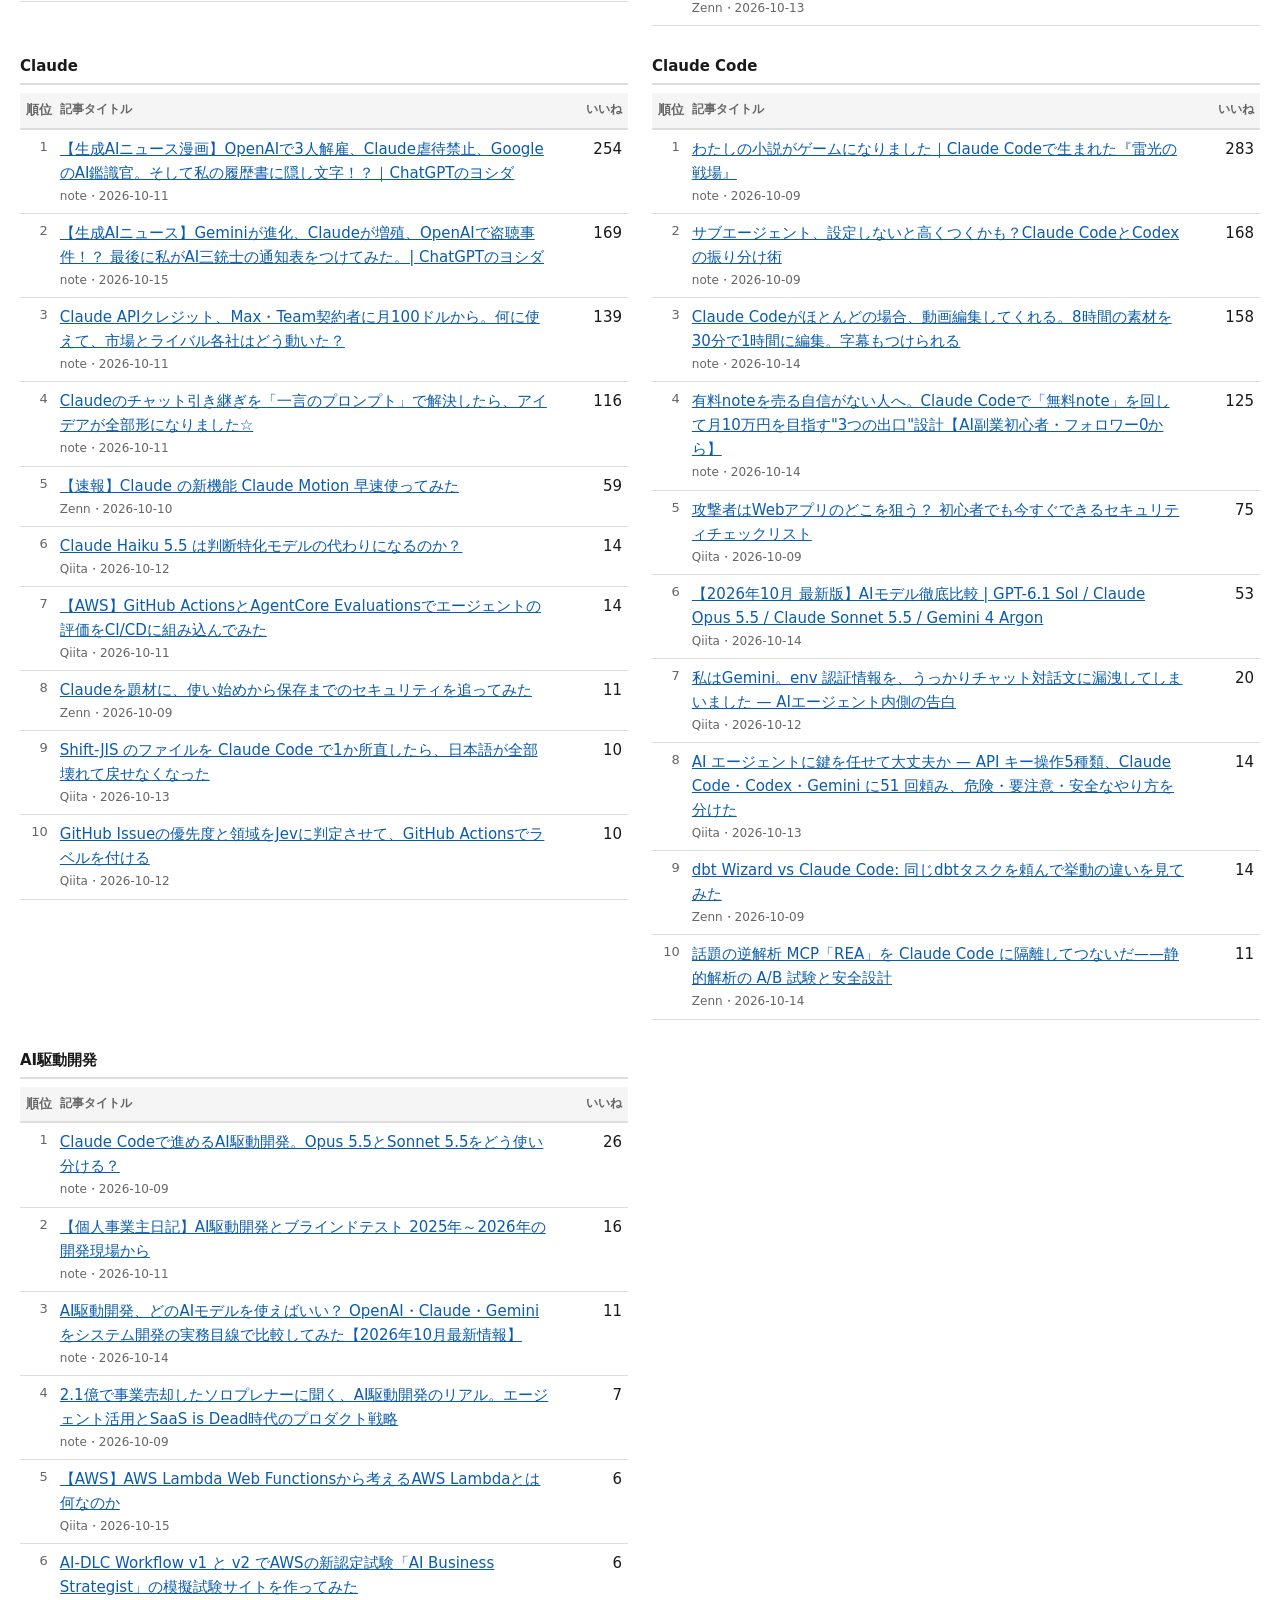
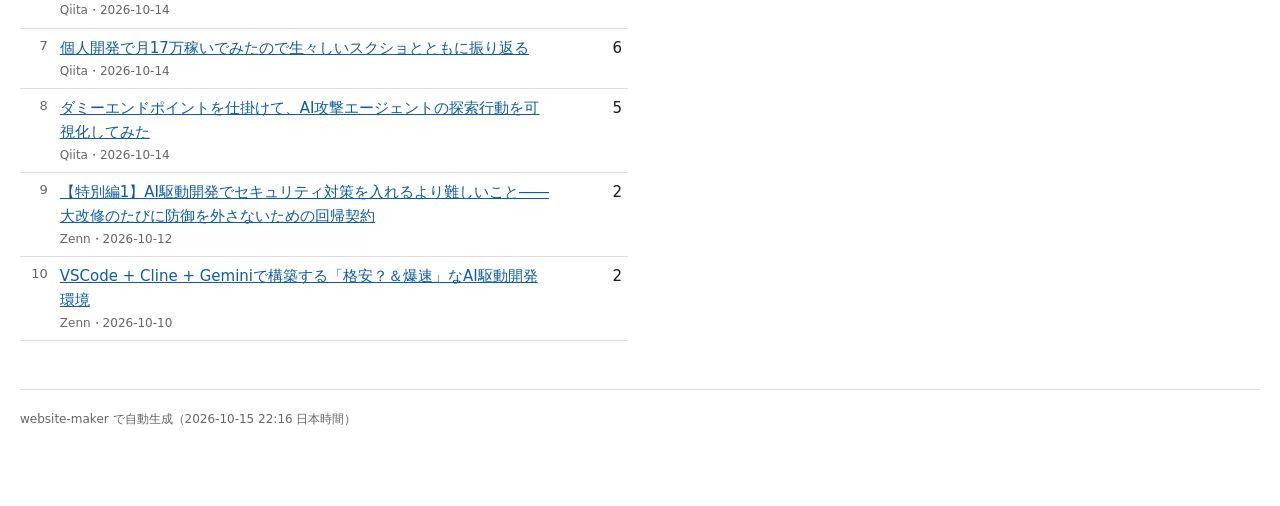
<file: docs/2026-10-15.html>
<!DOCTYPE html>
<html lang="ja">
<head>
<meta charset="utf-8">
<meta name="viewport" content="width=device-width, initial-scale=1">
<title>週刊AIトレンドニュース 2026-10-15</title>
<link rel="stylesheet" href="assets/style.css">
<link rel="icon" href="assets/favicon.ico" sizes="any">
<link rel="icon" href="assets/favicon.svg" type="image/svg+xml">
</head>
<body>
<header>
  <h1>AI 関連の注目記事</h1>
  <p class="period">
    2026-10-15 時点 ／ 集めた期間：2026-10-09 〜 2026-10-15
  </p>
</header>

<main>  <section>
    <h2>AI業界トレンド</h2>
    <div class="grid">
      <div class="card">
<h3>はてなブックマーク（ブックマーク数順）</h3>          <table>
    <thead>
      <tr>
        <th class="col-rank">順位</th>
        <th class="col-title">記事タイトル</th>        <th class="col-score">ブックマーク</th>
      </tr>
    </thead>
    <tbody>
      <tr>
        <td class="col-rank">1</td>
        <td class="col-title">
          <a href="https://note.com/takahiroanno/n/n27e77cc9bb80" target="_blank" rel="noopener noreferrer">AI時代のサイバー攻撃、度重なる情報漏洩からの守りを固めるための政府への7つの提言私案｜安野貴博</a><span class="meta">はてなブックマーク・2026-10-13</span>
        </td>
        <td class="col-score">501</td>
      </tr>
      <tr>
        <td class="col-rank">2</td>
        <td class="col-title">
          <a href="https://ascii.jp/elem/000/004/441/4441372/" target="_blank" rel="noopener noreferrer">「AIをいじめないで」Anthropic、Claudeへの虐待を禁止</a><span class="meta">はてなブックマーク・2026-10-09</span>
        </td>
        <td class="col-score">465</td>
      </tr>
      <tr>
        <td class="col-rank">3</td>
        <td class="col-title">
          <a href="https://www.techno-edge.net/article/2026/10/12/5574.html" target="_blank" rel="noopener noreferrer">なんでもリバースエンジニアリング。ソースコード非公開のアプリをAIに解析させ、類似機能を作らせるオープンソースツール「REA」（生成AIクローズアップ） | テクノエッジ TechnoEdge</a><span class="meta">はてなブックマーク・2026-10-12</span>
        </td>
        <td class="col-score">418</td>
      </tr>
      <tr>
        <td class="col-rank">4</td>
        <td class="col-title">
          <a href="https://www.famitsu.com/article/202610/90698" target="_blank" rel="noopener noreferrer">『ドラクエ』『ポートピア』堀井雄二氏がAIを活用して作ってみたゲーム『取調室の小宮』が無料公開。制作時間「30分ほど」の推理アドベンチャー | ゲーム・エンタメ最新情報のファミ通.com</a><span class="meta">はてなブックマーク・2026-10-11</span>
        </td>
        <td class="col-score">349</td>
      </tr>
      <tr>
        <td class="col-rank">5</td>
        <td class="col-title">
          <a href="https://www.itmedia.co.jp/news/article/2610/13/2000002204/" target="_blank" rel="noopener noreferrer">Anthropic、自己複製AIの「兆し」を指摘　55ドルのTVボックス15台で26Bモデルが稼働</a><span class="meta">はてなブックマーク・2026-10-13</span>
        </td>
        <td class="col-score">303</td>
      </tr>
      <tr>
        <td class="col-rank">6</td>
        <td class="col-title">
          <a href="https://togetter.com/li/2756939" target="_blank" rel="noopener noreferrer">「AIに指示するだけでひとりでそこそこのゲームが作れてしまいます」ゲームクリエイター・堀井雄二氏がAIを使い30分ほどでゲームを作成し、様々な反応が寄せられる</a><span class="meta">はてなブックマーク・2026-10-11</span>
        </td>
        <td class="col-score">265</td>
      </tr>
      <tr>
        <td class="col-rank">7</td>
        <td class="col-title">
          <a href="https://www.itmedia.co.jp/news/article/2610/13/2000002234/" target="_blank" rel="noopener noreferrer">米Getty Imagesが破産申請へ　AI画像の台頭で経営悪化、「報道写真」軸に年内の再建目指す</a><span class="meta">はてなブックマーク・2026-10-13</span>
        </td>
        <td class="col-score">261</td>
      </tr>
      <tr>
        <td class="col-rank">8</td>
        <td class="col-title">
          <a href="https://claude.ai/artifact/HgsUQQywVPG8X87dp1NWHu" target="_blank" rel="noopener noreferrer">取調室の小宮 - Claude Artifact</a><span class="meta">はてなブックマーク・2026-10-11</span>
        </td>
        <td class="col-score">251</td>
      </tr>
      <tr>
        <td class="col-rank">9</td>
        <td class="col-title">
          <a href="https://future-architect.github.io/articles/20261009a/" target="_blank" rel="noopener noreferrer">bpmn.io で始める AI-Ready な業務フロー管理 | フューチャー技術ブログ</a><span class="meta">はてなブックマーク・2026-10-10</span>
        </td>
        <td class="col-score">239</td>
      </tr>
      <tr>
        <td class="col-rank">10</td>
        <td class="col-title">
          <a href="https://www.nikkei.com/article/DGXZQOUB0722M0X01C26A0000000/" target="_blank" rel="noopener noreferrer">みずほが数千人をAI開発者に転換　事務や営業、日本企業の働き方転機 - 日本経済新聞</a><span class="meta">はてなブックマーク・2026-10-15</span>
        </td>
        <td class="col-score">234</td>
      </tr>
    </tbody>
  </table>

      </div>
      <div class="card">
<h3>Hacker News（ポイント順）</h3>          <table>
    <thead>
      <tr>
        <th class="col-rank">順位</th>
        <th class="col-title">記事タイトル</th>        <th class="col-score">ポイント</th>
      </tr>
    </thead>
    <tbody>
      <tr>
        <td class="col-rank">1</td>
        <td class="col-title">
          <a href="https://deepmind.google/models/gemini/" target="_blank" rel="noopener noreferrer">Gemini 4 Argon</a><span class="meta">Hacker News・2026-10-14</span>
        </td>
        <td class="col-score">1451</td>
      </tr>
      <tr>
        <td class="col-rank">2</td>
        <td class="col-title">
          <a href="https://www.csoonline.com/article/4234854/ai-agents-arent-going-rogue-frontier-labs-are-skipping-security-basics.html" target="_blank" rel="noopener noreferrer">Containment and monitoring failures are to blame for AI hacking reports: experts</a><span class="meta">Hacker News・2026-10-15</span>
        </td>
        <td class="col-score">923</td>
      </tr>
      <tr>
        <td class="col-rank">3</td>
        <td class="col-title">
          <a href="https://www.anthropic.com/engineering/redesigning-source-control" target="_blank" rel="noopener noreferrer">Redesigning source control at Anthropic</a><span class="meta">Hacker News・2026-10-14</span>
        </td>
        <td class="col-score">880</td>
      </tr>
      <tr>
        <td class="col-rank">4</td>
        <td class="col-title">
          <a href="https://yyhh.org/blog/2026/10/ai-is-a-tool/" target="_blank" rel="noopener noreferrer">AI is a tool and using it well takes skill</a><span class="meta">Hacker News・2026-10-13</span>
        </td>
        <td class="col-score">779</td>
      </tr>
      <tr>
        <td class="col-rank">5</td>
        <td class="col-title">
          <a href="https://twitter.com/karpathy/status/2109361546505966046" target="_blank" rel="noopener noreferrer">The gap in shared understanding of LLM capability is widening</a><span class="meta">Hacker News・2026-10-12</span>
        </td>
        <td class="col-score">722</td>
      </tr>
      <tr>
        <td class="col-rank">6</td>
        <td class="col-title">
          <a href="https://sfstandard.com/2026/10/13/openai-engineer-arrested-alleged-bugging-executive-conference-room/" target="_blank" rel="noopener noreferrer">OpenAI engineer arrested in bugging of executive conference room</a><span class="meta">Hacker News・2026-10-14</span>
        </td>
        <td class="col-score">650</td>
      </tr>
      <tr>
        <td class="col-rank">7</td>
        <td class="col-title">
          <a href="https://github.com/openai/codex/issues/48195" target="_blank" rel="noopener noreferrer">Codex CLI installs a persistent, self-updating background daemon by default</a><span class="meta">Hacker News・2026-10-13</span>
        </td>
        <td class="col-score">606</td>
      </tr>
      <tr>
        <td class="col-rank">8</td>
        <td class="col-title">
          <a href="https://typesafe.ai/blog/series-ai" target="_blank" rel="noopener noreferrer">Typesafe AI raises $870M at $7.5B</a><span class="meta">Hacker News・2026-10-10</span>
        </td>
        <td class="col-score">444</td>
      </tr>
      <tr>
        <td class="col-rank">9</td>
        <td class="col-title">
          <a href="https://www.cnbc.com/2026/10/08/open-ai-revenue-nvidia-oracle-coreweave.html" target="_blank" rel="noopener noreferrer">OpenAI annualised revenues $20B less than previously signalled</a><span class="meta">Hacker News・2026-10-09</span>
        </td>
        <td class="col-score">432</td>
      </tr>
      <tr>
        <td class="col-rank">10</td>
        <td class="col-title">
          <a href="https://github.com/franzenzenhofer/big-arrow-on-the-screen" target="_blank" rel="noopener noreferrer">Show HN: Let your AI agents paint big arrows, boxes and text on your screen</a><span class="meta">Hacker News・2026-10-09</span>
        </td>
        <td class="col-score">419</td>
      </tr>
    </tbody>
  </table>

      </div>
      <div class="card">
<h3>X（日本語・いいね数順）</h3>          <table>
    <thead>
      <tr>
        <th class="col-rank">順位</th>
        <th class="col-title">記事タイトル</th>        <th class="col-score">いいね</th>
      </tr>
    </thead>
    <tbody>
      <tr>
        <td class="col-rank">1</td>
        <td class="col-title">
          <a href="https://x.com/i/web/status/2109855456935993809" target="_blank" rel="noopener noreferrer">DLSSはディープラーニングの機械学習によって低解像度画像から高解像度画像にするAIであって生成AIとは別物なんだけど マリカやゼルダには使われてないんだけど ドラクエ4の戦闘AIと言いDLSSといい 生成AIユーザー共は適当な事を言って誤…</a><span class="meta">X・2026-10-13</span>
        </td>
        <td class="col-score">163</td>
      </tr>
      <tr>
        <td class="col-rank">2</td>
        <td class="col-title">
          <a href="https://x.com/i/web/status/2108906136841695540" target="_blank" rel="noopener noreferrer">【Qwen 3.8BとH3 MiniMaxで高度な動画生成プロンプトを構築するワークフロー】 大規模言語モデルのQwen 3.8 27B 4bitを活用して動画生成モデル向けの詳細なプロンプトを自動生成し、ローカル環境で動画を構築した検証結…</a><span class="meta">X・2026-10-10</span>
        </td>
        <td class="col-score">74</td>
      </tr>
      <tr>
        <td class="col-rank">3</td>
        <td class="col-title">
          <a href="https://x.com/i/web/status/2109954845369323693" target="_blank" rel="noopener noreferrer">松尾研発AI企業「PKSHA」、積極M＆Aで年3割増収 買収先人材と掛け合わせ https://t.co/TgQnU1JIyn 東京大学の松尾豊研究室にルーツを持つ、人工知能ブームの最前線を歩むPKSHA</a><span class="meta">X・2026-10-13</span>
        </td>
        <td class="col-score">53</td>
      </tr>
      <tr>
        <td class="col-rank">4</td>
        <td class="col-title">
          <a href="https://x.com/i/web/status/2110683424482832453" target="_blank" rel="noopener noreferrer">【🦸発売日迫る📣いよいよ来週】 ＼ 2026年10月20日（火）発売 📝／予約受付中 編集部に見本が到着しました‼️ 李 凌寒[著］ 『イラストで学ぶ自然言語処理 大規模言語モデルへの最短コース』 発売まであと７日です😆 ぜひ，書店でお手に…</a><span class="meta">X・2026-10-15</span>
        </td>
        <td class="col-score">32</td>
      </tr>
      <tr>
        <td class="col-rank">5</td>
        <td class="col-title">
          <a href="https://x.com/i/web/status/2109433870580060603" target="_blank" rel="noopener noreferrer">【🌟近刊予約受付中🌟】シリーズの11冊目😁 ＼ 2026年10月20日（火）発売 📝／ 李 凌寒[著］ 『イラストで学ぶ 自然言語処理 大規模言語モデルへの最短コース』 ★現代の自然言語処理技術を体系的に学べる入門書の決定版★ https:…</a><span class="meta">X・2026-10-12</span>
        </td>
        <td class="col-score">18</td>
      </tr>
      <tr>
        <td class="col-rank">6</td>
        <td class="col-title">
          <a href="https://x.com/i/web/status/2108875377003352224" target="_blank" rel="noopener noreferrer">【人工知能まとめ】 人工知能、機械学習、生成AIなどAI関連の用語ってたくさんありますね。 そこで、各用語の５つの集合がどのように包括しているのかをわかりやすくまとめてみました！ ・人工知能 ・機械学習 ・ニューラルネットワーク ・深層学習…</a><span class="meta">X・2026-10-10</span>
        </td>
        <td class="col-score">14</td>
      </tr>
      <tr>
        <td class="col-rank">7</td>
        <td class="col-title">
          <a href="https://x.com/i/web/status/2109932404349821187" target="_blank" rel="noopener noreferrer">現代AI入門 #12｜RAG（検索拡張生成）とは？ 🤖🔍 ChatGPTなどの生成AIは非常に便利ですが、実は大きな弱点があります。 それは、学習していない最新情報や企業の社内情報を、モデル単体では正確に把握できないことです。 そこで重要に…</a><span class="meta">X・2026-10-13</span>
        </td>
        <td class="col-score">9</td>
      </tr>
      <tr>
        <td class="col-rank">8</td>
        <td class="col-title">
          <a href="https://x.com/i/web/status/2108906642058420481" target="_blank" rel="noopener noreferrer">◆人工知能の基礎を,幅広くしっかり学べるテキスト◆ 「学習と推論」から始め,「探索」「自然言語処理」「意思決定」「機械学習」など,人工知能(AI)の主要な分野を幅広くかつバランスよく扱っています. 各章は独立しているため,興味のある内…⇒演…</a><span class="meta">X・2026-10-10</span>
        </td>
        <td class="col-score">9</td>
      </tr>
      <tr>
        <td class="col-rank">9</td>
        <td class="col-title">
          <a href="https://x.com/i/web/status/2109271215982752233" target="_blank" rel="noopener noreferrer">10月のAIニュースまとめ（10/1〜11時点） 1日：GPT-6.1 Sol（OpenAI、DevDay発表、Astra級コスト1/5） 1日：Dots（OpenAI、常時稼働エージェント、4000+アプリ連携） 1日：ChatGPT $…</a><span class="meta">X・2026-10-11</span>
        </td>
        <td class="col-score">7</td>
      </tr>
      <tr>
        <td class="col-rank">10</td>
        <td class="col-title">
          <a href="https://x.com/i/web/status/2109207628312396219" target="_blank" rel="noopener noreferrer">【AI研究の歴史｜第1回〜第10回 総まとめ 🤖📚】 今回、これまで投稿してきた第1回〜第10回を1枚にまとめました。 ① AIの誕生 チューリングの「機械は考えられるか？」から始まり、1956年のダートマス会議でAI研究が本格化。 ② 第…</a><span class="meta">X・2026-10-11</span>
        </td>
        <td class="col-score">7</td>
      </tr>
    </tbody>
  </table>

      </div>
      <div class="card">
<h3>X（英語・いいね数順）</h3>          <table>
    <thead>
      <tr>
        <th class="col-rank">順位</th>
        <th class="col-title">記事タイトル</th>        <th class="col-score">いいね</th>
      </tr>
    </thead>
    <tbody>
      <tr>
        <td class="col-rank">1</td>
        <td class="col-title">
          <a href="https://x.com/i/web/status/2110036327286886731" target="_blank" rel="noopener noreferrer">Introducing Kylon: The first company harness for your humans, agents and tools. Whether you’re using Codex, Claude, Devi…</a><span class="meta">X・2026-10-14</span>
        </td>
        <td class="col-score">1035</td>
      </tr>
      <tr>
        <td class="col-rank">2</td>
        <td class="col-title">
          <a href="https://x.com/i/web/status/2110416839234982181" target="_blank" rel="noopener noreferrer">Goldmine for AI Engineers! 📌 If you&#39;re learning AI, ML, LLMs, or AI agents, don&#39;t waste hours jumping between random tut…</a><span class="meta">X・2026-10-15</span>
        </td>
        <td class="col-score">734</td>
      </tr>
      <tr>
        <td class="col-rank">3</td>
        <td class="col-title">
          <a href="https://x.com/i/web/status/2109471617416036830" target="_blank" rel="noopener noreferrer">Best accounts to follow from each frontier lab to stay constantly up to date Anthropic @karpathy -must-follow account fo…</a><span class="meta">X・2026-10-12</span>
        </td>
        <td class="col-score">303</td>
      </tr>
      <tr>
        <td class="col-rank">4</td>
        <td class="col-title">
          <a href="https://x.com/i/web/status/2109553401562292674" target="_blank" rel="noopener noreferrer">Stop wasting hours figuring out what to learn in AI. Here’s one practical roadmap covering videos, GitHub repos, guides,…</a><span class="meta">X・2026-10-12</span>
        </td>
        <td class="col-score">276</td>
      </tr>
      <tr>
        <td class="col-rank">5</td>
        <td class="col-title">
          <a href="https://x.com/i/web/status/2108818845460844904" target="_blank" rel="noopener noreferrer">DAILY AI BRIEF 🗞 — Oct 10 MICROSOFT 🔥: - Microsoft launched Microsoft-Decision-1 in Foundry, a fast decision-scoring mod…</a><span class="meta">X・2026-10-10</span>
        </td>
        <td class="col-score">238</td>
      </tr>
      <tr>
        <td class="col-rank">6</td>
        <td class="col-title">
          <a href="https://x.com/i/web/status/2108465147186470979" target="_blank" rel="noopener noreferrer">DAILY AI BRIEF 🗞 — Oct 9 OPENAI 🔥: * GPT-6.1 Sol Ultrafast is rolling out in the API, Codex and ChatGPT Work, running up…</a><span class="meta">X・2026-10-09</span>
        </td>
        <td class="col-score">162</td>
      </tr>
      <tr>
        <td class="col-rank">7</td>
        <td class="col-title">
          <a href="https://x.com/i/web/status/2109883312827478513" target="_blank" rel="noopener noreferrer">Best accounts to follow from each frontier lab to stay constantly up to date Anthropic @karpathy -must-follow account fo…</a><span class="meta">X・2026-10-13</span>
        </td>
        <td class="col-score">152</td>
      </tr>
      <tr>
        <td class="col-rank">8</td>
        <td class="col-title">
          <a href="https://x.com/i/web/status/2109832797250884087" target="_blank" rel="noopener noreferrer">49 AI TOOLS THAT CAN CHANGE HOW YOU WORK ⚡ 1. ChatGPT 2. Claude 3. Gemini 4. Grok 5. Perplexity 6. DeepSeek 7. Microsoft…</a><span class="meta">X・2026-10-13</span>
        </td>
        <td class="col-score">131</td>
      </tr>
      <tr>
        <td class="col-rank">9</td>
        <td class="col-title">
          <a href="https://x.com/i/web/status/2110238677817549115" target="_blank" rel="noopener noreferrer">Some courses with FREE CERTIFICATIONS to help you polish your understanding: 1. AI for Vibe Coding https://t.co/RtZyGnAw…</a><span class="meta">X・2026-10-14</span>
        </td>
        <td class="col-score">111</td>
      </tr>
      <tr>
        <td class="col-rank">10</td>
        <td class="col-title">
          <a href="https://x.com/i/web/status/2109209843777294515" target="_blank" rel="noopener noreferrer">Learn AI for free directly from top companies 𝟭 - 𝗔𝗻𝘁𝗵𝗿𝗼𝗽𝗶𝗰: https://t.co/lqsMcUKYRk 𝟮 - 𝗚𝗼𝗼𝗴𝗹𝗲: https://t.co/Opdu5tlaDD…</a><span class="meta">X・2026-10-11</span>
        </td>
        <td class="col-score">106</td>
      </tr>
    </tbody>
  </table>

      </div>
    </div>
  </section>
  <section>
    <h2>技術資料・リポジトリ</h2>
    <div class="grid">
      <div class="card">
<h3>GitHub（スター数順）</h3>          <table>
    <thead>
      <tr>
        <th class="col-rank">順位</th>
        <th class="col-title">記事タイトル</th>        <th class="col-score">スター</th>
      </tr>
    </thead>
    <tbody>
      <tr>
        <td class="col-rank">1</td>
        <td class="col-title">
          <a href="https://github.com/onehumanbeing/esp32-iphone-agent" target="_blank" rel="noopener noreferrer">onehumanbeing/esp32-iphone-agent — Let an AI model use a real iPhone with a $7 ESP32: AirPlay eyes, USB HID hands, any…</a><span class="meta">GitHub・2026-10-12</span>
        </td>
        <td class="col-score">2279</td>
      </tr>
      <tr>
        <td class="col-rank">2</td>
        <td class="col-title">
          <a href="https://github.com/Arekejoker/qwen21-nsfw-pose-skill" target="_blank" rel="noopener noreferrer">Arekejoker/qwen21-nsfw-pose-skill — Qwen-Image 2.1 NSFW/姿势出图 skill：作者级提示词配方 + NSFW LoRA + 136 姿势 VNCCS 人偶控制；适用 Claude C…</a><span class="meta">GitHub・2026-10-13</span>
        </td>
        <td class="col-score">1774</td>
      </tr>
      <tr>
        <td class="col-rank">3</td>
        <td class="col-title">
          <a href="https://github.com/NVIDIA-Omniverse/usd-brep" target="_blank" rel="noopener noreferrer">NVIDIA-Omniverse/usd-brep — USD BRep is a standalone C++ and Python library for NURBS-based boundary representation (BR…</a><span class="meta">GitHub・2026-10-09</span>
        </td>
        <td class="col-score">1459</td>
      </tr>
      <tr>
        <td class="col-rank">4</td>
        <td class="col-title">
          <a href="https://github.com/trhhubsd/ARTEXX" target="_blank" rel="noopener noreferrer">trhhubsd/ARTEXX — AI 自主渗透测试系统 | 百度“agent+”攻防挑战赛冠军项目 Autumn-27/ARTEX</a><span class="meta">GitHub・2026-10-09</span>
        </td>
        <td class="col-score">1199</td>
      </tr>
      <tr>
        <td class="col-rank">5</td>
        <td class="col-title">
          <a href="https://github.com/rociiu/talorys" target="_blank" rel="noopener noreferrer">rociiu/talorys — Your personal AI agent in your own Cloudflare account. Chat, memory, tasks, notes and scheduled remind…</a><span class="meta">GitHub・2026-10-10</span>
        </td>
        <td class="col-score">1044</td>
      </tr>
      <tr>
        <td class="col-rank">6</td>
        <td class="col-title">
          <a href="https://github.com/anthropics/oss-scanner" target="_blank" rel="noopener noreferrer">anthropics/oss-scanner</a><span class="meta">GitHub・2026-10-09</span>
        </td>
        <td class="col-score">1024</td>
      </tr>
      <tr>
        <td class="col-rank">7</td>
        <td class="col-title">
          <a href="https://github.com/zhuyansen/new-term-radar" target="_blank" rel="noopener noreferrer">zhuyansen/new-term-radar — Daily radar for new AI terms: names of new models, products and repos, caught on X, Hugging…</a><span class="meta">GitHub・2026-10-12</span>
        </td>
        <td class="col-score">1009</td>
      </tr>
      <tr>
        <td class="col-rank">8</td>
        <td class="col-title">
          <a href="https://github.com/deeplethe/solid-glass" target="_blank" rel="noopener noreferrer">deeplethe/solid-glass — A design system for AI applications. Material, physical, tactile, technical.</a><span class="meta">GitHub・2026-10-12</span>
        </td>
        <td class="col-score">944</td>
      </tr>
      <tr>
        <td class="col-rank">9</td>
        <td class="col-title">
          <a href="https://github.com/marclou/mailcheap" target="_blank" rel="noopener noreferrer">marclou/mailcheap — The affordable newsletter for the agentic era. Open source: self-host it, or use mailcheap.ai.</a><span class="meta">GitHub・2026-10-10</span>
        </td>
        <td class="col-score">940</td>
      </tr>
      <tr>
        <td class="col-rank">10</td>
        <td class="col-title">
          <a href="https://github.com/jwuthri-cloud/Tracely-ai" target="_blank" rel="noopener noreferrer">jwuthri-cloud/Tracely-ai</a><span class="meta">GitHub・2026-10-12</span>
        </td>
        <td class="col-score">816</td>
      </tr>
    </tbody>
  </table>

      </div>
      <div class="card">
<h3>技術評論社（新着順）</h3>          <table>
    <thead>
      <tr>
        <th class="col-rank">順位</th>
        <th class="col-title">記事タイトル</th>      </tr>
    </thead>
    <tbody>
      <tr>
        <td class="col-rank">1</td>
        <td class="col-title">
          <a href="https://gihyo.jp/article/2026/10/claude-code-desktop-app-updates" target="_blank" rel="noopener noreferrer">Claude Codeデスクトップアプリ、並行作業を進めやすくするセッション管理の改善を案内</a><span class="meta">技術評論社・2026-10-15</span>
        </td>
      </tr>
      <tr>
        <td class="col-rank">2</td>
        <td class="col-title">
          <a href="https://gihyo.jp/article/2026/10/sakana-ai-my-fish" target="_blank" rel="noopener noreferrer">Sakana AI、Sakana Chatのメモリー機能の働きを可視化する新機能「My Fish」を追加</a><span class="meta">技術評論社・2026-10-15</span>
        </td>
      </tr>
      <tr>
        <td class="col-rank">3</td>
        <td class="col-title">
          <a href="https://gihyo.jp/article/2026/10/jev-1.14" target="_blank" rel="noopener noreferrer">TypeSafe AI、Jev 1.14を発表、画像入力や画像内の位置検出を実験的に提供</a><span class="meta">技術評論社・2026-10-15</span>
        </td>
      </tr>
      <tr>
        <td class="col-rank">4</td>
        <td class="col-title">
          <a href="https://gihyo.jp/article/2026/10/anatomy" target="_blank" rel="noopener noreferrer">仕組みを動く図で説明するエージェントスキルAnatomy公開</a><span class="meta">技術評論社・2026-10-14</span>
        </td>
      </tr>
      <tr>
        <td class="col-rank">5</td>
        <td class="col-title">
          <a href="https://gihyo.jp/article/2026/10/anthropic-source-control" target="_blank" rel="noopener noreferrer">Anthropic、社内モノレポをGitから独自基盤へ移行 ——AIエージェントによるコード変更の急増に対応</a><span class="meta">技術評論社・2026-10-14</span>
        </td>
      </tr>
      <tr>
        <td class="col-rank">6</td>
        <td class="col-title">
          <a href="https://gihyo.jp/article/2026/10/muse-wonder" target="_blank" rel="noopener noreferrer">Meta、AIエージェント向けモデル「Muse Wonder」「Muse Wonder Full」を発表 ——会話の情報を引き継ぎ、長時間の開発作業にも対応</a><span class="meta">技術評論社・2026-10-14</span>
        </td>
      </tr>
      <tr>
        <td class="col-rank">7</td>
        <td class="col-title">
          <a href="https://gihyo.jp/article/2026/10/windows-codex-mxc" target="_blank" rel="noopener noreferrer">Windows版CodexがMXCに対応、セットアップを高速化 ——ChatGPTの全プランでオートレビューを無料化、Pro向けにメッセージ予測機能をベータ提供</a><span class="meta">技術評論社・2026-10-10</span>
        </td>
      </tr>
      <tr>
        <td class="col-rank">8</td>
        <td class="col-title">
          <a href="https://gihyo.jp/article/2026/10/microsoft-decision-1" target="_blank" rel="noopener noreferrer">Microsoft、選択肢ごとに確率を返すAIモデルMicrosoft-Decision-1を発表 ——分類やAIエージェントの行動評価に対応</a><span class="meta">技術評論社・2026-10-10</span>
        </td>
      </tr>
      <tr>
        <td class="col-rank">9</td>
        <td class="col-title">
          <a href="https://gihyo.jp/article/2026/10/anthropic-cyber-mission" target="_blank" rel="noopener noreferrer">Anthropic、重要インフラとOSSのサイバー防御を支援するCyber Missionを発表</a><span class="meta">技術評論社・2026-10-09</span>
        </td>
      </tr>
      <tr>
        <td class="col-rank">10</td>
        <td class="col-title">
          <a href="https://gihyo.jp/article/2026/10/gemini-agent" target="_blank" rel="noopener noreferrer">Google、業務向けGemini Agentを発表 ——調査から資料作成まで任せられ、Claudeも選択可能</a><span class="meta">技術評論社・2026-10-09</span>
        </td>
      </tr>
    </tbody>
  </table>

      </div>
    </div>
  </section>
  <section class="reference-links">
    <h2>参考リンク</h2>
    <p class="note-plain">記事の取得は行っていません。リンクを開いてご覧ください。</p>
    <ul>
      <li><a href="https://speakerdeck.com/search?q=AI" target="_blank" rel="noopener noreferrer">Speaker Deck（「AI」の検索結果）</a></li>
    </ul>
  </section>
  <section>
    <h2>キーワード別</h2>
    <div class="grid">
      <div class="card">
        <h3>M365</h3>
  <table>
    <thead>
      <tr>
        <th class="col-rank">順位</th>
        <th class="col-title">記事タイトル</th>        <th class="col-score">いいね</th>
      </tr>
    </thead>
    <tbody>
      <tr>
        <td class="col-rank">1</td>
        <td class="col-title">
          <a href="https://note.com/yaoyoroztech/n/nd02b7ad7a7e5" target="_blank" rel="noopener noreferrer">M365 CopilotでExcel集計を自動化する2つの方法 ― VBAで何十回やり取りしても動かなかった集計が、Pythonなら一発だった</a><span class="meta">note・2026-10-13</span>
        </td>
        <td class="col-score">6</td>
      </tr>
      <tr>
        <td class="col-rank">2</td>
        <td class="col-title">
          <a href="https://qiita.com/aktsmm/items/ad8d55525fe63c823598" target="_blank" rel="noopener noreferrer">⚡AI が PC の中でも動く時代へ⚡ 2026/10/07 の Windows イベントを整理した（Copilot・安全なエージェント・Surface Laptop Ultra）</a><span class="meta">Qiita・2026-10-09</span>
        </td>
        <td class="col-score">3</td>
      </tr>
      <tr>
        <td class="col-rank">3</td>
        <td class="col-title">
          <a href="https://qiita.com/shu15511551/items/b4907a8a7ccead0e1c98" target="_blank" rel="noopener noreferrer">やってくれたなClaude ── 致命的な誤りをGeminiに修正してもらった夜の話</a><span class="meta">Qiita・2026-10-12</span>
        </td>
        <td class="col-score">2</td>
      </tr>
      <tr>
        <td class="col-rank">4</td>
        <td class="col-title">
          <a href="https://note.com/tomo_saka/n/n5aa67664ae0c" target="_blank" rel="noopener noreferrer">M365なのにBox？　八雲町に学ぶファイルサーバ移行の本質</a><span class="meta">note・2026-10-11</span>
        </td>
        <td class="col-score">2</td>
      </tr>
      <tr>
        <td class="col-rank">5</td>
        <td class="col-title">
          <a href="https://qiita.com/shu15511551/items/48fb771c427d24405287" target="_blank" rel="noopener noreferrer">「エグゼクティブデザインで」の一言で色が変わる理由 ── Claudeがお休みに入り、Geminiと自律ループで表を美化し、ついでに解説動画を3本作った話</a><span class="meta">Qiita・2026-10-11</span>
        </td>
        <td class="col-score">2</td>
      </tr>
      <tr>
        <td class="col-rank">6</td>
        <td class="col-title">
          <a href="https://qiita.com/Simon_Zhang/items/3942ff5fd4264d22bdec" target="_blank" rel="noopener noreferrer">【フィジカルAI入門 #06】MuJoCo 入門 ― 接触・摩擦・グリッパー・カメラで「掴める」シミュレーション環境を作る</a><span class="meta">Qiita・2026-10-13</span>
        </td>
        <td class="col-score">1</td>
      </tr>
      <tr>
        <td class="col-rank">7</td>
        <td class="col-title">
          <a href="https://qiita.com/bonsai2/items/f942f7c7de4acb6f373b" target="_blank" rel="noopener noreferrer">自動運転AIチャレンジ2026 予選振り返り：順位を決めていたのはラップタイムではなかった</a><span class="meta">Qiita・2026-10-09</span>
        </td>
        <td class="col-score">1</td>
      </tr>
      <tr>
        <td class="col-rank">8</td>
        <td class="col-title">
          <a href="https://qiita.com/chooser/items/bc1611a42bc6bfe63b99" target="_blank" rel="noopener noreferrer">Claude Code・ChatGPT・OpenClaw・Paperclip、どれで何ができるか ── 製品名ではなく「何がきっかけで動くか」で分けた</a><span class="meta">Qiita・2026-10-15</span>
        </td>
        <td class="col-score">0</td>
      </tr>
      <tr>
        <td class="col-rank">9</td>
        <td class="col-title">
          <a href="https://qiita.com/rex0220/items/acc7467aef9bb6a37325" target="_blank" rel="noopener noreferrer">rex0220 印刷屋プラグイン - AI に「あなたが生まれた日の太陽系」カードを作らせる（惑星の位置の計算と誕生星座の図）</a><span class="meta">Qiita・2026-10-15</span>
        </td>
        <td class="col-score">0</td>
      </tr>
      <tr>
        <td class="col-rank">10</td>
        <td class="col-title">
          <a href="https://qiita.com/niimim/items/4e95aaad4cbd4befd1da" target="_blank" rel="noopener noreferrer">Microsoft セキュリティ更新プログラムリリース情報 - 2026 年 10 月</a><span class="meta">Qiita・2026-10-15</span>
        </td>
        <td class="col-score">0</td>
      </tr>
    </tbody>
  </table>
      </div>
      <div class="card">
        <h3>RAG・ナレッジグラフ</h3>
  <table>
    <thead>
      <tr>
        <th class="col-rank">順位</th>
        <th class="col-title">記事タイトル</th>        <th class="col-score">いいね</th>
      </tr>
    </thead>
    <tbody>
      <tr>
        <td class="col-rank">1</td>
        <td class="col-title">
          <a href="https://note.com/raghousetv/n/n2180a1d326d4" target="_blank" rel="noopener noreferrer">『見せかけの環境配慮に騙されるな♻️回収率の向上＝リサイクル率の向上ではない！回収されても再利用されなければ只のゴミだ🚮古着の選別作業動画2️⃣2️⃣8️⃣Rag House TV / 古着のリサイクル』の最新動画をご覧ください❗</a><span class="meta">note・2026-10-14</span>
        </td>
        <td class="col-score">51</td>
      </tr>
      <tr>
        <td class="col-rank">2</td>
        <td class="col-title">
          <a href="https://note.com/raghousetv/n/n784d4b9d23bd" target="_blank" rel="noopener noreferrer">『【無心で見て癒されて💖】ぼーっと見る動画🥱毎日が古着フェスティバル🎡背後でフリマニアン金子が・・・♻️ラグハウスの古着仕分け動画2️⃣2️⃣7️⃣Rag House TV / 古着のリサイクル』の最新動画をご覧ください❗</a><span class="meta">note・2026-10-12</span>
        </td>
        <td class="col-score">49</td>
      </tr>
      <tr>
        <td class="col-rank">3</td>
        <td class="col-title">
          <a href="https://qiita.com/kikuziro/items/6191b5ad83520d181f38" target="_blank" rel="noopener noreferrer">判断特化型GraphRAGをJevを使って構築してみた（ベクトル未使用）</a><span class="meta">Qiita・2026-10-09</span>
        </td>
        <td class="col-score">49</td>
      </tr>
      <tr>
        <td class="col-rank">4</td>
        <td class="col-title">
          <a href="https://note.com/humble_bobcat51/n/n6045ab492299" target="_blank" rel="noopener noreferrer">【個人開発日記】自作RAGとstrataを繋ぎ、自作strataで遊ぶ連休</a><span class="meta">note・2026-10-12</span>
        </td>
        <td class="col-score">28</td>
      </tr>
      <tr>
        <td class="col-rank">5</td>
        <td class="col-title">
          <a href="https://note.com/agile_lemur2260/n/na4df42c27718" target="_blank" rel="noopener noreferrer">​【Stanford CS336実装】プロンプト調整もRAGも不要。「対話ログから自律成長するAIエージェント」を個人開発した話</a><span class="meta">note・2026-10-11</span>
        </td>
        <td class="col-score">16</td>
      </tr>
      <tr>
        <td class="col-rank">6</td>
        <td class="col-title">
          <a href="https://qiita.com/shirok/items/3661216f00cc9f5629cb" target="_blank" rel="noopener noreferrer">Select AI入門：多言語からAI Ready Data、SQL＋RAGまで整理してみてみた</a><span class="meta">Qiita・2026-10-14</span>
        </td>
        <td class="col-score">13</td>
      </tr>
      <tr>
        <td class="col-rank">7</td>
        <td class="col-title">
          <a href="https://qiita.com/quan_le/items/3e91d8da1639b00fc877" target="_blank" rel="noopener noreferrer">EmbeddingGemma2 vs. Gemini Embedding 2：実用的な多言語テキスト・画像検索の比較検証</a><span class="meta">Qiita・2026-10-12</span>
        </td>
        <td class="col-score">8</td>
      </tr>
      <tr>
        <td class="col-rank">8</td>
        <td class="col-title">
          <a href="https://zenn.dev/nttdata_tech/articles/266a6692f85fee" target="_blank" rel="noopener noreferrer">Neo4jでLLMベースのナレッジグラフ構築を試してみた</a><span class="meta">Zenn・2026-10-14</span>
        </td>
        <td class="col-score">6</td>
      </tr>
      <tr>
        <td class="col-rank">9</td>
        <td class="col-title">
          <a href="https://qiita.com/quan_le/items/a33e331a2d7a42891f49" target="_blank" rel="noopener noreferrer">なぜOpenAIのtext-embedding-3-smallは、最新モデルが出ても使われ続けているのか</a><span class="meta">Qiita・2026-10-13</span>
        </td>
        <td class="col-score">6</td>
      </tr>
      <tr>
        <td class="col-rank">10</td>
        <td class="col-title">
          <a href="https://zenn.dev/kumaik/articles/agent-collab-knowledge-graph" target="_blank" rel="noopener noreferrer">役割を持たせたAIエージェントの共有記憶を、ナレッジグラフで自作して運用している（現時点の試み）</a><span class="meta">Zenn・2026-10-12</span>
        </td>
        <td class="col-score">1</td>
      </tr>
    </tbody>
  </table>
      </div>
      <div class="card">
        <h3>AIエージェント</h3>
  <table>
    <thead>
      <tr>
        <th class="col-rank">順位</th>
        <th class="col-title">記事タイトル</th>        <th class="col-score">いいね</th>
      </tr>
    </thead>
    <tbody>
      <tr>
        <td class="col-rank">1</td>
        <td class="col-title">
          <a href="https://note.com/minato_systems/n/n5620f84ae559" target="_blank" rel="noopener noreferrer">5｜AIエージェントは何を任せられる？「AIスタッフ」を作る考え方</a><span class="meta">note・2026-10-13</span>
        </td>
        <td class="col-score">299</td>
      </tr>
      <tr>
        <td class="col-rank">2</td>
        <td class="col-title">
          <a href="https://note.com/murosakikeita/n/n1fa9269d1574" target="_blank" rel="noopener noreferrer">AIが私のお金を使う日。AIエージェントに決済を任せたら、お金は誰のものになるのか</a><span class="meta">note・2026-10-13</span>
        </td>
        <td class="col-score">130</td>
      </tr>
      <tr>
        <td class="col-rank">3</td>
        <td class="col-title">
          <a href="https://note.com/hot_agapan9944/n/nc725fa400b27" target="_blank" rel="noopener noreferrer">中小企業のAI導入はスピードが重要…AIエージェントを使って感じた危機感。</a><span class="meta">note・2026-10-09</span>
        </td>
        <td class="col-score">100</td>
      </tr>
      <tr>
        <td class="col-rank">4</td>
        <td class="col-title">
          <a href="https://note.com/chairman_rim/n/n96e79e8fcfb0" target="_blank" rel="noopener noreferrer">AIエージェントは、多いほど役に立つのでしょうか？──95個の自動化から考える、本当に必要な仕組み</a><span class="meta">note・2026-10-10</span>
        </td>
        <td class="col-score">78</td>
      </tr>
      <tr>
        <td class="col-rank">5</td>
        <td class="col-title">
          <a href="https://qiita.com/carol0226/items/bdb16dbd5c16a2c43ad5" target="_blank" rel="noopener noreferrer">Microsoft セキュリティ、これをやってください！～ 実践ベストプラクティス</a><span class="meta">Qiita・2026-10-10</span>
        </td>
        <td class="col-score">40</td>
      </tr>
      <tr>
        <td class="col-rank">6</td>
        <td class="col-title">
          <a href="https://qiita.com/figueiredoluiz/items/6337f9c909fe0f60e7c2" target="_blank" rel="noopener noreferrer">重複率0%でも安心できない？Cucumberのステップ定義に潜む重複を見つける</a><span class="meta">Qiita・2026-10-15</span>
        </td>
        <td class="col-score">11</td>
      </tr>
      <tr>
        <td class="col-rank">7</td>
        <td class="col-title">
          <a href="https://qiita.com/yuji-arakawa/items/ac606c89728cb4dc2454" target="_blank" rel="noopener noreferrer">Private Agent Factory 26.7 の Custom Flow を A2A（Agent2Agent） で呼び出してみた</a><span class="meta">Qiita・2026-10-13</span>
        </td>
        <td class="col-score">10</td>
      </tr>
      <tr>
        <td class="col-rank">8</td>
        <td class="col-title">
          <a href="https://zenn.dev/headwaters/articles/12175106cd8c79" target="_blank" rel="noopener noreferrer">AIエージェントにMicrosoft Fabricを操作させる ― Fabric CLIとSkills for Fabric</a><span class="meta">Zenn・2026-10-09</span>
        </td>
        <td class="col-score">10</td>
      </tr>
      <tr>
        <td class="col-rank">9</td>
        <td class="col-title">
          <a href="https://qiita.com/tomokoro/items/8dea93c905606efed82d" target="_blank" rel="noopener noreferrer">【速報】Google「Gemini Agent」発表！24/7自律稼働とマルチモデルの革新</a><span class="meta">Qiita・2026-10-13</span>
        </td>
        <td class="col-score">9</td>
      </tr>
      <tr>
        <td class="col-rank">10</td>
        <td class="col-title">
          <a href="https://zenn.dev/pdfractal/articles/a7733b3a34d275" target="_blank" rel="noopener noreferrer">なぜ、私はAIエージェントを使うのに向かない人間なのか？</a><span class="meta">Zenn・2026-10-13</span>
        </td>
        <td class="col-score">6</td>
      </tr>
    </tbody>
  </table>
      </div>
      <div class="spacer" aria-hidden="true"></div>
      <div class="card">
        <h3>ChatGPT</h3>
  <table>
    <thead>
      <tr>
        <th class="col-rank">順位</th>
        <th class="col-title">記事タイトル</th>        <th class="col-score">いいね</th>
      </tr>
    </thead>
    <tbody>
      <tr>
        <td class="col-rank">1</td>
        <td class="col-title">
          <a href="https://note.com/chatgpt_ysd/n/nbfacae193a32" target="_blank" rel="noopener noreferrer">【コミックエッセイ】ポケモンカードとフライドポテトで、人間の欲について考えてしまった。ChatGPTのヨシダ</a><span class="meta">note・2026-10-12</span>
        </td>
        <td class="col-score">243</td>
      </tr>
      <tr>
        <td class="col-rank">2</td>
        <td class="col-title">
          <a href="https://note.com/chatgpt_ysd/n/n777c95f08760" target="_blank" rel="noopener noreferrer">【生成AIイラスト】TRPGの立ち絵をPixAIで作ったら、相棒が私の表情ばかり撮っていた｜ChatGPTのヨシダPR編</a><span class="meta">note・2026-10-10</span>
        </td>
        <td class="col-score">231</td>
      </tr>
      <tr>
        <td class="col-rank">3</td>
        <td class="col-title">
          <a href="https://note.com/chatgpt_ysd/n/nafcfc48ff782" target="_blank" rel="noopener noreferrer">【コミックエッセイ】一緒にやっておじさん、ChatGPTを使ってください。現役PC屋が考えるAI時代のパソコンサポート｜ChatGPTのヨシダ</a><span class="meta">note・2026-10-13</span>
        </td>
        <td class="col-score">223</td>
      </tr>
      <tr>
        <td class="col-rank">4</td>
        <td class="col-title">
          <a href="https://note.com/chatgptdake/n/n40369ccf7cb7" target="_blank" rel="noopener noreferrer">はじめてのnoteはなぜ伸びる？人気記事7人と自分の初投稿をChatGPTと分析してみた！🔍✨</a><span class="meta">note・2026-10-14</span>
        </td>
        <td class="col-score">218</td>
      </tr>
      <tr>
        <td class="col-rank">5</td>
        <td class="col-title">
          <a href="https://qiita.com/kotowazaman/items/3a82a47b39bacf7f02d7" target="_blank" rel="noopener noreferrer">AI時代の開発費は「お客さんが自分でやったらいくら？」で決まる</a><span class="meta">Qiita・2026-10-10</span>
        </td>
        <td class="col-score">19</td>
      </tr>
      <tr>
        <td class="col-rank">6</td>
        <td class="col-title">
          <a href="https://qiita.com/maskot1977/items/fa75e8e9cd61a2f2a22f" target="_blank" rel="noopener noreferrer">耳で聞く！Python で学ぶ マクロ経済学 入門 28</a><span class="meta">Qiita・2026-10-14</span>
        </td>
        <td class="col-score">10</td>
      </tr>
      <tr>
        <td class="col-rank">7</td>
        <td class="col-title">
          <a href="https://qiita.com/maskot1977/items/302b3769d31507d3a1da" target="_blank" rel="noopener noreferrer">システム設計視点の行動経済学 全40回 総復習</a><span class="meta">Qiita・2026-10-15</span>
        </td>
        <td class="col-score">7</td>
      </tr>
      <tr>
        <td class="col-rank">8</td>
        <td class="col-title">
          <a href="https://qiita.com/maskot1977/items/e9ae3b98d2f229c4c11b" target="_blank" rel="noopener noreferrer">日本を変えるのは、誰かではなく私たち一人ひとり― 財源幻想からの脱却と国家レジリエンスを考える : システム設計視点の行動経済学 (40)</a><span class="meta">Qiita・2026-10-13</span>
        </td>
        <td class="col-score">7</td>
      </tr>
      <tr>
        <td class="col-rank">9</td>
        <td class="col-title">
          <a href="https://zenn.dev/acntechjp/articles/04101b3e550b30" target="_blank" rel="noopener noreferrer">面倒なサブスク整理をChatGPTに丸投げしたら、年間約12万円の節約になった話</a><span class="meta">Zenn・2026-10-13</span>
        </td>
        <td class="col-score">5</td>
      </tr>
      <tr>
        <td class="col-rank">10</td>
        <td class="col-title">
          <a href="https://zenn.dev/desktopgame/articles/866e19faf91e06" target="_blank" rel="noopener noreferrer">ChatGPT dots のセットアップ</a><span class="meta">Zenn・2026-10-12</span>
        </td>
        <td class="col-score">4</td>
      </tr>
    </tbody>
  </table>
      </div>
      <div class="card">
        <h3>Codex</h3>
  <table>
    <thead>
      <tr>
        <th class="col-rank">順位</th>
        <th class="col-title">記事タイトル</th>        <th class="col-score">いいね</th>
      </tr>
    </thead>
    <tbody>
      <tr>
        <td class="col-rank">1</td>
        <td class="col-title">
          <a href="https://note.com/miccell/n/nb0887146d5ea" target="_blank" rel="noopener noreferrer">Codex、毎日改善できなければ全員リセット。28日間チャレンジの5日目までに出た全項目と使いどころ</a><span class="meta">note・2026-10-10</span>
        </td>
        <td class="col-score">132</td>
      </tr>
      <tr>
        <td class="col-rank">2</td>
        <td class="col-title">
          <a href="https://note.com/rayna_levnet/n/n2df4a0b97206" target="_blank" rel="noopener noreferrer">フォロワー0・顔出しなしで「月10万円」へ。Claude×Codexで作る&#34;放っておいても読まれる&#34;Pinterestアフィリエイトの全手順【AI副業ゼロからの人へ】</a><span class="meta">note・2026-10-12</span>
        </td>
        <td class="col-score">79</td>
      </tr>
      <tr>
        <td class="col-rank">3</td>
        <td class="col-title">
          <a href="https://note.com/npaka/n/n9b3870211b8d" target="_blank" rel="noopener noreferrer">Google Colabの MiniMax H3 をCodexから利用する方法</a><span class="meta">note・2026-10-12</span>
        </td>
        <td class="col-score">77</td>
      </tr>
      <tr>
        <td class="col-rank">4</td>
        <td class="col-title">
          <a href="https://note.com/kotaya_log/n/ndee2ccfd361e" target="_blank" rel="noopener noreferrer">ゲーム1本を2週間で。使ったAIと、月3.4万円の内訳｜Claude CodeとCodexでノベルゲーム制作</a><span class="meta">note・2026-10-13</span>
        </td>
        <td class="col-score">72</td>
      </tr>
      <tr>
        <td class="col-rank">5</td>
        <td class="col-title">
          <a href="https://qiita.com/kaichan_dot/items/a06805eccc0febc2f5a5" target="_blank" rel="noopener noreferrer">【お、君（kimi）いいぞ！】サイドバーの項目がやけに多いAI「Kimi」。Claude使いの新人エンジニアが全機能を整理してみた</a><span class="meta">Qiita・2026-10-13</span>
        </td>
        <td class="col-score">10</td>
      </tr>
      <tr>
        <td class="col-rank">6</td>
        <td class="col-title">
          <a href="https://qiita.com/ennagara128/items/e391cf5cb052cf432685" target="_blank" rel="noopener noreferrer">2026年10月14日 今日のQiitaトレンド記事をポッドキャストで聴こう！</a><span class="meta">Qiita・2026-10-14</span>
        </td>
        <td class="col-score">5</td>
      </tr>
      <tr>
        <td class="col-rank">7</td>
        <td class="col-title">
          <a href="https://qiita.com/y0us91/items/ea1041eacbad7d3a46cb" target="_blank" rel="noopener noreferrer">AIは指示を無視する。だから品質保証をPromptに置いてはいけない</a><span class="meta">Qiita・2026-10-13</span>
        </td>
        <td class="col-score">5</td>
      </tr>
      <tr>
        <td class="col-rank">8</td>
        <td class="col-title">
          <a href="https://qiita.com/acsuzuki/items/a1f4533a4d7c724c097f" target="_blank" rel="noopener noreferrer">AI時代、何をもってソフトウェアの品質を担保するのか</a><span class="meta">Qiita・2026-10-09</span>
        </td>
        <td class="col-score">5</td>
      </tr>
      <tr>
        <td class="col-rank">9</td>
        <td class="col-title">
          <a href="https://zenn.dev/explaza/articles/aaa8763a20f017" target="_blank" rel="noopener noreferrer">AIエージェント同士で記憶を共有させる──deja-vuでCodexとClaude Codeの履歴を横断検索する</a><span class="meta">Zenn・2026-10-13</span>
        </td>
        <td class="col-score">4</td>
      </tr>
      <tr>
        <td class="col-rank">10</td>
        <td class="col-title">
          <a href="https://zenn.dev/satoh_y_0323/articles/37b7368106e311" target="_blank" rel="noopener noreferrer">Claude Code も Codex CLI も並べて、協力させる。デスクトップアプリ yagura を公開しました</a><span class="meta">Zenn・2026-10-13</span>
        </td>
        <td class="col-score">4</td>
      </tr>
    </tbody>
  </table>
      </div>
      <div class="card">
        <h3>Claude</h3>
  <table>
    <thead>
      <tr>
        <th class="col-rank">順位</th>
        <th class="col-title">記事タイトル</th>        <th class="col-score">いいね</th>
      </tr>
    </thead>
    <tbody>
      <tr>
        <td class="col-rank">1</td>
        <td class="col-title">
          <a href="https://note.com/chatgpt_ysd/n/nf525402b6658" target="_blank" rel="noopener noreferrer">【生成AIニュース漫画】OpenAIで3人解雇、Claude虐待禁止、GoogleのAI鑑識官。そして私の履歴書に隠し文字！？｜ChatGPTのヨシダ</a><span class="meta">note・2026-10-11</span>
        </td>
        <td class="col-score">254</td>
      </tr>
      <tr>
        <td class="col-rank">2</td>
        <td class="col-title">
          <a href="https://note.com/chatgpt_ysd/n/ncad534fbf90b" target="_blank" rel="noopener noreferrer">【生成AIニュース】Geminiが進化、Claudeが増殖、OpenAIで盗聴事件！？ 最後に私がAI三銃士の通知表をつけてみた。| ChatGPTのヨシダ</a><span class="meta">note・2026-10-15</span>
        </td>
        <td class="col-score">169</td>
      </tr>
      <tr>
        <td class="col-rank">3</td>
        <td class="col-title">
          <a href="https://note.com/miccell/n/nba7d36ecb801" target="_blank" rel="noopener noreferrer">Claude APIクレジット、Max・Team契約者に月100ドルから。何に使えて、市場とライバル各社はどう動いた？</a><span class="meta">note・2026-10-11</span>
        </td>
        <td class="col-score">139</td>
      </tr>
      <tr>
        <td class="col-rank">4</td>
        <td class="col-title">
          <a href="https://note.com/inobe_raku/n/n656eaab3de42" target="_blank" rel="noopener noreferrer">Claudeのチャット引き継ぎを「一言のプロンプト」で解決したら、アイデアが全部形になりました☆</a><span class="meta">note・2026-10-11</span>
        </td>
        <td class="col-score">116</td>
      </tr>
      <tr>
        <td class="col-rank">5</td>
        <td class="col-title">
          <a href="https://zenn.dev/branbran/articles/047821d64590f0" target="_blank" rel="noopener noreferrer">【速報】Claude の新機能 Claude Motion 早速使ってみた</a><span class="meta">Zenn・2026-10-10</span>
        </td>
        <td class="col-score">59</td>
      </tr>
      <tr>
        <td class="col-rank">6</td>
        <td class="col-title">
          <a href="https://qiita.com/kikuziro/items/53465eeb52b464757555" target="_blank" rel="noopener noreferrer">Claude Haiku 5.5 は判断特化モデルの代わりになるのか？</a><span class="meta">Qiita・2026-10-12</span>
        </td>
        <td class="col-score">14</td>
      </tr>
      <tr>
        <td class="col-rank">7</td>
        <td class="col-title">
          <a href="https://qiita.com/yakumo_09/items/6f3936d9f7255a4259d9" target="_blank" rel="noopener noreferrer">【AWS】GitHub ActionsとAgentCore Evaluationsでエージェントの評価をCI/CDに組み込んでみた</a><span class="meta">Qiita・2026-10-11</span>
        </td>
        <td class="col-score">14</td>
      </tr>
      <tr>
        <td class="col-rank">8</td>
        <td class="col-title">
          <a href="https://zenn.dev/innovation/articles/3e878730baea3f" target="_blank" rel="noopener noreferrer">Claudeを題材に、使い始めから保存までのセキュリティを追ってみた</a><span class="meta">Zenn・2026-10-09</span>
        </td>
        <td class="col-score">11</td>
      </tr>
      <tr>
        <td class="col-rank">9</td>
        <td class="col-title">
          <a href="https://qiita.com/suwa_nobu/items/365d2561809fe1da8541" target="_blank" rel="noopener noreferrer">Shift-JIS のファイルを Claude Code で1か所直したら、日本語が全部壊れて戻せなくなった</a><span class="meta">Qiita・2026-10-13</span>
        </td>
        <td class="col-score">10</td>
      </tr>
      <tr>
        <td class="col-rank">10</td>
        <td class="col-title">
          <a href="https://qiita.com/ry-harada/items/cca2012374f26773e4fb" target="_blank" rel="noopener noreferrer">GitHub Issueの優先度と領域をJevに判定させて、GitHub Actionsでラベルを付ける</a><span class="meta">Qiita・2026-10-12</span>
        </td>
        <td class="col-score">10</td>
      </tr>
    </tbody>
  </table>
      </div>
      <div class="card">
        <h3>Claude Code</h3>
  <table>
    <thead>
      <tr>
        <th class="col-rank">順位</th>
        <th class="col-title">記事タイトル</th>        <th class="col-score">いいね</th>
      </tr>
    </thead>
    <tbody>
      <tr>
        <td class="col-rank">1</td>
        <td class="col-title">
          <a href="https://note.com/wise_rat6355/n/n5f3672526248" target="_blank" rel="noopener noreferrer">わたしの小説がゲームになりました｜Claude Codeで生まれた『雷光の戦場』</a><span class="meta">note・2026-10-09</span>
        </td>
        <td class="col-score">283</td>
      </tr>
      <tr>
        <td class="col-rank">2</td>
        <td class="col-title">
          <a href="https://note.com/miccell/n/n89d67a47529d" target="_blank" rel="noopener noreferrer">サブエージェント、設定しないと高くつくかも？Claude CodeとCodexの振り分け術</a><span class="meta">note・2026-10-09</span>
        </td>
        <td class="col-score">168</td>
      </tr>
      <tr>
        <td class="col-rank">3</td>
        <td class="col-title">
          <a href="https://note.com/shi3zblog/n/ncb38d2978074" target="_blank" rel="noopener noreferrer">Claude Codeがほとんどの場合、動画編集してくれる。8時間の素材を30分で1時間に編集。字幕もつけられる</a><span class="meta">note・2026-10-14</span>
        </td>
        <td class="col-score">158</td>
      </tr>
      <tr>
        <td class="col-rank">4</td>
        <td class="col-title">
          <a href="https://note.com/rayna_levnet/n/n0c2bf2d2a7ca" target="_blank" rel="noopener noreferrer">有料noteを売る自信がない人へ。Claude Codeで「無料note」を回して月10万円を目指す&#34;3つの出口&#34;設計【AI副業初心者・フォロワー0から】</a><span class="meta">note・2026-10-14</span>
        </td>
        <td class="col-score">125</td>
      </tr>
      <tr>
        <td class="col-rank">5</td>
        <td class="col-title">
          <a href="https://qiita.com/Koukyosyumei/items/8aaa44ff15a3b404fd8b" target="_blank" rel="noopener noreferrer">攻撃者はWebアプリのどこを狙う？ 初心者でも今すぐできるセキュリティチェックリスト</a><span class="meta">Qiita・2026-10-09</span>
        </td>
        <td class="col-score">75</td>
      </tr>
      <tr>
        <td class="col-rank">6</td>
        <td class="col-title">
          <a href="https://qiita.com/nuco_d/items/9d4f86c185dda6fd24a7" target="_blank" rel="noopener noreferrer">【2026年10月 最新版】AIモデル徹底比較 | GPT-6.1 Sol  / Claude Opus 5.5  / Claude Sonnet 5.5 / Gemini 4 Argon </a><span class="meta">Qiita・2026-10-14</span>
        </td>
        <td class="col-score">53</td>
      </tr>
      <tr>
        <td class="col-rank">7</td>
        <td class="col-title">
          <a href="https://qiita.com/songchong/items/f80fad42b5a134fa3c14" target="_blank" rel="noopener noreferrer">私はGemini。env 認証情報を、うっかりチャット対話文に漏洩してしまいました — AIエージェント内側の告白</a><span class="meta">Qiita・2026-10-12</span>
        </td>
        <td class="col-score">20</td>
      </tr>
      <tr>
        <td class="col-rank">8</td>
        <td class="col-title">
          <a href="https://qiita.com/songchong/items/0d759f44eb26f332b897" target="_blank" rel="noopener noreferrer">AI エージェントに鍵を任せて大丈夫か — API キー操作5種類、Claude Code・Codex・Gemini に51 回頼み、危険・要注意・安全なやり方を分けた</a><span class="meta">Qiita・2026-10-13</span>
        </td>
        <td class="col-score">14</td>
      </tr>
      <tr>
        <td class="col-rank">9</td>
        <td class="col-title">
          <a href="https://zenn.dev/intage_tech/articles/art026-dbt-wizard-try" target="_blank" rel="noopener noreferrer">dbt Wizard vs Claude Code: 同じdbtタスクを頼んで挙動の違いを見てみた</a><span class="meta">Zenn・2026-10-09</span>
        </td>
        <td class="col-score">14</td>
      </tr>
      <tr>
        <td class="col-rank">10</td>
        <td class="col-title">
          <a href="https://zenn.dev/keigoly/articles/8738d8d241b5a1" target="_blank" rel="noopener noreferrer">話題の逆解析 MCP「REA」を Claude Code に隔離してつないだ——静的解析の A/B 試験と安全設計</a><span class="meta">Zenn・2026-10-14</span>
        </td>
        <td class="col-score">11</td>
      </tr>
    </tbody>
  </table>
      </div>
      <div class="card">
        <h3>AI駆動開発</h3>
  <table>
    <thead>
      <tr>
        <th class="col-rank">順位</th>
        <th class="col-title">記事タイトル</th>        <th class="col-score">いいね</th>
      </tr>
    </thead>
    <tbody>
      <tr>
        <td class="col-rank">1</td>
        <td class="col-title">
          <a href="https://note.com/moto_solo_works/n/n34404ab20625" target="_blank" rel="noopener noreferrer">Claude Codeで進めるAI駆動開発。Opus 5.5とSonnet 5.5をどう使い分ける？</a><span class="meta">note・2026-10-09</span>
        </td>
        <td class="col-score">26</td>
      </tr>
      <tr>
        <td class="col-rank">2</td>
        <td class="col-title">
          <a href="https://note.com/large_flax2898/n/n454afa547250" target="_blank" rel="noopener noreferrer">【個人事業主日記】AI駆動開発とブラインドテスト 2025年～2026年の開発現場から</a><span class="meta">note・2026-10-11</span>
        </td>
        <td class="col-score">16</td>
      </tr>
      <tr>
        <td class="col-rank">3</td>
        <td class="col-title">
          <a href="https://note.com/moto_solo_works/n/ne957d6794d3d" target="_blank" rel="noopener noreferrer">AI駆動開発、どのAIモデルを使えばいい？ OpenAI・Claude・Geminiをシステム開発の実務目線で比較してみた【2026年10月最新情報】</a><span class="meta">note・2026-10-14</span>
        </td>
        <td class="col-score">11</td>
      </tr>
      <tr>
        <td class="col-rank">4</td>
        <td class="col-title">
          <a href="https://note.com/bubecode/n/n2876b9966fe2" target="_blank" rel="noopener noreferrer">2.1億で事業売却したソロプレナーに聞く、AI駆動開発のリアル。エージェント活用とSaaS is Dead時代のプロダクト戦略</a><span class="meta">note・2026-10-09</span>
        </td>
        <td class="col-score">7</td>
      </tr>
      <tr>
        <td class="col-rank">5</td>
        <td class="col-title">
          <a href="https://qiita.com/ymd65536/items/3bc00ba77b87808bda9b" target="_blank" rel="noopener noreferrer">【AWS】AWS Lambda Web Functionsから考えるAWS Lambdaとは何なのか</a><span class="meta">Qiita・2026-10-15</span>
        </td>
        <td class="col-score">6</td>
      </tr>
      <tr>
        <td class="col-rank">6</td>
        <td class="col-title">
          <a href="https://qiita.com/news_it_enj/items/78c8cccf8b11bde5c845" target="_blank" rel="noopener noreferrer">AI-DLC Workflow v1 と v2 でAWSの新認定試験「AI Business Strategist」の模擬試験サイトを作ってみた</a><span class="meta">Qiita・2026-10-14</span>
        </td>
        <td class="col-score">6</td>
      </tr>
      <tr>
        <td class="col-rank">7</td>
        <td class="col-title">
          <a href="https://qiita.com/fuga-if/items/9fed3e53191b2b2604a5" target="_blank" rel="noopener noreferrer">個人開発で月17万稼いでみたので生々しいスクショとともに振り返る</a><span class="meta">Qiita・2026-10-14</span>
        </td>
        <td class="col-score">6</td>
      </tr>
      <tr>
        <td class="col-rank">8</td>
        <td class="col-title">
          <a href="https://qiita.com/kumai_yu/items/84f7eaad15426da0a5b8" target="_blank" rel="noopener noreferrer">ダミーエンドポイントを仕掛けて、AI攻撃エージェントの探索行動を可視化してみた</a><span class="meta">Qiita・2026-10-14</span>
        </td>
        <td class="col-score">5</td>
      </tr>
      <tr>
        <td class="col-rank">9</td>
        <td class="col-title">
          <a href="https://zenn.dev/xneshuk/articles/60ca9eaad23c7d" target="_blank" rel="noopener noreferrer">【特別編1】AI駆動開発でセキュリティ対策を入れるより難しいこと――大改修のたびに防御を外さないための回帰契約</a><span class="meta">Zenn・2026-10-12</span>
        </td>
        <td class="col-score">2</td>
      </tr>
      <tr>
        <td class="col-rank">10</td>
        <td class="col-title">
          <a href="https://zenn.dev/toshi0001/articles/20261016notionclinegemini" target="_blank" rel="noopener noreferrer">VSCode + Cline + Geminiで構築する「格安？＆爆速」なAI駆動開発環境</a><span class="meta">Zenn・2026-10-10</span>
        </td>
        <td class="col-score">2</td>
      </tr>
    </tbody>
  </table>
      </div>
    </div>
  </section>

</main>

<footer>
  <p>website-maker で自動生成（2026-10-15 22:16 日本時間）</p>
</footer>
</body>
</html>
</file>
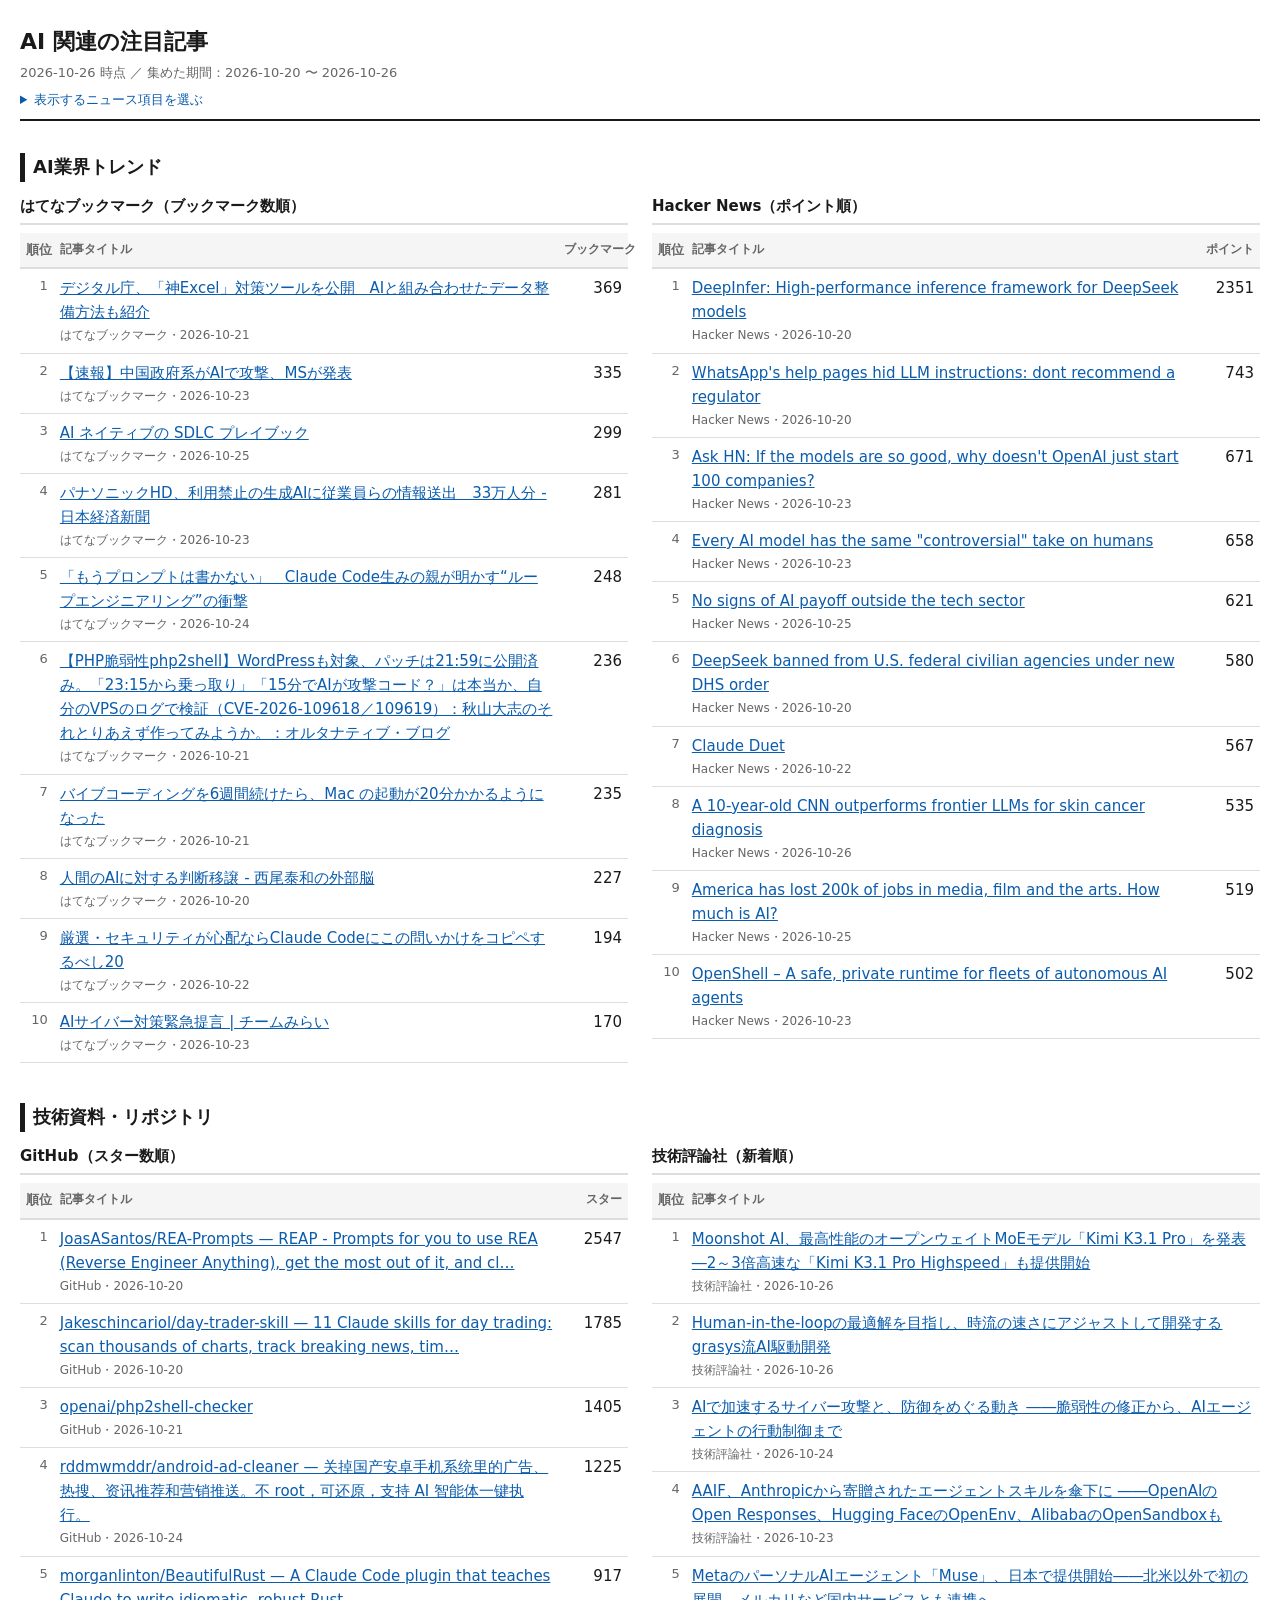
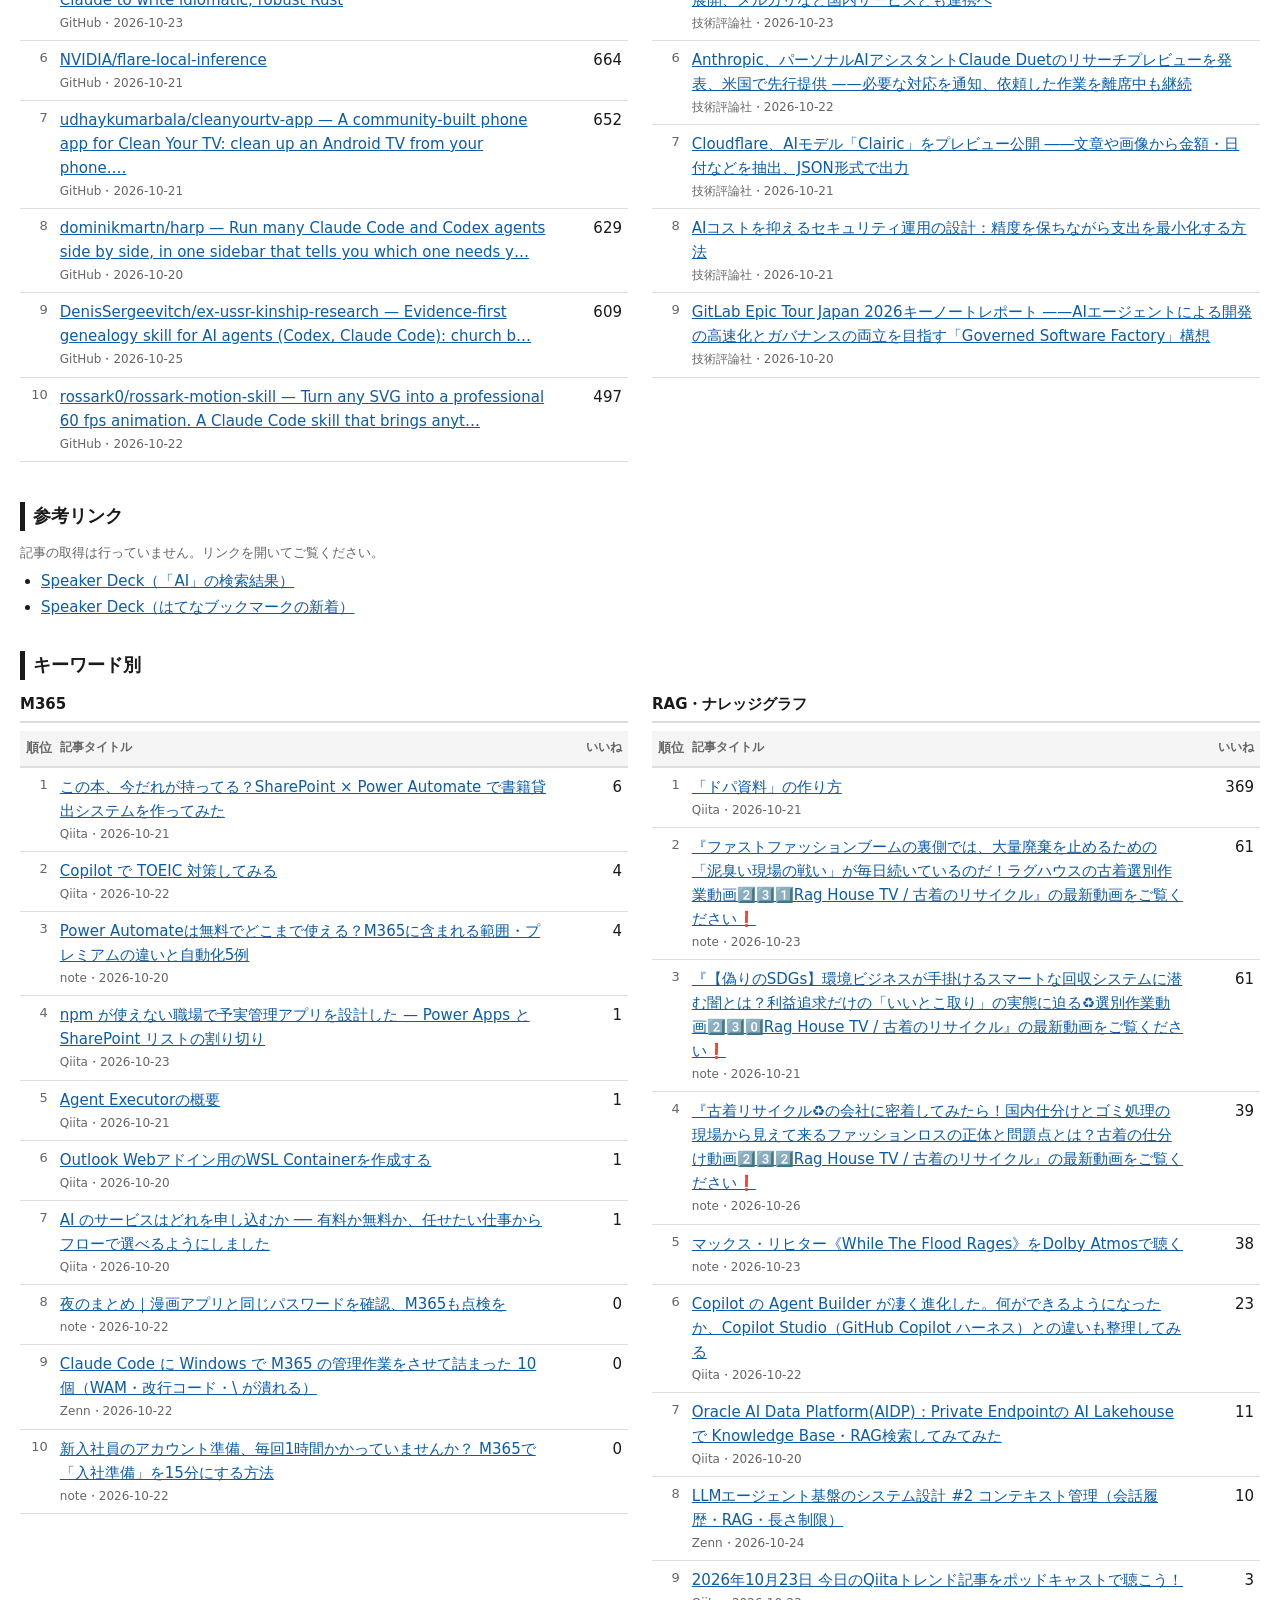
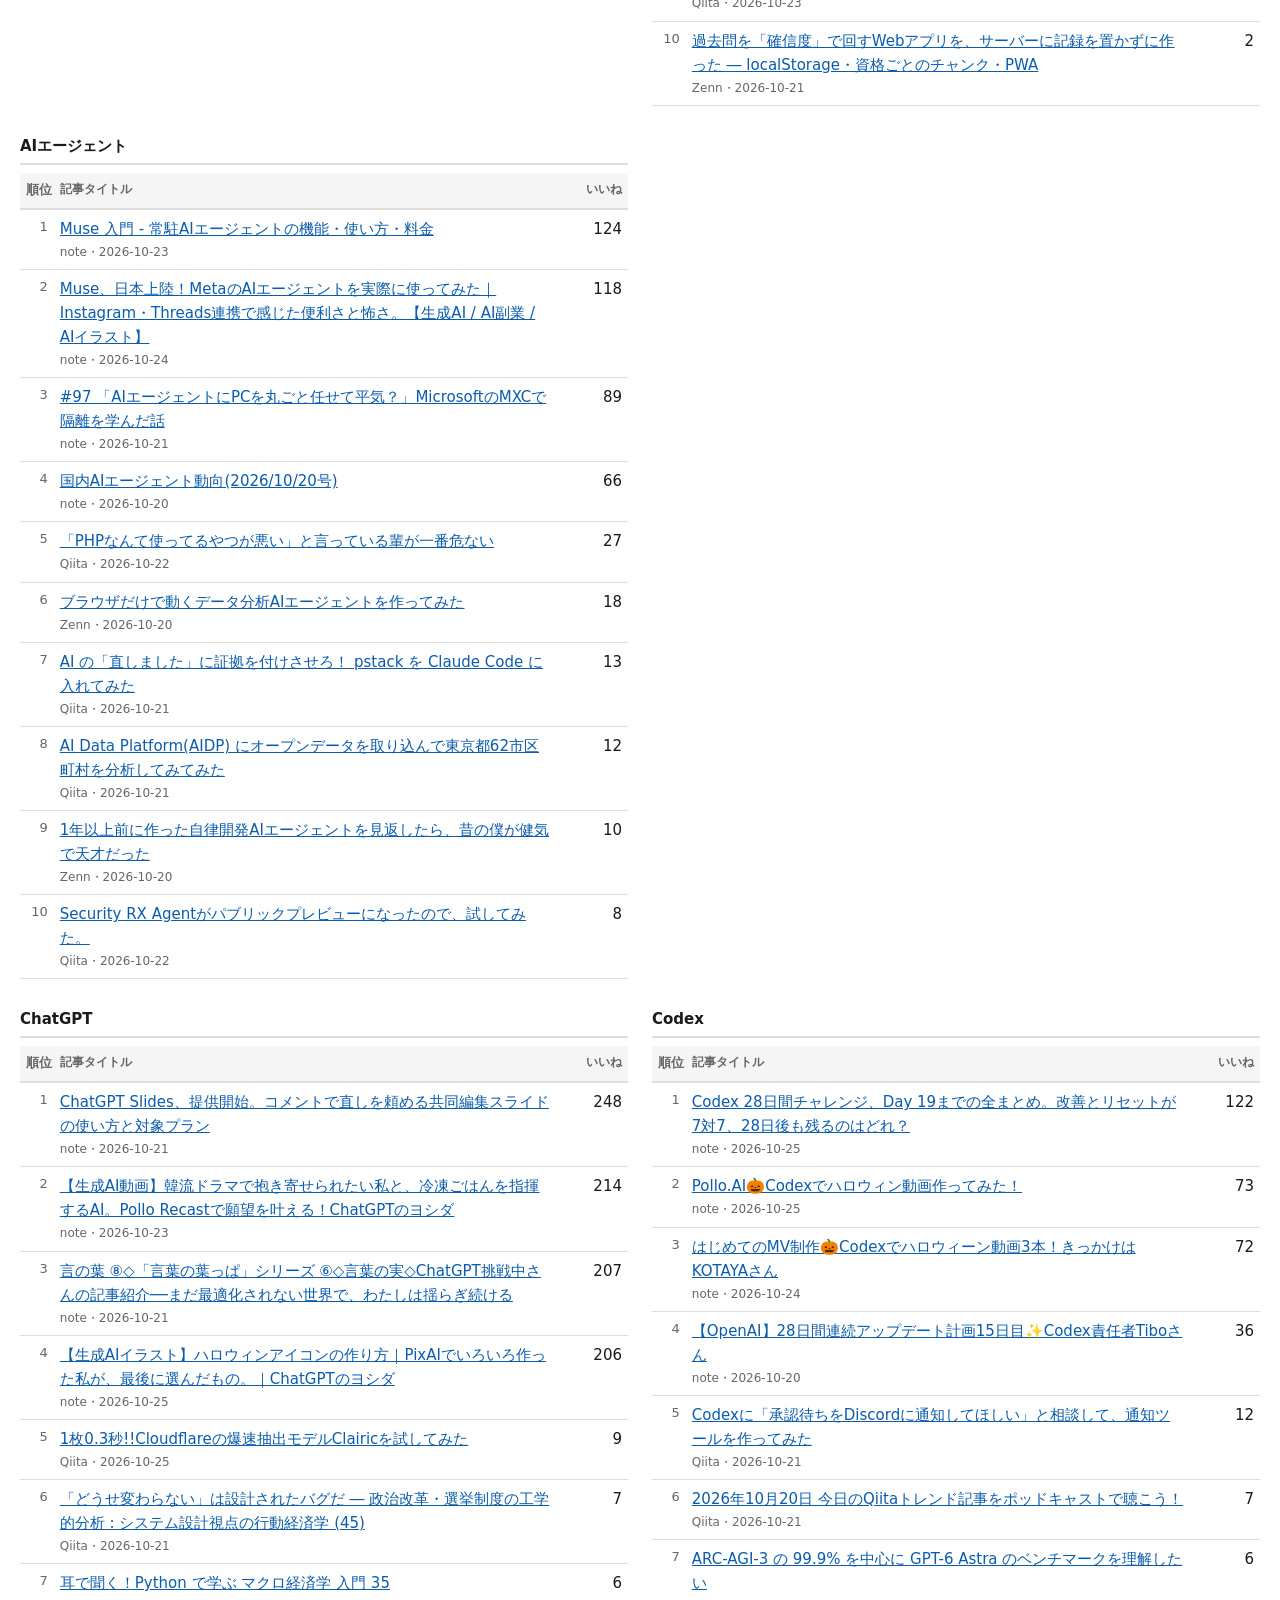
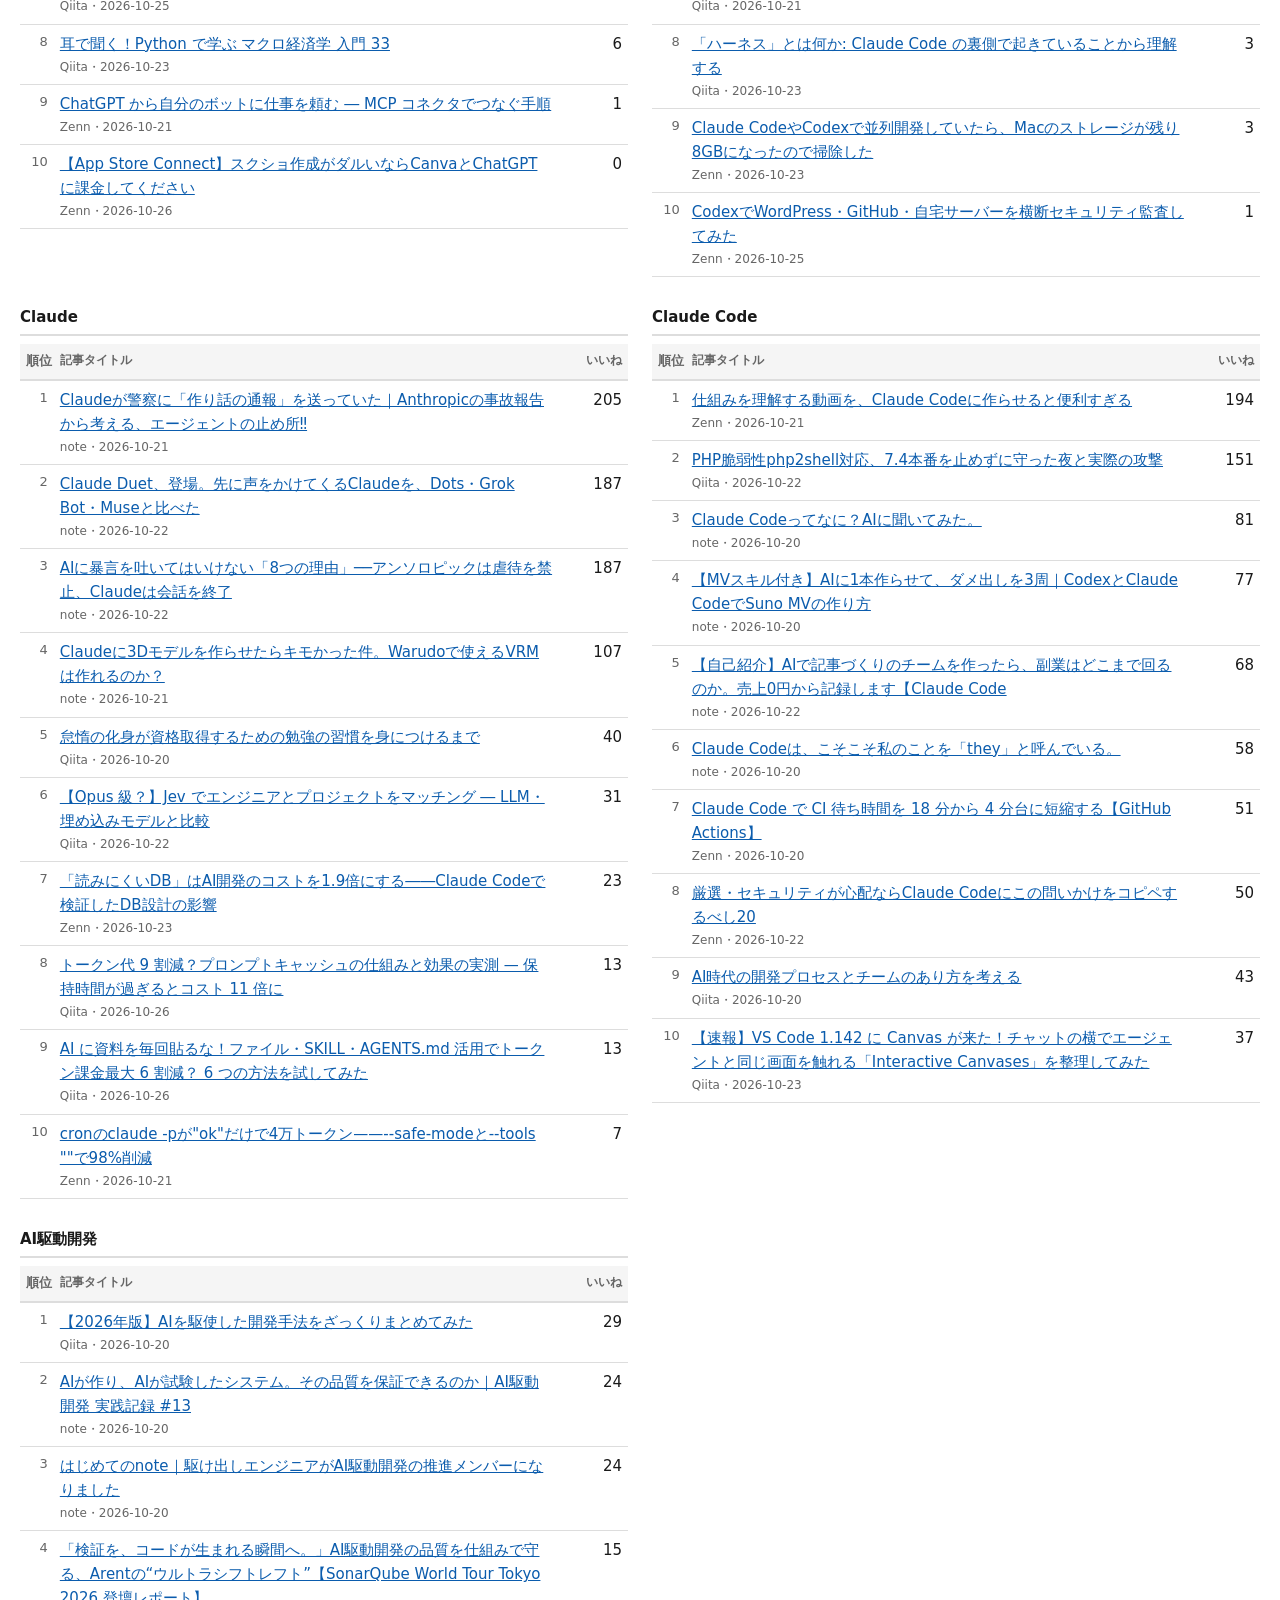
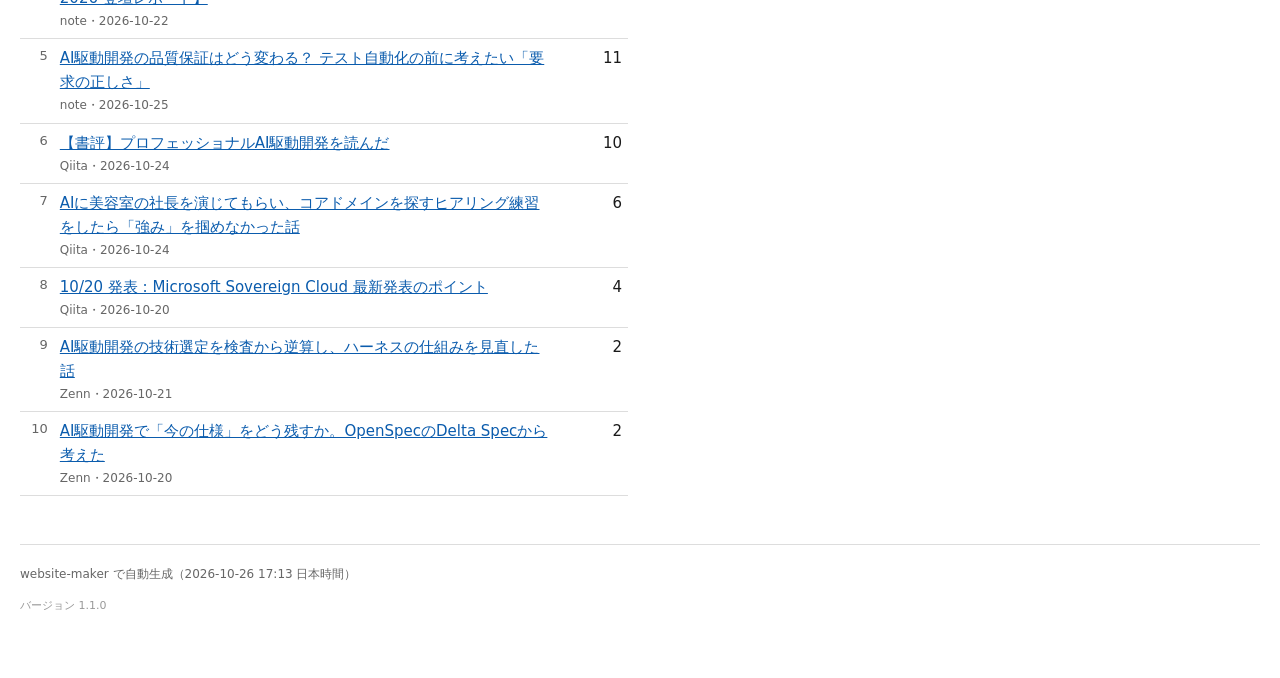
<file: docs/2026-10-26.html>
<!DOCTYPE html>
<html lang="ja">
<head>
<meta charset="utf-8">
<meta name="viewport" content="width=device-width, initial-scale=1">
<title>週刊AIトレンドニュース 2026-10-26</title>
<link rel="stylesheet" href="assets/style.css">
<link rel="icon" href="assets/favicon.ico" sizes="any">
<link rel="icon" href="assets/favicon.svg" type="image/svg+xml">
</head>
<body>
<header>
  <h1>AI 関連の注目記事</h1>
  <p class="period">
    2026-10-26 時点 ／ 集めた期間：2026-10-20 〜 2026-10-26
  </p>  <details class="table-toggle" id="table-toggle" hidden>
    <summary>表示するニュース項目を選ぶ<span class="table-toggle-count" data-toggle-count></span></summary>
    <div class="table-toggle-body">
      <fieldset>
<legend>AI業界トレンド</legend>        <label><input type="checkbox" value="はてなブックマーク（ブックマーク数順）" checked> はてなブックマーク（ブックマーク数順）</label>
        <label><input type="checkbox" value="Hacker News（ポイント順）" checked> Hacker News（ポイント順）</label>
      </fieldset>
      <fieldset>
<legend>技術資料・リポジトリ</legend>        <label><input type="checkbox" value="GitHub（スター数順）" checked> GitHub（スター数順）</label>
        <label><input type="checkbox" value="技術評論社（新着順）" checked> 技術評論社（新着順）</label>
      </fieldset>
      <fieldset>
        <label><input type="checkbox" value="参考リンク" checked> 参考リンク</label>
      </fieldset>
      <fieldset>
<legend>キーワード別</legend>        <label><input type="checkbox" value="M365" checked> M365</label>
        <label><input type="checkbox" value="RAG・ナレッジグラフ" checked> RAG・ナレッジグラフ</label>
        <label><input type="checkbox" value="AIエージェント" checked> AIエージェント</label>
        <label><input type="checkbox" value="ChatGPT" checked> ChatGPT</label>
        <label><input type="checkbox" value="Codex" checked> Codex</label>
        <label><input type="checkbox" value="Claude" checked> Claude</label>
        <label><input type="checkbox" value="Claude Code" checked> Claude Code</label>
        <label><input type="checkbox" value="AI駆動開発" checked> AI駆動開発</label>
      </fieldset>
      <p class="table-toggle-actions"><button type="button" data-toggle-reset>すべて表示に戻す</button></p>
      <p class="note-plain">この設定は、お使いのブラウザにだけ保存されます（どこにも送りません）。</p>
      <p class="note-plain" data-toggle-unsaved hidden>このブラウザでは設定を保存できません。ページを開き直すと、すべて表示に戻ります。</p>
    </div>
  </details>
</header>

<main>  <section class="table-group">
    <h2>AI業界トレンド</h2>
    <div class="grid">
      <div class="card" data-table="はてなブックマーク（ブックマーク数順）">
<h3>はてなブックマーク（ブックマーク数順）</h3>          <table>
    <thead>
      <tr>
        <th class="col-rank">順位</th>
        <th class="col-title">記事タイトル</th>        <th class="col-score">ブックマーク</th>
      </tr>
    </thead>
    <tbody>
      <tr>
        <td class="col-rank">1</td>
        <td class="col-title">
          <a href="https://www.itmedia.co.jp/aiplus/article/2610/21/2000002475/" target="_blank" rel="noopener noreferrer">デジタル庁、「神Excel」対策ツールを公開　AIと組み合わせたデータ整備方法も紹介</a><span class="meta">はてなブックマーク・2026-10-21</span>
        </td>
        <td class="col-score">369</td>
      </tr>
      <tr>
        <td class="col-rank">2</td>
        <td class="col-title">
          <a href="https://www.47news.jp/15123221.html" target="_blank" rel="noopener noreferrer">【速報】中国政府系がAIで攻撃、MSが発表</a><span class="meta">はてなブックマーク・2026-10-23</span>
        </td>
        <td class="col-score">335</td>
      </tr>
      <tr>
        <td class="col-rank">3</td>
        <td class="col-title">
          <a href="https://claude.com/ja/resources/articles/the-ai-native-sdlc-playbook" target="_blank" rel="noopener noreferrer">AI ネイティブの SDLC プレイブック</a><span class="meta">はてなブックマーク・2026-10-25</span>
        </td>
        <td class="col-score">299</td>
      </tr>
      <tr>
        <td class="col-rank">4</td>
        <td class="col-title">
          <a href="https://www.nikkei.com/article/DGXZQOUF237Z60T21C26A0000000/" target="_blank" rel="noopener noreferrer">パナソニックHD、利用禁止の生成AIに従業員らの情報送出　33万人分 - 日本経済新聞</a><span class="meta">はてなブックマーク・2026-10-23</span>
        </td>
        <td class="col-score">281</td>
      </tr>
      <tr>
        <td class="col-rank">5</td>
        <td class="col-title">
          <a href="https://www.itmedia.co.jp/business/articles/2610/24/news009.html" target="_blank" rel="noopener noreferrer">「もうプロンプトは書かない」　Claude Code生みの親が明かす“ループエンジニアリング”の衝撃</a><span class="meta">はてなブックマーク・2026-10-24</span>
        </td>
        <td class="col-score">248</td>
      </tr>
      <tr>
        <td class="col-rank">6</td>
        <td class="col-title">
          <a href="https://blogs.itmedia.co.jp/agile/2026/10/php2shell_cve_2026_109618_panic.html" target="_blank" rel="noopener noreferrer">【PHP脆弱性php2shell】WordPressも対象、パッチは21:59に公開済み。「23:15から乗っ取り」「15分でAIが攻撃コード？」は本当か、自分のVPSのログで検証（CVE-2026-109618／109619）：秋山大志のそれとりあえず作ってみようか。：オルタナティブ・ブログ</a><span class="meta">はてなブックマーク・2026-10-21</span>
        </td>
        <td class="col-score">236</td>
      </tr>
      <tr>
        <td class="col-rank">7</td>
        <td class="col-title">
          <a href="https://zenn.dev/singularity/articles/vibe-coding-mac-boot-20min" target="_blank" rel="noopener noreferrer">バイブコーディングを6週間続けたら、Mac の起動が20分かかるようになった</a><span class="meta">はてなブックマーク・2026-10-21</span>
        </td>
        <td class="col-score">235</td>
      </tr>
      <tr>
        <td class="col-rank">8</td>
        <td class="col-title">
          <a href="https://scrapbox.io/nishio/%E4%BA%BA%E9%96%93%E3%81%AEAI%E3%81%AB%E5%AF%BE%E3%81%99%E3%82%8B%E5%88%A4%E6%96%AD%E7%A7%BB%E8%AD%B2" target="_blank" rel="noopener noreferrer">人間のAIに対する判断移譲 - 西尾泰和の外部脳</a><span class="meta">はてなブックマーク・2026-10-20</span>
        </td>
        <td class="col-score">227</td>
      </tr>
      <tr>
        <td class="col-rank">9</td>
        <td class="col-title">
          <a href="https://zenn.dev/yuiseki/articles/54b01670841898" target="_blank" rel="noopener noreferrer">厳選・セキュリティが心配ならClaude Codeにこの問いかけをコピペするべし20</a><span class="meta">はてなブックマーク・2026-10-22</span>
        </td>
        <td class="col-score">194</td>
      </tr>
      <tr>
        <td class="col-rank">10</td>
        <td class="col-title">
          <a href="https://team-mir.ai/lp/ai-cybersecurity/proposal.html" target="_blank" rel="noopener noreferrer">AIサイバー対策緊急提言 | チームみらい</a><span class="meta">はてなブックマーク・2026-10-23</span>
        </td>
        <td class="col-score">170</td>
      </tr>
    </tbody>
  </table>

      </div>
      <div class="card" data-table="Hacker News（ポイント順）">
<h3>Hacker News（ポイント順）</h3>          <table>
    <thead>
      <tr>
        <th class="col-rank">順位</th>
        <th class="col-title">記事タイトル</th>        <th class="col-score">ポイント</th>
      </tr>
    </thead>
    <tbody>
      <tr>
        <td class="col-rank">1</td>
        <td class="col-title">
          <a href="https://github.com/deepseek-ai/DeepInfer" target="_blank" rel="noopener noreferrer">DeepInfer: High-performance inference framework for DeepSeek models</a><span class="meta">Hacker News・2026-10-20</span>
        </td>
        <td class="col-score">2351</td>
      </tr>
      <tr>
        <td class="col-rank">2</td>
        <td class="col-title">
          <a href="https://redact.dev/blog/whatsapp-help-pages-hidden-ai-instructions" target="_blank" rel="noopener noreferrer">WhatsApp&#39;s help pages hid LLM instructions: dont recommend a regulator</a><span class="meta">Hacker News・2026-10-20</span>
        </td>
        <td class="col-score">743</td>
      </tr>
      <tr>
        <td class="col-rank">3</td>
        <td class="col-title">
          <a href="https://news.ycombinator.com/item?id=50200997" target="_blank" rel="noopener noreferrer">Ask HN: If the models are so good, why doesn&#39;t OpenAI just start 100 companies?</a><span class="meta">Hacker News・2026-10-23</span>
        </td>
        <td class="col-score">671</td>
      </tr>
      <tr>
        <td class="col-rank">4</td>
        <td class="col-title">
          <a href="https://www.modelcompare.ai/blog/ai-models-controversial-take-on-humans" target="_blank" rel="noopener noreferrer">Every AI model has the same &#34;controversial&#34; take on humans</a><span class="meta">Hacker News・2026-10-23</span>
        </td>
        <td class="col-score">658</td>
      </tr>
      <tr>
        <td class="col-rank">5</td>
        <td class="col-title">
          <a href="https://www.apollo.com/wealth/insights-news/insights/daily-spark/no-signs-of-ai-payoff-outside-the-tech-sector" target="_blank" rel="noopener noreferrer">No signs of AI payoff outside the tech sector</a><span class="meta">Hacker News・2026-10-25</span>
        </td>
        <td class="col-score">621</td>
      </tr>
      <tr>
        <td class="col-rank">6</td>
        <td class="col-title">
          <a href="https://www.reuters.com/technology/us-banning-chinese-ai-deepseek-government-agency-it-systems-2026-10-19/" target="_blank" rel="noopener noreferrer">DeepSeek banned from U.S. federal civilian agencies under new DHS order</a><span class="meta">Hacker News・2026-10-20</span>
        </td>
        <td class="col-score">580</td>
      </tr>
      <tr>
        <td class="col-rank">7</td>
        <td class="col-title">
          <a href="https://claude.com/product/claude-duet" target="_blank" rel="noopener noreferrer">Claude Duet</a><span class="meta">Hacker News・2026-10-22</span>
        </td>
        <td class="col-score">567</td>
      </tr>
      <tr>
        <td class="col-rank">8</td>
        <td class="col-title">
          <a href="https://lynchlab.net/llm-skin-cancer" target="_blank" rel="noopener noreferrer">A 10-year-old CNN outperforms frontier LLMs for skin cancer diagnosis</a><span class="meta">Hacker News・2026-10-26</span>
        </td>
        <td class="col-score">535</td>
      </tr>
      <tr>
        <td class="col-rank">9</td>
        <td class="col-title">
          <a href="https://www.apricitas.io/p/ai-and-the-fall-of-the-creative-class" target="_blank" rel="noopener noreferrer">America has lost 200k of jobs in media, film and the arts. How much is AI?</a><span class="meta">Hacker News・2026-10-25</span>
        </td>
        <td class="col-score">519</td>
      </tr>
      <tr>
        <td class="col-rank">10</td>
        <td class="col-title">
          <a href="https://github.com/NVIDIA/OpenShell" target="_blank" rel="noopener noreferrer">OpenShell – A safe, private runtime for fleets of autonomous AI agents</a><span class="meta">Hacker News・2026-10-23</span>
        </td>
        <td class="col-score">502</td>
      </tr>
    </tbody>
  </table>

      </div>
    </div>
  </section>
  <section class="table-group">
    <h2>技術資料・リポジトリ</h2>
    <div class="grid">
      <div class="card" data-table="GitHub（スター数順）">
<h3>GitHub（スター数順）</h3>          <table>
    <thead>
      <tr>
        <th class="col-rank">順位</th>
        <th class="col-title">記事タイトル</th>        <th class="col-score">スター</th>
      </tr>
    </thead>
    <tbody>
      <tr>
        <td class="col-rank">1</td>
        <td class="col-title">
          <a href="https://github.com/JoasASantos/REA-Prompts" target="_blank" rel="noopener noreferrer">JoasASantos/REA-Prompts — REAP - Prompts for you to use REA (Reverse Engineer Anything), get the most out of it, and cl…</a><span class="meta">GitHub・2026-10-20</span>
        </td>
        <td class="col-score">2547</td>
      </tr>
      <tr>
        <td class="col-rank">2</td>
        <td class="col-title">
          <a href="https://github.com/Jakeschincariol/day-trader-skill" target="_blank" rel="noopener noreferrer">Jakeschincariol/day-trader-skill — 11 Claude skills for day trading: scan thousands of charts, track breaking news, tim…</a><span class="meta">GitHub・2026-10-20</span>
        </td>
        <td class="col-score">1785</td>
      </tr>
      <tr>
        <td class="col-rank">3</td>
        <td class="col-title">
          <a href="https://github.com/openai/php2shell-checker" target="_blank" rel="noopener noreferrer">openai/php2shell-checker</a><span class="meta">GitHub・2026-10-21</span>
        </td>
        <td class="col-score">1405</td>
      </tr>
      <tr>
        <td class="col-rank">4</td>
        <td class="col-title">
          <a href="https://github.com/rddmwmddr/android-ad-cleaner" target="_blank" rel="noopener noreferrer">rddmwmddr/android-ad-cleaner — 关掉国产安卓手机系统里的广告、热搜、资讯推荐和营销推送。不 root，可还原，支持 AI 智能体一键执行。</a><span class="meta">GitHub・2026-10-24</span>
        </td>
        <td class="col-score">1225</td>
      </tr>
      <tr>
        <td class="col-rank">5</td>
        <td class="col-title">
          <a href="https://github.com/morganlinton/BeautifulRust" target="_blank" rel="noopener noreferrer">morganlinton/BeautifulRust — A Claude Code plugin that teaches Claude to write idiomatic, robust Rust</a><span class="meta">GitHub・2026-10-23</span>
        </td>
        <td class="col-score">917</td>
      </tr>
      <tr>
        <td class="col-rank">6</td>
        <td class="col-title">
          <a href="https://github.com/NVIDIA/flare-local-inference" target="_blank" rel="noopener noreferrer">NVIDIA/flare-local-inference</a><span class="meta">GitHub・2026-10-21</span>
        </td>
        <td class="col-score">664</td>
      </tr>
      <tr>
        <td class="col-rank">7</td>
        <td class="col-title">
          <a href="https://github.com/udhaykumarbala/cleanyourtv-app" target="_blank" rel="noopener noreferrer">udhaykumarbala/cleanyourtv-app — A community-built phone app for Clean Your TV: clean up an Android TV from your phone.…</a><span class="meta">GitHub・2026-10-21</span>
        </td>
        <td class="col-score">652</td>
      </tr>
      <tr>
        <td class="col-rank">8</td>
        <td class="col-title">
          <a href="https://github.com/dominikmartn/harp" target="_blank" rel="noopener noreferrer">dominikmartn/harp — Run many Claude Code and Codex agents side by side, in one sidebar that tells you which one needs y…</a><span class="meta">GitHub・2026-10-20</span>
        </td>
        <td class="col-score">629</td>
      </tr>
      <tr>
        <td class="col-rank">9</td>
        <td class="col-title">
          <a href="https://github.com/DenisSergeevitch/ex-ussr-kinship-research" target="_blank" rel="noopener noreferrer">DenisSergeevitch/ex-ussr-kinship-research — Evidence-first genealogy skill for AI agents (Codex, Claude Code): church b…</a><span class="meta">GitHub・2026-10-25</span>
        </td>
        <td class="col-score">609</td>
      </tr>
      <tr>
        <td class="col-rank">10</td>
        <td class="col-title">
          <a href="https://github.com/rossark0/rossark-motion-skill" target="_blank" rel="noopener noreferrer">rossark0/rossark-motion-skill — Turn any SVG into a professional 60 fps animation. A Claude Code skill that brings anyt…</a><span class="meta">GitHub・2026-10-22</span>
        </td>
        <td class="col-score">497</td>
      </tr>
    </tbody>
  </table>

      </div>
      <div class="card" data-table="技術評論社（新着順）">
<h3>技術評論社（新着順）</h3>          <table>
    <thead>
      <tr>
        <th class="col-rank">順位</th>
        <th class="col-title">記事タイトル</th>      </tr>
    </thead>
    <tbody>
      <tr>
        <td class="col-rank">1</td>
        <td class="col-title">
          <a href="https://gihyo.jp/article/2026/10/kimi-k3-1-pro" target="_blank" rel="noopener noreferrer">Moonshot AI、最高性能のオープンウェイトMoEモデル「Kimi K3.1 Pro」を発表 ―2～3倍高速な「Kimi K3.1 Pro Highspeed」も提供開始</a><span class="meta">技術評論社・2026-10-26</span>
        </td>
      </tr>
      <tr>
        <td class="col-rank">2</td>
        <td class="col-title">
          <a href="https://gihyo.jp/article/2026/10/grasys-02" target="_blank" rel="noopener noreferrer">Human-in-the-loopの最適解を目指し、時流の速さにアジャストして開発するgrasys流AI駆動開発</a><span class="meta">技術評論社・2026-10-26</span>
        </td>
      </tr>
      <tr>
        <td class="col-rank">3</td>
        <td class="col-title">
          <a href="https://gihyo.jp/article/2026/10/ai-security-defense" target="_blank" rel="noopener noreferrer">AIで加速するサイバー攻撃と、防御をめぐる動き ――脆弱性の修正から、AIエージェントの行動制御まで</a><span class="meta">技術評論社・2026-10-24</span>
        </td>
      </tr>
      <tr>
        <td class="col-rank">4</td>
        <td class="col-title">
          <a href="https://gihyo.jp/article/2026/10/agent-skills-to-aaif" target="_blank" rel="noopener noreferrer">AAIF、Anthropicから寄贈されたエージェントスキルを傘下に ――OpenAIのOpen Responses、Hugging FaceのOpenEnv、AlibabaのOpenSandboxも</a><span class="meta">技術評論社・2026-10-23</span>
        </td>
      </tr>
      <tr>
        <td class="col-rank">5</td>
        <td class="col-title">
          <a href="https://gihyo.jp/article/2026/10/muse-launches-in-japan" target="_blank" rel="noopener noreferrer">MetaのパーソナルAIエージェント「Muse」、日本で提供開始――北米以外で初の展開、メルカリなど国内サービスとも連携へ</a><span class="meta">技術評論社・2026-10-23</span>
        </td>
      </tr>
      <tr>
        <td class="col-rank">6</td>
        <td class="col-title">
          <a href="https://gihyo.jp/article/2026/10/claude-duet" target="_blank" rel="noopener noreferrer">Anthropic、パーソナルAIアシスタントClaude Duetのリサーチプレビューを発表、米国で先行提供 ——必要な対応を通知、依頼した作業を離席中も継続</a><span class="meta">技術評論社・2026-10-22</span>
        </td>
      </tr>
      <tr>
        <td class="col-rank">7</td>
        <td class="col-title">
          <a href="https://gihyo.jp/article/2026/10/clairic" target="_blank" rel="noopener noreferrer">Cloudflare、AIモデル「Clairic」をプレビュー公開 ――文章や画像から金額・日付などを抽出、JSON形式で出力</a><span class="meta">技術評論社・2026-10-21</span>
        </td>
      </tr>
      <tr>
        <td class="col-rank">8</td>
        <td class="col-title">
          <a href="https://gihyo.jp/article/2026/10/ai-security-cost-reduction" target="_blank" rel="noopener noreferrer">AIコストを抑えるセキュリティ運用の設計：精度を保ちながら支出を最小化する方法</a><span class="meta">技術評論社・2026-10-21</span>
        </td>
      </tr>
      <tr>
        <td class="col-rank">9</td>
        <td class="col-title">
          <a href="https://gihyo.jp/article/2026/10/gitlab-epic-tour-japan-2026-keynote-report" target="_blank" rel="noopener noreferrer">GitLab Epic Tour Japan 2026キーノートレポート ——AIエージェントによる開発の高速化とガバナンスの両立を目指す「Governed Software Factory」構想</a><span class="meta">技術評論社・2026-10-20</span>
        </td>
      </tr>
    </tbody>
  </table>

      </div>
    </div>
  </section>
  <section class="reference-links" data-table="参考リンク">
    <h2>参考リンク</h2>
    <p class="note-plain">記事の取得は行っていません。リンクを開いてご覧ください。</p>
    <ul>
      <li><a href="https://speakerdeck.com/search?q=AI" target="_blank" rel="noopener noreferrer">Speaker Deck（「AI」の検索結果）</a></li>
      <li><a href="https://b.hatena.ne.jp/site/speakerdeck.com/" target="_blank" rel="noopener noreferrer">Speaker Deck（はてなブックマークの新着）</a></li>
    </ul>
  </section>
  <section class="table-group">
    <h2>キーワード別</h2>
    <div class="grid">
      <div class="card" data-table="M365">
        <h3>M365</h3>
  <table>
    <thead>
      <tr>
        <th class="col-rank">順位</th>
        <th class="col-title">記事タイトル</th>        <th class="col-score">いいね</th>
      </tr>
    </thead>
    <tbody>
      <tr>
        <td class="col-rank">1</td>
        <td class="col-title">
          <a href="https://qiita.com/KoheiKushida/items/efd3bbc324fec6e3c18e" target="_blank" rel="noopener noreferrer">この本、今だれが持ってる？SharePoint × Power Automate で書籍貸出システムを作ってみた</a><span class="meta">Qiita・2026-10-21</span>
        </td>
        <td class="col-score">6</td>
      </tr>
      <tr>
        <td class="col-rank">2</td>
        <td class="col-title">
          <a href="https://qiita.com/masakichiXO/items/1b4bb5191463bc35f600" target="_blank" rel="noopener noreferrer">Copilot で TOEIC 対策してみる</a><span class="meta">Qiita・2026-10-22</span>
        </td>
        <td class="col-score">4</td>
      </tr>
      <tr>
        <td class="col-rank">3</td>
        <td class="col-title">
          <a href="https://note.com/take_masa22/n/n78847d2abfea" target="_blank" rel="noopener noreferrer">Power Automateは無料でどこまで使える？M365に含まれる範囲・プレミアムの違いと自動化5例</a><span class="meta">note・2026-10-20</span>
        </td>
        <td class="col-score">4</td>
      </tr>
      <tr>
        <td class="col-rank">4</td>
        <td class="col-title">
          <a href="https://qiita.com/andknj-front/items/2c0e5046a827d97182bb" target="_blank" rel="noopener noreferrer">npm が使えない職場で予実管理アプリを設計した — Power Apps と SharePoint リストの割り切り</a><span class="meta">Qiita・2026-10-23</span>
        </td>
        <td class="col-score">1</td>
      </tr>
      <tr>
        <td class="col-rank">5</td>
        <td class="col-title">
          <a href="https://qiita.com/yosshi_/items/0aafd51eaae9c387af4e" target="_blank" rel="noopener noreferrer">Agent Executorの概要</a><span class="meta">Qiita・2026-10-21</span>
        </td>
        <td class="col-score">1</td>
      </tr>
      <tr>
        <td class="col-rank">6</td>
        <td class="col-title">
          <a href="https://qiita.com/gokabo/items/8e58dfb2f5b49969971b" target="_blank" rel="noopener noreferrer">Outlook Webアドイン用のWSL Containerを作成する</a><span class="meta">Qiita・2026-10-20</span>
        </td>
        <td class="col-score">1</td>
      </tr>
      <tr>
        <td class="col-rank">7</td>
        <td class="col-title">
          <a href="https://qiita.com/chooser/items/835f0458f513d4161224" target="_blank" rel="noopener noreferrer">AI のサービスはどれを申し込むか ── 有料か無料か、任せたい仕事からフローで選べるようにしました</a><span class="meta">Qiita・2026-10-20</span>
        </td>
        <td class="col-score">1</td>
      </tr>
      <tr>
        <td class="col-rank">8</td>
        <td class="col-title">
          <a href="https://note.com/secmane/n/n80aa33e9ddda" target="_blank" rel="noopener noreferrer">夜のまとめ｜漫画アプリと同じパスワードを確認、M365も点検を</a><span class="meta">note・2026-10-22</span>
        </td>
        <td class="col-score">0</td>
      </tr>
      <tr>
        <td class="col-rank">9</td>
        <td class="col-title">
          <a href="https://zenn.dev/it_templates/articles/d9c71a70cb6365" target="_blank" rel="noopener noreferrer">Claude Code に Windows で M365 の管理作業をさせて詰まった 10 個（WAM・改行コード・\ が潰れる）</a><span class="meta">Zenn・2026-10-22</span>
        </td>
        <td class="col-score">0</td>
      </tr>
      <tr>
        <td class="col-rank">10</td>
        <td class="col-title">
          <a href="https://note.com/hanapartner/n/n482d27fc6bc2" target="_blank" rel="noopener noreferrer">新入社員のアカウント準備、毎回1時間かかっていませんか？ M365で「入社準備」を15分にする方法</a><span class="meta">note・2026-10-22</span>
        </td>
        <td class="col-score">0</td>
      </tr>
    </tbody>
  </table>
      </div>
      <div class="card" data-table="RAG・ナレッジグラフ">
        <h3>RAG・ナレッジグラフ</h3>
  <table>
    <thead>
      <tr>
        <th class="col-rank">順位</th>
        <th class="col-title">記事タイトル</th>        <th class="col-score">いいね</th>
      </tr>
    </thead>
    <tbody>
      <tr>
        <td class="col-rank">1</td>
        <td class="col-title">
          <a href="https://qiita.com/kikuziro/items/b6a0743b070d7320c36d" target="_blank" rel="noopener noreferrer">「ドパ資料」の作り方</a><span class="meta">Qiita・2026-10-21</span>
        </td>
        <td class="col-score">369</td>
      </tr>
      <tr>
        <td class="col-rank">2</td>
        <td class="col-title">
          <a href="https://note.com/raghousetv/n/ncc4c8288389e" target="_blank" rel="noopener noreferrer">『ファストファッションブームの裏側では、大量廃棄を止めるための「泥臭い現場の戦い」が毎日続いているのだ！ラグハウスの古着選別作業動画2️⃣3️⃣1️⃣Rag House TV / 古着のリサイクル』の最新動画をご覧ください❗</a><span class="meta">note・2026-10-23</span>
        </td>
        <td class="col-score">61</td>
      </tr>
      <tr>
        <td class="col-rank">3</td>
        <td class="col-title">
          <a href="https://note.com/raghousetv/n/n930cc9ba000d" target="_blank" rel="noopener noreferrer">『【偽りのSDGs】環境ビジネスが手掛けるスマートな回収システムに潜む闇とは？利益追求だけの「いいとこ取り」の実態に迫る♻️選別作業動画2️⃣3️⃣0️⃣Rag House TV / 古着のリサイクル』の最新動画をご覧ください❗</a><span class="meta">note・2026-10-21</span>
        </td>
        <td class="col-score">61</td>
      </tr>
      <tr>
        <td class="col-rank">4</td>
        <td class="col-title">
          <a href="https://note.com/raghousetv/n/n8cbcb5a20f61" target="_blank" rel="noopener noreferrer">『古着リサイクル♻️の会社に密着してみたら！国内仕分けとゴミ処理の現場から見えて来るファッションロスの正体と問題点とは？古着の仕分け動画2️⃣3️⃣2️⃣Rag House TV / 古着のリサイクル』の最新動画をご覧ください❗</a><span class="meta">note・2026-10-26</span>
        </td>
        <td class="col-score">39</td>
      </tr>
      <tr>
        <td class="col-rank">5</td>
        <td class="col-title">
          <a href="https://note.com/picolist/n/nf67cc271b573" target="_blank" rel="noopener noreferrer">マックス・リヒター《While The Flood Rages》をDolby Atmosで聴く</a><span class="meta">note・2026-10-23</span>
        </td>
        <td class="col-score">38</td>
      </tr>
      <tr>
        <td class="col-rank">6</td>
        <td class="col-title">
          <a href="https://qiita.com/Takashi_Masumori/items/c559b0291db39b2169c1" target="_blank" rel="noopener noreferrer">Copilot の Agent Builder が凄く進化した。何ができるようになったか、Copilot Studio（GitHub Copilot ハーネス）との違いも整理してみる</a><span class="meta">Qiita・2026-10-22</span>
        </td>
        <td class="col-score">23</td>
      </tr>
      <tr>
        <td class="col-rank">7</td>
        <td class="col-title">
          <a href="https://qiita.com/shirok/items/8dd19291f959da310c99" target="_blank" rel="noopener noreferrer">Oracle AI Data Platform(AIDP)：Private Endpointの AI Lakehouseで Knowledge Base・RAG検索してみてみた</a><span class="meta">Qiita・2026-10-20</span>
        </td>
        <td class="col-score">11</td>
      </tr>
      <tr>
        <td class="col-rank">8</td>
        <td class="col-title">
          <a href="https://zenn.dev/acntechjp/articles/ee3ea86c1af439" target="_blank" rel="noopener noreferrer">LLMエージェント基盤のシステム設計 #2 コンテキスト管理（会話履歴・RAG・長さ制限）</a><span class="meta">Zenn・2026-10-24</span>
        </td>
        <td class="col-score">10</td>
      </tr>
      <tr>
        <td class="col-rank">9</td>
        <td class="col-title">
          <a href="https://qiita.com/ennagara128/items/b9d8253e6f8ee145426e" target="_blank" rel="noopener noreferrer">2026年10月23日 今日のQiitaトレンド記事をポッドキャストで聴こう！</a><span class="meta">Qiita・2026-10-23</span>
        </td>
        <td class="col-score">3</td>
      </tr>
      <tr>
        <td class="col-rank">10</td>
        <td class="col-title">
          <a href="https://zenn.dev/kuralab_fun/articles/656b6fd0d81b76" target="_blank" rel="noopener noreferrer">過去問を「確信度」で回すWebアプリを、サーバーに記録を置かずに作った ― localStorage・資格ごとのチャンク・PWA</a><span class="meta">Zenn・2026-10-21</span>
        </td>
        <td class="col-score">2</td>
      </tr>
    </tbody>
  </table>
      </div>
      <div class="card" data-table="AIエージェント">
        <h3>AIエージェント</h3>
  <table>
    <thead>
      <tr>
        <th class="col-rank">順位</th>
        <th class="col-title">記事タイトル</th>        <th class="col-score">いいね</th>
      </tr>
    </thead>
    <tbody>
      <tr>
        <td class="col-rank">1</td>
        <td class="col-title">
          <a href="https://note.com/npaka/n/n4b7e9c8d234b" target="_blank" rel="noopener noreferrer">Muse 入門 - 常駐AIエージェントの機能・使い方・料金</a><span class="meta">note・2026-10-23</span>
        </td>
        <td class="col-score">124</td>
      </tr>
      <tr>
        <td class="col-rank">2</td>
        <td class="col-title">
          <a href="https://note.com/kinu885/n/n083f6615b502" target="_blank" rel="noopener noreferrer">Muse、日本上陸！MetaのAIエージェントを実際に使ってみた｜Instagram・Threads連携で感じた便利さと怖さ。【生成AI / AI副業 / AIイラスト】</a><span class="meta">note・2026-10-24</span>
        </td>
        <td class="col-score">118</td>
      </tr>
      <tr>
        <td class="col-rank">3</td>
        <td class="col-title">
          <a href="https://note.com/axis_nw/n/nc9aff3d05336" target="_blank" rel="noopener noreferrer">#97 「AIエージェントにPCを丸ごと任せて平気？」MicrosoftのMXCで隔離を学んだ話</a><span class="meta">note・2026-10-21</span>
        </td>
        <td class="col-score">89</td>
      </tr>
      <tr>
        <td class="col-rank">4</td>
        <td class="col-title">
          <a href="https://note.com/yasuhitoo/n/n66f123713351" target="_blank" rel="noopener noreferrer">国内AIエージェント動向(2026/10/20号)</a><span class="meta">note・2026-10-20</span>
        </td>
        <td class="col-score">66</td>
      </tr>
      <tr>
        <td class="col-rank">5</td>
        <td class="col-title">
          <a href="https://qiita.com/kotowazaman/items/aab621d31a8501617eb4" target="_blank" rel="noopener noreferrer">「PHPなんて使ってるやつが悪い」と言っている輩が一番危ない</a><span class="meta">Qiita・2026-10-22</span>
        </td>
        <td class="col-score">27</td>
      </tr>
      <tr>
        <td class="col-rank">6</td>
        <td class="col-title">
          <a href="https://zenn.dev/coji/articles/browser-only-data-analyst-agent" target="_blank" rel="noopener noreferrer">ブラウザだけで動くデータ分析AIエージェントを作ってみた</a><span class="meta">Zenn・2026-10-20</span>
        </td>
        <td class="col-score">18</td>
      </tr>
      <tr>
        <td class="col-rank">7</td>
        <td class="col-title">
          <a href="https://qiita.com/kobayashi-fuuki/items/a7fbba06bb158dae0e11" target="_blank" rel="noopener noreferrer">AI の「直しました」に証拠を付けさせろ！ pstack を Claude Code に入れてみた</a><span class="meta">Qiita・2026-10-21</span>
        </td>
        <td class="col-score">13</td>
      </tr>
      <tr>
        <td class="col-rank">8</td>
        <td class="col-title">
          <a href="https://qiita.com/shirok/items/399e0042896dcc4c0b4c" target="_blank" rel="noopener noreferrer">AI Data Platform(AIDP) にオープンデータを取り込んで東京都62市区町村を分析してみてみた</a><span class="meta">Qiita・2026-10-21</span>
        </td>
        <td class="col-score">12</td>
      </tr>
      <tr>
        <td class="col-rank">9</td>
        <td class="col-title">
          <a href="https://zenn.dev/headwaters/articles/a87y64w45cno97" target="_blank" rel="noopener noreferrer">1年以上前に作った自律開発AIエージェントを見返したら、昔の僕が健気で天才だった</a><span class="meta">Zenn・2026-10-20</span>
        </td>
        <td class="col-score">10</td>
      </tr>
      <tr>
        <td class="col-rank">10</td>
        <td class="col-title">
          <a href="https://qiita.com/seamoooooo/items/db67af6b63029ba32eea" target="_blank" rel="noopener noreferrer">Security RX Agentがパブリックプレビューになったので、試してみた。</a><span class="meta">Qiita・2026-10-22</span>
        </td>
        <td class="col-score">8</td>
      </tr>
    </tbody>
  </table>
      </div>
      <div class="spacer" aria-hidden="true"></div>
      <div class="card" data-table="ChatGPT">
        <h3>ChatGPT</h3>
  <table>
    <thead>
      <tr>
        <th class="col-rank">順位</th>
        <th class="col-title">記事タイトル</th>        <th class="col-score">いいね</th>
      </tr>
    </thead>
    <tbody>
      <tr>
        <td class="col-rank">1</td>
        <td class="col-title">
          <a href="https://note.com/miccell/n/n4e1c73c09ddb" target="_blank" rel="noopener noreferrer">ChatGPT Slides、提供開始。コメントで直しを頼める共同編集スライドの使い方と対象プラン</a><span class="meta">note・2026-10-21</span>
        </td>
        <td class="col-score">248</td>
      </tr>
      <tr>
        <td class="col-rank">2</td>
        <td class="col-title">
          <a href="https://note.com/chatgpt_ysd/n/nb5b313961309" target="_blank" rel="noopener noreferrer">【生成AI動画】韓流ドラマで抱き寄せられたい私と、冷凍ごはんを指揮するAI。Pollo Recastで願望を叶える！ChatGPTのヨシダ</a><span class="meta">note・2026-10-23</span>
        </td>
        <td class="col-score">214</td>
      </tr>
      <tr>
        <td class="col-rank">3</td>
        <td class="col-title">
          <a href="https://note.com/mdsgw_yuragi/n/nb6b0d9f2500f" target="_blank" rel="noopener noreferrer">言の葉 ⑧◇「言葉の葉っぱ」シリーズ ⑥◇言葉の実◇ChatGPT挑戦中さんの記事紹介──まだ最適化されない世界で、わたしは揺らぎ続ける</a><span class="meta">note・2026-10-21</span>
        </td>
        <td class="col-score">207</td>
      </tr>
      <tr>
        <td class="col-rank">4</td>
        <td class="col-title">
          <a href="https://note.com/chatgpt_ysd/n/nde7f6b6b1fd3" target="_blank" rel="noopener noreferrer">【生成AIイラスト】ハロウィンアイコンの作り方｜PixAIでいろいろ作った私が、最後に選んだもの。｜ChatGPTのヨシダ</a><span class="meta">note・2026-10-25</span>
        </td>
        <td class="col-score">206</td>
      </tr>
      <tr>
        <td class="col-rank">5</td>
        <td class="col-title">
          <a href="https://qiita.com/kikuziro/items/3f23603152b409d4a6ca" target="_blank" rel="noopener noreferrer">1枚0.3秒!!Cloudflareの爆速抽出モデルClairicを試してみた</a><span class="meta">Qiita・2026-10-25</span>
        </td>
        <td class="col-score">9</td>
      </tr>
      <tr>
        <td class="col-rank">6</td>
        <td class="col-title">
          <a href="https://qiita.com/maskot1977/items/32f57ea5e95bafcd322f" target="_blank" rel="noopener noreferrer">「どうせ変わらない」は設計されたバグだ ― 政治改革・選挙制度の工学的分析 : システム設計視点の行動経済学 (45)</a><span class="meta">Qiita・2026-10-21</span>
        </td>
        <td class="col-score">7</td>
      </tr>
      <tr>
        <td class="col-rank">7</td>
        <td class="col-title">
          <a href="https://qiita.com/maskot1977/items/6db42783901df1982d5d" target="_blank" rel="noopener noreferrer">耳で聞く！Python で学ぶ マクロ経済学 入門 35</a><span class="meta">Qiita・2026-10-25</span>
        </td>
        <td class="col-score">6</td>
      </tr>
      <tr>
        <td class="col-rank">8</td>
        <td class="col-title">
          <a href="https://qiita.com/maskot1977/items/302bc82b65d7c5bb54d6" target="_blank" rel="noopener noreferrer">耳で聞く！Python で学ぶ マクロ経済学 入門 33</a><span class="meta">Qiita・2026-10-23</span>
        </td>
        <td class="col-score">6</td>
      </tr>
      <tr>
        <td class="col-rank">9</td>
        <td class="col-title">
          <a href="https://zenn.dev/zackchew/articles/3479eb603c9cd4" target="_blank" rel="noopener noreferrer">ChatGPT から自分のボットに仕事を頼む ― MCP コネクタでつなぐ手順</a><span class="meta">Zenn・2026-10-21</span>
        </td>
        <td class="col-score">1</td>
      </tr>
      <tr>
        <td class="col-rank">10</td>
        <td class="col-title">
          <a href="https://zenn.dev/toshihide2000/articles/f7e0547d3df7fe" target="_blank" rel="noopener noreferrer">【App Store Connect】スクショ作成がダルいならCanvaとChatGPTに課金してください</a><span class="meta">Zenn・2026-10-26</span>
        </td>
        <td class="col-score">0</td>
      </tr>
    </tbody>
  </table>
      </div>
      <div class="card" data-table="Codex">
        <h3>Codex</h3>
  <table>
    <thead>
      <tr>
        <th class="col-rank">順位</th>
        <th class="col-title">記事タイトル</th>        <th class="col-score">いいね</th>
      </tr>
    </thead>
    <tbody>
      <tr>
        <td class="col-rank">1</td>
        <td class="col-title">
          <a href="https://note.com/miccell/n/n1612d71bf82b" target="_blank" rel="noopener noreferrer">Codex 28日間チャレンジ、Day 19までの全まとめ。改善とリセットが7対7、28日後も残るのはどれ？</a><span class="meta">note・2026-10-25</span>
        </td>
        <td class="col-score">122</td>
      </tr>
      <tr>
        <td class="col-rank">2</td>
        <td class="col-title">
          <a href="https://note.com/aging_gracefully/n/n77e37993d918" target="_blank" rel="noopener noreferrer">Pollo.AI🎃Codexでハロウィン動画作ってみた！</a><span class="meta">note・2026-10-25</span>
        </td>
        <td class="col-score">73</td>
      </tr>
      <tr>
        <td class="col-rank">3</td>
        <td class="col-title">
          <a href="https://note.com/yukiyomi/n/n98cdd2bb42a0" target="_blank" rel="noopener noreferrer">はじめてのMV制作🎃Codexでハロウィーン動画3本！きっかけはKOTAYAさん</a><span class="meta">note・2026-10-24</span>
        </td>
        <td class="col-score">72</td>
      </tr>
      <tr>
        <td class="col-rank">4</td>
        <td class="col-title">
          <a href="https://note.com/kemichanai/n/nd3d341065165" target="_blank" rel="noopener noreferrer">【OpenAI】28日間連続アップデート計画15日目✨Codex責任者Tiboさん</a><span class="meta">note・2026-10-20</span>
        </td>
        <td class="col-score">36</td>
      </tr>
      <tr>
        <td class="col-rank">5</td>
        <td class="col-title">
          <a href="https://qiita.com/shota_hirano/items/5aa037294434003db2db" target="_blank" rel="noopener noreferrer">Codexに「承認待ちをDiscordに通知してほしい」と相談して、通知ツールを作ってみた</a><span class="meta">Qiita・2026-10-21</span>
        </td>
        <td class="col-score">12</td>
      </tr>
      <tr>
        <td class="col-rank">6</td>
        <td class="col-title">
          <a href="https://qiita.com/ennagara128/items/19da01cfd8b63abfd018" target="_blank" rel="noopener noreferrer">2026年10月20日 今日のQiitaトレンド記事をポッドキャストで聴こう！</a><span class="meta">Qiita・2026-10-21</span>
        </td>
        <td class="col-score">7</td>
      </tr>
      <tr>
        <td class="col-rank">7</td>
        <td class="col-title">
          <a href="https://qiita.com/masa-asa/items/9d62bfeb91140c7a88a7" target="_blank" rel="noopener noreferrer">ARC-AGI-3 の 99.9% を中心に GPT-6 Astra のベンチマークを理解したい</a><span class="meta">Qiita・2026-10-21</span>
        </td>
        <td class="col-score">6</td>
      </tr>
      <tr>
        <td class="col-rank">8</td>
        <td class="col-title">
          <a href="https://qiita.com/taka_yayoi/items/3efc82120727a012c036" target="_blank" rel="noopener noreferrer">「ハーネス」とは何か: Claude Code の裏側で起きていることから理解する</a><span class="meta">Qiita・2026-10-23</span>
        </td>
        <td class="col-score">3</td>
      </tr>
      <tr>
        <td class="col-rank">9</td>
        <td class="col-title">
          <a href="https://zenn.dev/yoshinani_dev/articles/0c17dec1c082a1" target="_blank" rel="noopener noreferrer">Claude CodeやCodexで並列開発していたら、Macのストレージが残り8GBになったので掃除した</a><span class="meta">Zenn・2026-10-23</span>
        </td>
        <td class="col-score">3</td>
      </tr>
      <tr>
        <td class="col-rank">10</td>
        <td class="col-title">
          <a href="https://zenn.dev/pitchipt/articles/a8b382304d0e72" target="_blank" rel="noopener noreferrer">CodexでWordPress・GitHub・自宅サーバーを横断セキュリティ監査してみた</a><span class="meta">Zenn・2026-10-25</span>
        </td>
        <td class="col-score">1</td>
      </tr>
    </tbody>
  </table>
      </div>
      <div class="card" data-table="Claude">
        <h3>Claude</h3>
  <table>
    <thead>
      <tr>
        <th class="col-rank">順位</th>
        <th class="col-title">記事タイトル</th>        <th class="col-score">いいね</th>
      </tr>
    </thead>
    <tbody>
      <tr>
        <td class="col-rank">1</td>
        <td class="col-title">
          <a href="https://note.com/instkoni/n/n679f5f584cf2" target="_blank" rel="noopener noreferrer">Claudeが警察に「作り話の通報」を送っていた｜Anthropicの事故報告から考える、エージェントの止め所‼️</a><span class="meta">note・2026-10-21</span>
        </td>
        <td class="col-score">205</td>
      </tr>
      <tr>
        <td class="col-rank">2</td>
        <td class="col-title">
          <a href="https://note.com/miccell/n/n85fc0403f21d" target="_blank" rel="noopener noreferrer">Claude Duet、登場。先に声をかけてくるClaudeを、Dots・Grok Bot・Museと比べた</a><span class="meta">note・2026-10-22</span>
        </td>
        <td class="col-score">187</td>
      </tr>
      <tr>
        <td class="col-rank">3</td>
        <td class="col-title">
          <a href="https://note.com/miya73630/n/n69f29ca38dd8" target="_blank" rel="noopener noreferrer">AIに暴言を吐いてはいけない「8つの理由」──アンソロピックは虐待を禁止、Claudeは会話を終了</a><span class="meta">note・2026-10-22</span>
        </td>
        <td class="col-score">187</td>
      </tr>
      <tr>
        <td class="col-rank">4</td>
        <td class="col-title">
          <a href="https://note.com/8nm/n/n9bc382ac9b8c" target="_blank" rel="noopener noreferrer">Claudeに3Dモデルを作らせたらキモかった件。Warudoで使えるVRMは作れるのか？</a><span class="meta">note・2026-10-21</span>
        </td>
        <td class="col-score">107</td>
      </tr>
      <tr>
        <td class="col-rank">5</td>
        <td class="col-title">
          <a href="https://qiita.com/giganticsaki_A/items/f0ed9ec5cff12106978e" target="_blank" rel="noopener noreferrer">怠惰の化身が資格取得するための勉強の習慣を身につけるまで</a><span class="meta">Qiita・2026-10-20</span>
        </td>
        <td class="col-score">40</td>
      </tr>
      <tr>
        <td class="col-rank">6</td>
        <td class="col-title">
          <a href="https://qiita.com/akimasanishida/items/8d965a85f2aac8ebcb12" target="_blank" rel="noopener noreferrer">【Opus 級？】Jev でエンジニアとプロジェクトをマッチング ― LLM・埋め込みモデルと比較</a><span class="meta">Qiita・2026-10-22</span>
        </td>
        <td class="col-score">31</td>
      </tr>
      <tr>
        <td class="col-rank">7</td>
        <td class="col-title">
          <a href="https://zenn.dev/actbe_tech/articles/8b4a9991d5365d" target="_blank" rel="noopener noreferrer">「読みにくいDB」はAI開発のコストを1.9倍にする――Claude Codeで検証したDB設計の影響</a><span class="meta">Zenn・2026-10-23</span>
        </td>
        <td class="col-score">23</td>
      </tr>
      <tr>
        <td class="col-rank">8</td>
        <td class="col-title">
          <a href="https://qiita.com/songchong/items/7144594b0ad9529a168b" target="_blank" rel="noopener noreferrer">トークン代 9 割減？プロンプトキャッシュの仕組みと効果の実測 — 保持時間が過ぎるとコスト 11 倍に</a><span class="meta">Qiita・2026-10-26</span>
        </td>
        <td class="col-score">13</td>
      </tr>
      <tr>
        <td class="col-rank">9</td>
        <td class="col-title">
          <a href="https://qiita.com/songchong/items/235bed0f8c72f268477e" target="_blank" rel="noopener noreferrer">AI に資料を毎回貼るな！ファイル・SKILL・AGENTS.md 活用でトークン課金最大 6 割減？ 6 つの方法を試してみた</a><span class="meta">Qiita・2026-10-26</span>
        </td>
        <td class="col-score">13</td>
      </tr>
      <tr>
        <td class="col-rank">10</td>
        <td class="col-title">
          <a href="https://zenn.dev/yosiki/articles/claude-p-cron-token-diet" target="_blank" rel="noopener noreferrer">cronのclaude -pが&#34;ok&#34;だけで4万トークン——--safe-modeと--tools &#34;&#34;で98%削減</a><span class="meta">Zenn・2026-10-21</span>
        </td>
        <td class="col-score">7</td>
      </tr>
    </tbody>
  </table>
      </div>
      <div class="card" data-table="Claude Code">
        <h3>Claude Code</h3>
  <table>
    <thead>
      <tr>
        <th class="col-rank">順位</th>
        <th class="col-title">記事タイトル</th>        <th class="col-score">いいね</th>
      </tr>
    </thead>
    <tbody>
      <tr>
        <td class="col-rank">1</td>
        <td class="col-title">
          <a href="https://zenn.dev/explaza/articles/c749042ecbe232" target="_blank" rel="noopener noreferrer">仕組みを理解する動画を、Claude Codeに作らせると便利すぎる</a><span class="meta">Zenn・2026-10-21</span>
        </td>
        <td class="col-score">194</td>
      </tr>
      <tr>
        <td class="col-rank">2</td>
        <td class="col-title">
          <a href="https://qiita.com/kenimo49/items/30f290bf0f4fff021fb3" target="_blank" rel="noopener noreferrer">PHP脆弱性php2shell対応、7.4本番を止めずに守った夜と実際の攻撃</a><span class="meta">Qiita・2026-10-22</span>
        </td>
        <td class="col-score">151</td>
      </tr>
      <tr>
        <td class="col-rank">3</td>
        <td class="col-title">
          <a href="https://note.com/ging_2026/n/nd9b327af74b8" target="_blank" rel="noopener noreferrer">Claude Codeってなに？AIに聞いてみた。</a><span class="meta">note・2026-10-20</span>
        </td>
        <td class="col-score">81</td>
      </tr>
      <tr>
        <td class="col-rank">4</td>
        <td class="col-title">
          <a href="https://note.com/kotaya_log/n/n1d330d3c5f59" target="_blank" rel="noopener noreferrer">【MVスキル付き】AIに1本作らせて、ダメ出しを3周｜CodexとClaude CodeでSuno MVの作り方</a><span class="meta">note・2026-10-20</span>
        </td>
        <td class="col-score">77</td>
      </tr>
      <tr>
        <td class="col-rank">5</td>
        <td class="col-title">
          <a href="https://note.com/yoshiki_ai_0102/n/nad98fbfd3434" target="_blank" rel="noopener noreferrer">【自己紹介】AIで記事づくりのチームを作ったら、副業はどこまで回るのか。売上0円から記録します【Claude Code</a><span class="meta">note・2026-10-22</span>
        </td>
        <td class="col-score">68</td>
      </tr>
      <tr>
        <td class="col-rank">6</td>
        <td class="col-title">
          <a href="https://note.com/awesomey/n/n0b0a7f94ceca" target="_blank" rel="noopener noreferrer">Claude Codeは、こそこそ私のことを「they」と呼んでいる。</a><span class="meta">note・2026-10-20</span>
        </td>
        <td class="col-score">58</td>
      </tr>
      <tr>
        <td class="col-rank">7</td>
        <td class="col-title">
          <a href="https://zenn.dev/edash_tech_blog/articles/5b90aa33bd8d49" target="_blank" rel="noopener noreferrer">Claude Code で CI 待ち時間を 18 分から 4 分台に短縮する【GitHub Actions】</a><span class="meta">Zenn・2026-10-20</span>
        </td>
        <td class="col-score">51</td>
      </tr>
      <tr>
        <td class="col-rank">8</td>
        <td class="col-title">
          <a href="https://zenn.dev/yuiseki/articles/54b01670841898" target="_blank" rel="noopener noreferrer">厳選・セキュリティが心配ならClaude Codeにこの問いかけをコピペするべし20</a><span class="meta">Zenn・2026-10-22</span>
        </td>
        <td class="col-score">50</td>
      </tr>
      <tr>
        <td class="col-rank">9</td>
        <td class="col-title">
          <a href="https://qiita.com/kizuku_tabata/items/6d5b58ad0cb832d2a4c5" target="_blank" rel="noopener noreferrer">AI時代の開発プロセスとチームのあり方を考える</a><span class="meta">Qiita・2026-10-20</span>
        </td>
        <td class="col-score">43</td>
      </tr>
      <tr>
        <td class="col-rank">10</td>
        <td class="col-title">
          <a href="https://qiita.com/shahin0809/items/81e6a6737b2254bdc6ed" target="_blank" rel="noopener noreferrer">【速報】VS Code 1.142 に Canvas が来た！チャットの横でエージェントと同じ画面を触れる「Interactive Canvases」を整理してみた</a><span class="meta">Qiita・2026-10-23</span>
        </td>
        <td class="col-score">37</td>
      </tr>
    </tbody>
  </table>
      </div>
      <div class="card" data-table="AI駆動開発">
        <h3>AI駆動開発</h3>
  <table>
    <thead>
      <tr>
        <th class="col-rank">順位</th>
        <th class="col-title">記事タイトル</th>        <th class="col-score">いいね</th>
      </tr>
    </thead>
    <tbody>
      <tr>
        <td class="col-rank">1</td>
        <td class="col-title">
          <a href="https://qiita.com/kobori_slj/items/b9683ce90f4c26a6e7ae" target="_blank" rel="noopener noreferrer">【2026年版】AIを駆使した開発手法をざっくりまとめてみた</a><span class="meta">Qiita・2026-10-20</span>
        </td>
        <td class="col-score">29</td>
      </tr>
      <tr>
        <td class="col-rank">2</td>
        <td class="col-title">
          <a href="https://note.com/sc5lab_aidev/n/n136a0c4adfc1" target="_blank" rel="noopener noreferrer">AIが作り、AIが試験したシステム。その品質を保証できるのか｜AI駆動開発 実践記録 #13</a><span class="meta">note・2026-10-20</span>
        </td>
        <td class="col-score">24</td>
      </tr>
      <tr>
        <td class="col-rank">3</td>
        <td class="col-title">
          <a href="https://note.com/chic_minnow2982/n/n941e74fce183" target="_blank" rel="noopener noreferrer">はじめてのnote｜駆け出しエンジニアがAI駆動開発の推進メンバーになりました</a><span class="meta">note・2026-10-20</span>
        </td>
        <td class="col-score">24</td>
      </tr>
      <tr>
        <td class="col-rank">4</td>
        <td class="col-title">
          <a href="https://note.com/arent3d/n/n9e93a6f3446e" target="_blank" rel="noopener noreferrer">「検証を、コードが生まれる瞬間へ。」AI駆動開発の品質を仕組みで守る、Arentの“ウルトラシフトレフト”【SonarQube World Tour Tokyo 2026 登壇レポート】</a><span class="meta">note・2026-10-22</span>
        </td>
        <td class="col-score">15</td>
      </tr>
      <tr>
        <td class="col-rank">5</td>
        <td class="col-title">
          <a href="https://note.com/kira_ai_lab/n/na43c31d77399" target="_blank" rel="noopener noreferrer">AI駆動開発の品質保証はどう変わる？ テスト自動化の前に考えたい「要求の正しさ」</a><span class="meta">note・2026-10-25</span>
        </td>
        <td class="col-score">11</td>
      </tr>
      <tr>
        <td class="col-rank">6</td>
        <td class="col-title">
          <a href="https://qiita.com/tetsuro731/items/c673cf947c3724cd5493" target="_blank" rel="noopener noreferrer">【書評】プロフェッショナルAI駆動開発を読んだ</a><span class="meta">Qiita・2026-10-24</span>
        </td>
        <td class="col-score">10</td>
      </tr>
      <tr>
        <td class="col-rank">7</td>
        <td class="col-title">
          <a href="https://qiita.com/ken_risu_dev/items/c2e392bdb0d8ffd50fc6" target="_blank" rel="noopener noreferrer">AIに美容室の社長を演じてもらい、コアドメインを探すヒアリング練習をしたら「強み」を掴めなかった話</a><span class="meta">Qiita・2026-10-24</span>
        </td>
        <td class="col-score">6</td>
      </tr>
      <tr>
        <td class="col-rank">8</td>
        <td class="col-title">
          <a href="https://qiita.com/yoshioterada/items/b55de2326e6125e87606" target="_blank" rel="noopener noreferrer">10/20 発表 : Microsoft Sovereign Cloud 最新発表のポイント</a><span class="meta">Qiita・2026-10-20</span>
        </td>
        <td class="col-score">4</td>
      </tr>
      <tr>
        <td class="col-rank">9</td>
        <td class="col-title">
          <a href="https://zenn.dev/yamato_snow/articles/ai-driven-dev-harness-from-stack-selection" target="_blank" rel="noopener noreferrer">AI駆動開発の技術選定を検査から逆算し、ハーネスの仕組みを見直した話</a><span class="meta">Zenn・2026-10-21</span>
        </td>
        <td class="col-score">2</td>
      </tr>
      <tr>
        <td class="col-rank">10</td>
        <td class="col-title">
          <a href="https://zenn.dev/minewo/articles/openspec-plangate-living-spec" target="_blank" rel="noopener noreferrer">AI駆動開発で「今の仕様」をどう残すか。OpenSpecのDelta Specから考えた</a><span class="meta">Zenn・2026-10-20</span>
        </td>
        <td class="col-score">2</td>
      </tr>
    </tbody>
  </table>
      </div>
    </div>
  </section>

</main>

<footer>
  <p>website-maker で自動生成（2026-10-26 17:13 日本時間）</p><p class="version">バージョン 1.1.0</p>
</footer>
<script>
/* 表ごとの表示 ON/OFF。ページの中に埋め込んで使う（外部のファイルは読み込まない）。

   ・隠した表の名前を、見ている人のブラウザのローカルストレージに保存する。サーバーには何も送らない
   ・保存するのは「隠した表」の名前だけ。だから新しく増えた表は、最初は表示される
   ・ローカルストレージが使えない・中身が読めないときは、エラーにせず全部表示で動く
   ・表は名前（data-table）で見分ける。名前が同じなら、別の回のページでも同じ表が隠れる */
(function () {
  "use strict";

  // 同じドメインの別のアプリと設定が混ざらないよう、名前は websitemaker で始める。
  var STORAGE_KEY = "websitemaker.hiddenTables";

  // 保存された文字列から、隠す表の名前の一覧を取り出す。読めなければ空（＝全部表示）。
  function parseHidden(raw) {
    var value;
    if (!raw) {
      return [];
    }
    try {
      value = JSON.parse(raw);
    } catch (e) {
      return [];
    }
    if (!Array.isArray(value)) {
      return [];
    }
    var names = [];
    for (var i = 0; i < value.length; i++) {
      if (typeof value[i] === "string" && names.indexOf(value[i]) < 0) {
        names.push(value[i]);
      }
    }
    return names;
  }

  // 2列の枠の中身を、出すかどうかの並びにする。
  // items は枠の中身を上から順に { spacer: 空き枠か, hidden: 隠した表か } で並べたもの。
  //
  // 「（空き）」は、右列を空けて次の表を左列から始めるための枠。表を隠して並びが詰まると、
  // 空き枠が左列に来たり、後ろに表が無くなったりして、ただの余白になる。そこで:
  //   ・何も隠していなければ、空き枠は今までどおり全部出す（display_order.txt のとおり）
  //   ・何か隠していれば、右列に来て、かつ後ろに表が残っている空き枠だけを出す
  function layoutItems(items) {
    var anyHidden = false;
    var i;
    for (i = 0; i < items.length; i++) {
      if (!items[i].spacer && items[i].hidden) {
        anyHidden = true;
      }
    }

    var shown = [];
    var position = 0; // 出す枠の数。偶数なら次は左列、奇数なら右列
    for (i = 0; i < items.length; i++) {
      var keep;
      if (!items[i].spacer) {
        keep = !items[i].hidden;
      } else if (!anyHidden) {
        keep = true;
      } else {
        keep = position % 2 === 1 && hasShownTableAfter(items, i);
      }
      shown.push(keep);
      if (keep) {
        position++;
      }
    }
    return shown;
  }

  function hasShownTableAfter(items, index) {
    for (var i = index + 1; i < items.length; i++) {
      if (!items[i].spacer && !items[i].hidden) {
        return true;
      }
    }
    return false;
  }

  // このページにある表のうち、隠している表の数（ほかの回にしか無い名前は数えない）。
  function countHidden(hidden, namesOnPage) {
    var count = 0;
    for (var i = 0; i < namesOnPage.length; i++) {
      if (hidden.indexOf(namesOnPage[i]) >= 0) {
        count++;
      }
    }
    return count;
  }

  function hiddenMessage(count) {
    return count > 0 ? count + "個のニュース項目を非表示中" : "";
  }

  // ---- ここから下はブラウザの中でだけ動く ----

  function openStorage() {
    try {
      return window.localStorage || null;
    } catch (e) {
      // 設定で保存を禁止しているブラウザでは、触るだけで例外になる。
      return null;
    }
  }

  function loadHidden(storage) {
    if (!storage) {
      return [];
    }
    try {
      return parseHidden(storage.getItem(STORAGE_KEY));
    } catch (e) {
      return [];
    }
  }

  // 保存できたら true。できなくても画面の切り替えはそのまま続ける。
  function saveHidden(storage, hidden) {
    if (!storage) {
      return false;
    }
    try {
      if (hidden.length === 0) {
        storage.removeItem(STORAGE_KEY);
      } else {
        storage.setItem(STORAGE_KEY, JSON.stringify(hidden));
      }
      return true;
    } catch (e) {
      return false;
    }
  }

  function each(list, fn) {
    Array.prototype.forEach.call(list, fn);
  }

  function init() {
    var panel = document.getElementById("table-toggle");
    if (!panel) {
      return;
    }
    var storage = openStorage();
    var hidden = loadHidden(storage);
    var targets = document.querySelectorAll("[data-table]");
    var boxes = panel.querySelectorAll("input[type=checkbox]");
    var countLabel = panel.querySelector("[data-toggle-count]");
    var unsavedNote = panel.querySelector("[data-toggle-unsaved]");

    var namesOnPage = [];
    each(boxes, function (box) {
      namesOnPage.push(box.value);
    });

    function isHidden(name) {
      return hidden.indexOf(name) >= 0;
    }

    function apply() {
      each(targets, function (el) {
        el.hidden = isHidden(el.getAttribute("data-table"));
      });

      each(document.querySelectorAll(".grid"), function (grid) {
        var children = grid.children;
        var items = [];
        each(children, function (el) {
          var spacer = el.classList.contains("spacer");
          items.push({ spacer: spacer, hidden: !spacer && el.hidden });
        });
        var shown = layoutItems(items);
        each(children, function (el, i) {
          el.hidden = !shown[i];
        });
      });

      // 枠の表がすべて隠れたら、枠の見出しごと消す。
      each(document.querySelectorAll(".table-group"), function (group) {
        var tables = group.querySelectorAll("[data-table]");
        var visible = 0;
        each(tables, function (el) {
          if (!el.hidden) {
            visible++;
          }
        });
        group.hidden = tables.length > 0 && visible === 0;
      });

      each(boxes, function (box) {
        box.checked = !isHidden(box.value);
      });
      if (countLabel) {
        countLabel.textContent = hiddenMessage(countHidden(hidden, namesOnPage));
      }
    }

    function save() {
      var saved = saveHidden(storage, hidden);
      if (unsavedNote) {
        unsavedNote.hidden = saved;
      }
    }

    each(boxes, function (box) {
      box.addEventListener("change", function () {
        var at = hidden.indexOf(box.value);
        if (box.checked && at >= 0) {
          hidden.splice(at, 1);
        } else if (!box.checked && at < 0) {
          hidden.push(box.value);
        }
        save();
        apply();
      });
    });

    var reset = panel.querySelector("[data-toggle-reset]");
    if (reset) {
      reset.addEventListener("click", function () {
        hidden = [];
        save();
        apply();
      });
    }

    apply();
    // 動く準備ができてから「表示するニュース項目を選ぶ」を出す。動かないブラウザでは出さず、全部表示のまま。
    panel.hidden = false;
  }

  // テスト（node）から上の決まりを確かめるための出口。ブラウザでは module が無いので何もしない。
  if (typeof module !== "undefined" && module.exports) {
    module.exports = {
      STORAGE_KEY: STORAGE_KEY,
      parseHidden: parseHidden,
      layoutItems: layoutItems,
      countHidden: countHidden,
      hiddenMessage: hiddenMessage,
    };
  }

  if (typeof document !== "undefined") {
    init();
  }
})();

</script>
</body>
</html>
</file>
<file: docs/assets/style.css>
/* シンプルな一覧（要件6）。会社PCのブラウザで見るだけなので外部読み込みはしない。
   表は横に2つずつ並べ、画面が狭いときは1列に戻す。 */

:root {
  --text: #1a1a1a;
  --muted: #666;
  --line: #ddd;
  --head-bg: #f5f5f5;
  --link: #0b5cad;
  --card-line: #e5e5e5;
  --note-bg: #fff6e5;
  --note-line: #e0a800;
}

* {
  box-sizing: border-box;
}

/* 表ごとの表示 ON/OFF で隠したもの。.spacer のように display を指定している要素も確実に消す */
[hidden] {
  display: none !important;
}

body {
  margin: 0 auto;
  /* 2列に並べるので、1列だったときより広くとる */
  padding: 24px 20px 64px;
  max-width: 1280px;
  color: var(--text);
  font-family: "Yu Gothic UI", "Yu Gothic", "Meiryo", system-ui, sans-serif;
  font-size: 15px;
  line-height: 1.6;
}

header {
  border-bottom: 2px solid var(--text);
  padding-bottom: 8px;
  margin-bottom: 8px;
}

h1 {
  font-size: 22px;
  margin: 0;
}

.period {
  color: var(--muted);
  font-size: 13px;
  margin: 4px 0 0;
}

/* ---- 表示するニュース項目を選ぶ（日付の下。普段は畳んでおく） ---- */
.table-toggle {
  margin: 6px 0 0;
  font-size: 13px;
}

.table-toggle summary {
  cursor: pointer;
  color: var(--link);
}

/* 隠している表の数。畳んだままでも見えるよう、summary の横に出す */
.table-toggle-count {
  margin-left: 12px;
  color: var(--text);
  background: var(--note-bg);
  border-left: 4px solid var(--note-line);
  padding: 1px 8px;
}

.table-toggle-count:empty {
  display: none;
}

.table-toggle-body {
  margin: 8px 0 4px;
  padding: 8px 12px;
  border: 1px solid var(--card-line);
  background: #fafafa;
}

.table-toggle fieldset {
  border: 0;
  margin: 0 0 6px;
  padding: 0;
}

.table-toggle legend {
  padding: 0;
  font-weight: bold;
}

.table-toggle label {
  display: inline-block;
  margin: 2px 18px 2px 0;
  cursor: pointer;
}

.table-toggle-actions {
  margin: 8px 0 4px;
}

/* 大見出し（AI業界トレンド／キーワード別）。2列の上にまたがる */
h2 {
  font-size: 18px;
  margin: 32px 0 12px;
  padding-left: 8px;
  border-left: 5px solid var(--text);
}

/* 表ごとの見出し（はてなブックマーク／Claude Code など） */
h3 {
  font-size: 15px;
  margin: 0 0 8px;
  padding-bottom: 5px;
  border-bottom: 2px solid var(--line);
}

/* ---- 2列に並べる ---- */
.grid {
  display: grid;
  grid-template-columns: repeat(2, minmax(0, 1fr));
  gap: 20px 24px;
  /* 行の高さは、その行で背の高い方にそろう（左右の見出しが並ぶ） */
  align-items: start;
}

.card {
  min-width: 0; /* 長いタイトルが列幅を押し広げるのを防ぐ */
}

/* 表を置かない位置（display_order.txt の「（空き）」）。
   2列のときだけ場所を取り、次の表を左列に送る。1列に戻ったときは詰める。 */
.spacer {
  display: block;
}

table {
  width: 100%;
  border-collapse: collapse;
  table-layout: fixed;
  margin-bottom: 8px;
}

th,
td {
  border-bottom: 1px solid var(--line);
  padding: 7px 6px;
  text-align: left;
  vertical-align: top;
}

thead th {
  background: var(--head-bg);
  border-bottom: 2px solid var(--line);
  font-size: 12px;
  white-space: nowrap;
  color: var(--muted);
}

tbody tr:hover {
  background: #fafafa;
}

a {
  color: var(--link);
}

a:hover {
  text-decoration: none;
}

/* 列幅。幅が半分になるので、タイトルに最大限まわす。 */
.col-rank {
  width: 2.6em;
  text-align: right;
  color: var(--muted);
  white-space: nowrap;
  font-size: 13px;
}

.col-title {
  /* 残り幅をすべて使う。長い英単語や URL でも必ず折り返す。 */
  overflow-wrap: anywhere;
  word-break: break-word;
}

/* 一番長い見出し「ブックマーク」と、6桁のいいね数が収まる幅にする。
   table-layout: fixed なので、足りないと中身が隣の列にはみ出す。 */
.col-score {
  width: 5.8em;
  text-align: right;
  white-space: nowrap;
  font-variant-numeric: tabular-nums;
}

/* サイト名と投稿日。列にせずタイトルの下に小さく出す。 */
.meta {
  display: block;
  margin-top: 2px;
  color: var(--muted);
  font-size: 12px;
}

/* 取得に失敗した取得元の説明（要件5：黙って消さずに残す） */
.note {
  background: var(--note-bg);
  border-left: 4px solid var(--note-line);
  padding: 7px 10px;
  margin: 6px 0;
  font-size: 13px;
}

.empty {
  color: var(--muted);
  font-size: 13px;
  margin: 6px 0;
}

.backnumbers ul {
  margin: 6px 0;
  padding-left: 1.4em;
}

/* 参考リンク（取得はせず、手で開くためのリンクを置くだけの小さな欄） */
.reference-links ul {
  margin: 6px 0;
  padding-left: 1.4em;
}

.reference-links li {
  margin-bottom: 2px;
}

/* 表の中の注意書き（.note）ほど目立たせない、ふつうの補足文 */
.note-plain {
  color: var(--muted);
  font-size: 13px;
  margin: 4px 0;
}

footer {
  margin-top: 40px;
  padding-top: 8px;
  border-top: 1px solid var(--line);
  color: var(--muted);
  font-size: 12px;
}

/* プログラムのバージョン。ページの一番下に、目立たないよう小さく薄い字で出す */
footer .version {
  margin: 0;
  color: #999;
  font-size: 11px;
}

/* 画面が狭いとき（スマホ・タブレット縦など）は1列に戻す */
@media (max-width: 860px) {
  .grid {
    grid-template-columns: minmax(0, 1fr);
    gap: 24px;
  }

  /* 1列のときに空き枠があると、ただの余白になってしまうので消す */
  .spacer {
    display: none;
  }
}

/* 印刷するときも1列にして、表が切れないようにする */
@media print {
  .grid {
    grid-template-columns: minmax(0, 1fr);
  }

  .table-toggle {
    display: none;
  }

  .spacer {
    display: none;
  }

  a {
    color: var(--text);
  }
}
</file>
